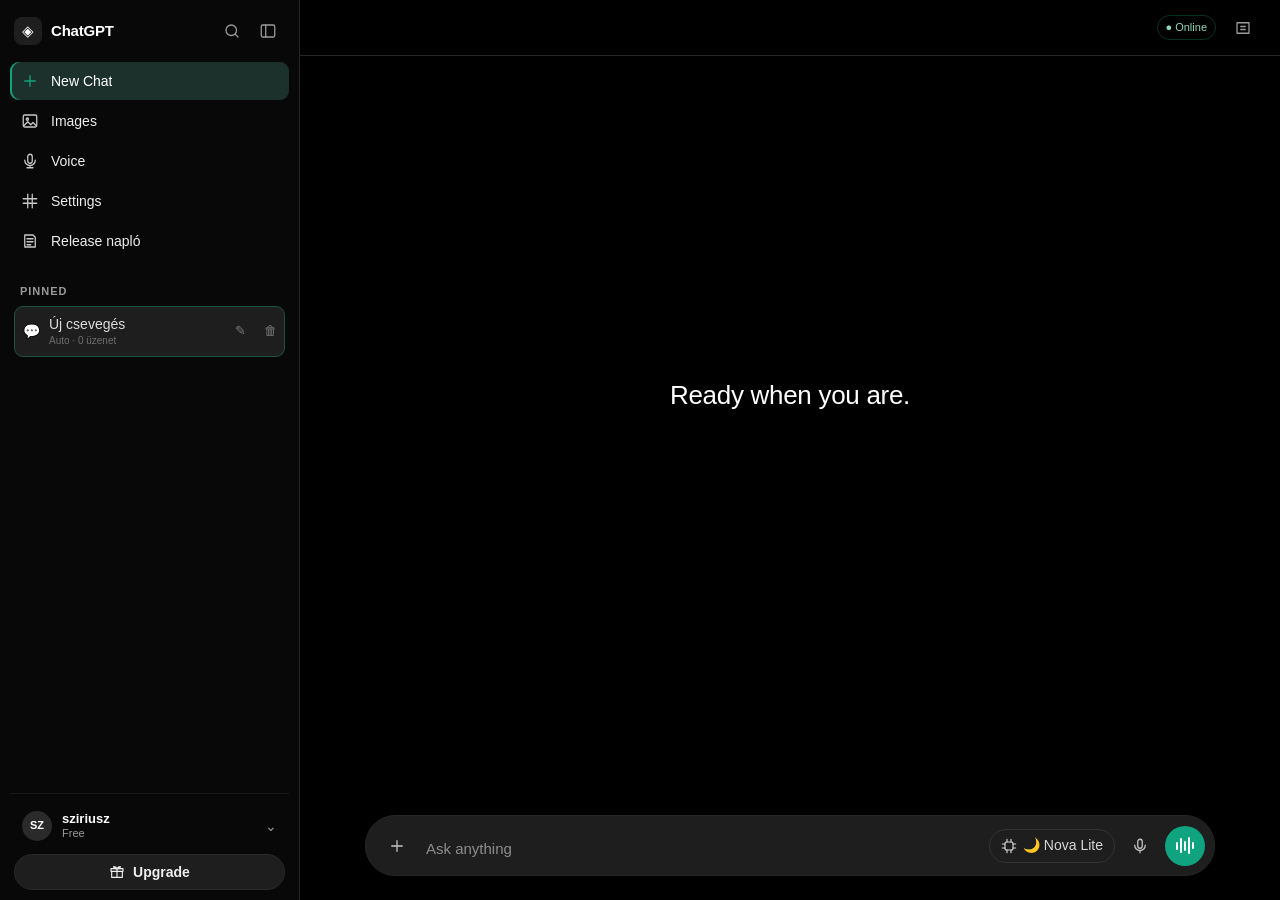
<file: index.html>
<!doctype html>
<html lang="hu">
<head>
  <meta charset="utf-8">
  <meta name="viewport" content="width=device-width, initial-scale=1, viewport-fit=cover">
  <meta name="theme-color" content="#000000">
  <meta name="description" content="Teljesen offline, helyben futó AI: csevegés, kód, beszéd és képfeldolgozás telefonra és gépre.">
  <meta name="robots" content="index, follow, max-image-preview:large">
  <title>Nexa AI – offline csevegés, kód, hang és kép</title>
  <link rel="canonical" href="https://sziriusz-blackalt.github.io/offline-ai/">
  <meta property="og:type" content="website">
  <meta property="og:title" content="Nexa AI – Offline Stúdió">
  <meta property="og:description" content="Helyben futó AI csevegésre, kódra, hangra és képekre – internet nélkül.">
  <meta property="og:url" content="https://sziriusz-blackalt.github.io/offline-ai/">
  <link rel="manifest" href="manifest.webmanifest">
  <link rel="icon" href="icons/icon.svg" type="image/svg+xml">
  <link rel="apple-touch-icon" href="icons/apple-touch-icon.png">
  <link rel="stylesheet" href="styles.css?v=1.5.11">
  <script type="importmap">
  {
    "imports": {
      "onnxruntime-common": "./vendor/onnxruntime-common/dist/esm/index.js",
      "onnxruntime-web/webgpu": "./vendor/ort/ort.webgpu.bundle.min.mjs"
    }
  }
  </script>
</head>
<body>
  <div class="app-shell">
    <div id="navBackdrop" class="sidebar-backdrop" hidden></div>

    <!-- DESKTOP SIDEBAR / MOBILE DRAWER -->
    <aside id="mainNav" class="sidebar" aria-label="Fő navigáció">
      <div class="sidebar-mobile-head">
        <span class="brand-mark">◈</span>
        <strong>Nexa AI</strong>
        <button id="menuClose" class="icon-btn" aria-label="Menü bezárása">×</button>
      </div>

      <div class="sidebar-top">
        <div class="brand">
          <span class="brand-mark">◈</span>
          <span class="brand-text">ChatGPT</span>
        </div>
        <div class="sidebar-top-actions">
          <button id="sidebarSearch" class="icon-btn" aria-label="Csevegések keresése" title="Keresés">
            <svg viewBox="0 0 24 24" aria-hidden="true"><circle cx="11" cy="11" r="7"></circle><path d="m20 20-3.5-3.5"></path></svg>
          </button>
          <button id="sidebarCollapse" class="icon-btn" aria-label="Oldalsáv összecsukása" title="Összecsukás">
            <svg viewBox="0 0 24 24" aria-hidden="true"><rect x="3" y="4" width="18" height="16" rx="2"></rect><path d="M9 4v16"></path></svg>
          </button>
        </div>
      </div>

      <div id="chatSearchWrap" class="chat-search-wrap">
        <input id="chatSearch" type="text" placeholder="Csevegések keresése…" autocomplete="off">
      </div>

      <nav class="side-nav">
        <button id="newChatBtn" class="side-item active">
          <span class="ico"><svg viewBox="0 0 24 24" aria-hidden="true"><path d="M12 5v14M5 12h14"></path></svg></span>
          <span class="side-label">New Chat</span>
        </button>
        <button class="side-item" data-view="image">
          <span class="ico"><svg viewBox="0 0 24 24" aria-hidden="true"><rect x="3" y="4" width="18" height="16" rx="2"></rect><circle cx="8.5" cy="9.5" r="1.5"></circle><path d="m4 18 5-5 4 4 3-3 4 4"></path></svg></span>
          <span class="side-label">Images</span>
        </button>
        <button class="side-item" data-view="voice">
          <span class="ico"><svg viewBox="0 0 24 24" aria-hidden="true"><rect x="9" y="3" width="6" height="12" rx="3"></rect><path d="M5 11a7 7 0 0 0 14 0M12 18v3M8 21h8"></path></svg></span>
          <span class="side-label">Voice</span>
        </button>
        <button class="side-item" data-view="settings">
          <span class="ico"><svg viewBox="0 0 24 24" aria-hidden="true"><path d="M9 3v6M15 3v6M9 15v6M15 15v6M3 9h6M15 9h6M3 15h6M15 15h6"></path><rect x="9" y="9" width="6" height="6" rx="1"></rect></svg></span>
          <span class="side-label">Settings</span>
        </button>
        <button class="side-item" data-view="release">
          <span class="ico"><svg viewBox="0 0 24 24" aria-hidden="true"><path d="M5 4h11l3 3v13H5z"></path><path d="M8 9h8M8 13h8M8 17h5"></path></svg></span>
          <span class="side-label">Release napló</span>
        </button>
      </nav>

      <div class="pinned-head">Pinned</div>
      <div id="chatList" class="pinned-list"></div>

      <div class="profile-wrap">
        <button id="profileBtn" class="profile" aria-expanded="false">
          <span class="profile-avatar">SZ</span>
          <span class="profile-meta"><b>sziriusz</b><small>Free</small></span>
          <span class="profile-caret">⌄</span>
        </button>
        <button id="upgradeBtn" class="upgrade-btn" title="Frissítés">
          <svg viewBox="0 0 24 24" aria-hidden="true"><path d="M4 11h16v9H4zM3 7h18v4H3zM12 7v13"></path><path d="M12 7c-3 0-5-1-5-3 2 0 4 1 5 3Zm0 0c3 0 5-1 5-3-2 0-4 1-5 3Z"></path></svg>
          <span>Upgrade</span>
        </button>
        <div id="profileMenu" class="pop-menu profile-menu" hidden>
          <button id="profileSettings" type="button">Beállítások</button>
          <button id="appearanceBtn" type="button">Kinézet</button>
          <button id="installBtn" class="btn btn-ghost" hidden>Telepítés</button>
          <a href="privacy.html" target="_blank" rel="noopener">Adatvédelem</a>
          <div class="profile-version">Nexa AI · <span id="version" data-version>v1.5.11</span></div>
        </div>
      </div>
    </aside>

    <!-- MAIN WORKSPACE -->
    <div class="workspace" data-wall="none">
      <header class="workspace-head">
        <button id="menuBtn" class="icon-btn menu-btn" aria-label="Menü megnyitása" aria-expanded="false" aria-controls="mainNav">
          <svg viewBox="0 0 24 24" aria-hidden="true"><path d="M4 7h16M4 12h16M4 17h16"></path></svg>
        </button>
        <div class="head-spacer"></div>
        <span id="netBadge" class="badge badge-online">● Online</span>
        <span id="tempBadge" class="temp-badge" hidden>Private</span>
        <button id="tempChatBtn" class="icon-btn" aria-label="Ideiglenes csevegés" aria-pressed="false" title="Ideiglenes csevegés">
          <svg viewBox="0 0 24 24" aria-hidden="true"><path d="M4 5h16v14H4z"></path><path d="M9 10h6M9 14h6"></path></svg>
        </button>
      </header>

      <main class="main">
        <!-- CHAT -->
        <section id="view-chat" class="view chat-view active">
          <div id="chatHeading" class="chat-heading" hidden>
            <h1 id="chatTitle">Új csevegés</h1>
            <p id="chatSubtitle" class="muted">Automatikus mód</p>
          </div>

          <div id="chatLog" class="chat-log" aria-live="polite">
            <div class="empty-state">Írj egy üzenetet, és a modell itt, a készülékeden válaszol.</div>
          </div>

          <div id="welcome" class="welcome">Ready when you are.</div>

          <div id="advancedPanel" class="advanced-panel" hidden>
            <label>Mód
              <select id="chatMode">
                <option value="auto" selected>Automatikus</option>
                <option value="chat">Csevegés</option>
                <option value="code">Kód</option>
              </select>
            </label>
            <label>Modell
              <select id="chatModel">
                <option value="chat" selected>✨ Nova · legjobb magyar (~570 MB)</option>
                <option value="lite">🌙 Nova Lite · telefonra ajánlott (~270 MB)</option>
                <option value="tiny">⚡ Szikra · gyors, de hibás (~117 MB)</option>
                <option value="nexa">🧠 Nexa HU · saját modell (~20–80 MB)</option>
                <option value="magyarusz">🇭🇺 Magyarusz · külön tanuló AI (~160 KB)</option>
                <option value="code">🔨 Forge · kódmodell (~555 MB)</option>
              </select>
              <small class="hint">Telefonon a Nova Lite az alapértelmezett: gyors és értelmes. A Szikra nagyon kicsi, magyarul gyakran hibás. A Magyarusz külön, tanuló magyar AI — először a Beállítások → Modellekben le kell tölteni. A Forge kódmodell a Modell menüben bárhol választható. A saját Nexa HU repo nevét a Beállításokban lehet felülírni.</small>
            </label>
            <label>Stílus
              <select id="chatStyle">
                <option value="hu">Magyar, rövid</option>
                <option value="general">Általános</option>
                <option value="translate">Fordító</option>
                <option value="summary">Összefoglaló</option>
              </select>
            </label>
            <label>Hőmérséklet <output id="tempOut">0.3</output>
              <input type="range" id="chatTemp" min="0" max="1" step="0.1" value="0.3">
            </label>
            <label>Tokenek <output id="tokensOut">128</output>
              <input type="range" id="chatTokens" min="64" max="512" step="64" value="128">
            </label>
            <div id="codeOptions" class="code-options" hidden>
              <label>Feladat
                <select id="codeMode">
                  <option value="write">Kód írása</option>
                  <option value="explain">Kód magyarázata</option>
                  <option value="fix">Hibakeresés</option>
                  <option value="review">Áttekintés</option>
                </select>
              </label>
              <label>Nyelv
                <select id="codeLang">
                  <option value="JavaScript">JavaScript</option>
                  <option value="Python">Python</option>
                  <option value="HTML/CSS">HTML/CSS</option>
                  <option value="C#">C#</option>
                  <option value="Java">Java</option>
                  <option value="SQL">SQL</option>
                </select>
              </label>
            </div>
            <button id="chatClear" type="button" class="btn btn-ghost advanced-clear">Jelenlegi törlése</button>
          </div>

          <div class="composer-wrap">
            <div id="plusMenu" class="pop-menu composer-menu" hidden>
              <button type="button" data-plus="new">Új csevegés</button>
              <button type="button" data-plus="image">Kép feltöltése</button>
              <button type="button" data-plus="voice">Hangfeltétel</button>
              <button type="button" data-plus="models">Modellek és beállítások</button>
              <button type="button" data-plus="advanced">Speciális beállítások</button>
            </div>
            <div id="modelMenu" class="pop-menu composer-menu" hidden></div>

            <form id="chatForm" class="composer">
              <button id="plusBtn" class="composer-icon" type="button" aria-label="Hozzáadás" title="Hozzáadás">
                <svg viewBox="0 0 24 24" aria-hidden="true"><path d="M12 5v14M5 12h14"></path></svg>
              </button>
              <textarea id="chatInput" rows="1" placeholder="Ask anything" autocomplete="off"></textarea>
              <button id="modelBtn" class="model-btn" type="button" aria-expanded="false" title="Modell választása" aria-label="Modell választása">
                <svg viewBox="0 0 24 24" aria-hidden="true"><rect x="6" y="6" width="12" height="12" rx="2"></rect><path d="M9 2v4M15 2v4M9 18v4M15 18v4M2 9h4M2 15h4M18 9h4M18 15h4"></path></svg>
                <span id="modelLabel">✨ Nova</span>
              </button>
              <button id="micBtn" class="composer-icon" type="button" aria-label="Mikrofon" title="Mikrofon">
                <svg viewBox="0 0 24 24" aria-hidden="true"><rect x="9" y="3" width="6" height="12" rx="3"></rect><path d="M5 11a7 7 0 0 0 14 0M12 18v3"></path></svg>
              </button>
              <button id="voiceBtn" class="voice-btn" type="button" aria-label="Hang utasítás" title="Hang utasítás">
                <span class="wave"><i></i><i></i><i></i><i></i><i></i></span>
                <span class="send-arrow">↑</span>
              </button>
              <button id="chatSend" class="send-hidden" type="submit">Küldés</button>
            </form>
          </div>
        </section>

        <!-- IMAGE -->
        <section id="view-image" class="view">
          <div class="view-head"><div><h1>Images</h1><p class="muted">Képek leírása, OCR és háttér eltávolítása.</p></div></div>
          <div class="grid-2">
            <article class="card">
              <h2>Kép leírása / OCR</h2>
              <label class="btn btn-ghost file-btn">Kép<input type="file" id="imgCaptionFile" accept="image/*" hidden></label>
              <div id="imgCaptionPreview" class="preview"></div>
              <button id="captionBtn" class="btn btn-primary">Leírás készítése</button>
              <textarea id="captionResult" rows="5" readonly></textarea>
            </article>
            <article class="card">
              <h2>Háttér eltávolítása</h2>
              <label class="btn btn-ghost file-btn">Portré<input type="file" id="imgMatteFile" accept="image/*" hidden></label>
              <div id="imgMattePreview" class="preview"></div>
              <button id="matteBtn" class="btn btn-primary">Háttér eltávolítása</button>
              <div id="matteResult" class="preview result"></div>
              <button id="matteDownload" class="btn btn-ghost" disabled>Átlátszó PNG</button>
            </article>
            <article class="card card-wide">
              <h2>Kérdezz a képről</h2>
              <label class="btn btn-ghost file-btn">Kép<input type="file" id="vlmFile" accept="image/*" hidden></label>
              <div id="vlmPreview" class="preview"></div>
              <div class="row">
                <input type="text" id="vlmQuestion" value="What is shown in this image?">
                <button id="vlmBtn" class="btn btn-primary">Kérdés</button>
              </div>
              <textarea id="vlmResult" rows="4" readonly></textarea>
            </article>
          </div>
        </section>

        <!-- VOICE -->
        <section id="view-voice" class="view">
          <div class="view-head"><div><h1>Voice</h1><p class="muted">Beszéd szöveggé, és szöveg beszéddé – minden a készüléken.</p></div></div>
          <div class="grid-2">
            <article class="card">
              <h2>Beszéd → szöveg</h2>
              <div class="row">
                <button id="recBtn" class="btn btn-primary">● Felvétel indítása</button>
                <label class="btn btn-ghost file-btn">Hangfájl<input type="file" id="asrFile" accept="audio/*" hidden></label>
              </div>
              <p id="recStatus" class="hint"></p>
              <label>Nyelv
                <select id="asrLang">
                  <option value="hungarian">Magyar</option>
                  <option value="english" selected>Angol</option>
                  <option value="german">Német</option>
                </select>
              </label>
              <textarea id="asrResult" rows="6" placeholder="A leírt szöveg itt jelenik meg…" readonly></textarea>
              <div class="row">
                <button id="asrCopy" class="btn btn-ghost">Másolás</button>
                <button id="asrToChat" class="btn btn-primary">Küldés csevegésbe</button>
              </div>
            </article>
            <article class="card">
              <h2>Szöveg → beszéd</h2>
              <label>Szöveg
                <textarea id="ttsText" rows="5" placeholder="Írd be, amit fel szeretnél olvasni…"></textarea>
              </label>
              <label>Hang
                <select id="ttsVoice">
                  <option value="F1">F1 · női</option>
                  <option value="M1">M1 · férfi</option>
                </select>
              </label>
              <button id="ttsBtn" class="btn btn-primary">Beszéd létrehozása</button>
              <p id="ttsStatus" class="hint"></p>
              <audio id="ttsAudio" controls hidden></audio>
              <button id="ttsDownload" class="btn btn-ghost" disabled>WAV letöltése</button>
            </article>
          </div>
        </section>

        <!-- SETTINGS -->
        <section id="view-settings" class="view">
          <div class="view-head"><div><h1>Settings</h1><p class="muted">Kinézet, futatás, modellek és telepítés.</p></div><div class="view-head-actions"><button id="backToChatBtn" class="btn btn-ghost" type="button">← Csevegés</button><span class="badge badge-online" data-version>v1.5.11</span></div></div>

          <div id="appearancePanel" class="settings-block">
            <div class="section-head"><h2>Kinézet</h2><span class="muted">A választás a készüléken marad.</span></div>
            <div class="skin-grid">
              <button type="button" class="skin-btn active" data-skin="obsidian"><span class="swatch swatch-obsidian"></span><b>Obszidián</b><small>tiszta fekete</small></button>
              <button type="button" class="skin-btn" data-skin="graphite"><span class="swatch swatch-graphite"></span><b>Grafit</b><small>puha szürke</small></button>
              <button type="button" class="skin-btn" data-skin="midnight"><span class="swatch swatch-midnight"></span><b>Éjfél</b><small>hű kék</small></button>
              <button type="button" class="skin-btn" data-skin="forest"><span class="swatch swatch-forest"></span><b>Erdő</b><small>mély zöld</small></button>
              <button type="button" class="skin-btn" data-skin="warm"><span class="swatch swatch-warm"></span><b>Meleg</b><small>barna arányok</small></button>
            </div>

            <div class="section-head sub"><h3>Beépített háttér</h3><span class="muted">Finom, nem zavaró minták.</span></div>
            <div class="wall-grid">
              <button type="button" class="wall-btn active" data-wall="none">Nincs</button>
              <button type="button" class="wall-btn" data-wall="aurora">Aurora</button>
              <button type="button" class="wall-btn" data-wall="dusk">Dusk</button>
              <button type="button" class="wall-btn" data-wall="forest">Forest</button>
              <button type="button" class="wall-btn" data-wall="graphite">Graphite</button>
            </div>

            <div class="section-head sub"><h3>Saját háttérkép</h3><span class="muted">A kép le lesz kicsinyítve és helyben tárolva.</span></div>
            <div class="appearance-controls">
              <label class="btn btn-ghost file-btn">Kép feltöltése<input type="file" id="bgFile" accept="image/*" hidden></label>
              <button type="button" id="bgClear" class="btn btn-ghost">Egyedi háttér törlése</button>
              <label>Sötétítés <output id="bgDimOut">72%</output>
                <input type="range" id="bgDim" min="0" max="90" step="2" value="72">
              </label>
              <label>Elmosás <output id="bgBlurOut">0 px</output>
                <input type="range" id="bgBlur" min="0" max="12" step="1" value="0">
              </label>
            </div>
            <div id="bgPreview" class="bg-preview"><span>Nincs egyedi háttér</span></div>
          </div>

          <div class="settings-block">
            <div class="section-head"><h2>Futtatás</h2><span class="muted">Telefonon alapból CPU/WASM a stabilitásért.</span></div>
            <div class="grid-2">
              <label>Eszköz
                <select id="deviceSelect">
                  <option value="auto">Automatikus</option>
                  <option value="webgpu">WebGPU</option>
                  <option value="wasm">CPU / WASM</option>
                </select>
              </label>
              <label>Pontosság
                <select id="dtypeSelect">
                  <option value="auto">Automatikus (ajánlott)</option>
                  <option value="q4">q4</option>
                  <option value="q4f16">q4f16</option>
                  <option value="q8">q8</option>
                </select>
              </label>
            </div>
            <p id="deviceHint" class="hint"></p>
            <button id="clearCacheBtn" class="btn btn-danger">Modellek törlése</button>
          </div>

          <div class="settings-block">
            <div class="section-head"><h2>Modellek</h2><button id="downloadAll" class="btn btn-primary">Összes letöltése</button></div>
            <div class="status-grid">
              <div class="stat"><span>Kapcsolat</span><strong id="statNet">–</strong></div>
              <div class="stat"><span>Hely használva</span><strong id="statStorage">–</strong></div>
              <div class="stat"><span>Futtatókörnyezet</span><strong id="statRuntime">–</strong></div>
              <div class="stat"><span>Gyorsítótár</span><strong id="statCache">–</strong></div>
            </div>
            <label class="switch-row">
              <input type="checkbox" id="offlineToggle">
              <span><b>Szigorú offline mód</b><br><small>Csak gyorsítótárból tölt modellt.</small></span>
            </label>
            <label>Saját Nexa modell repo (opcionális)
              <input id="nexaRepo" type="text" placeholder="alapértelmezett: sziriusz-blackalt/nexa-hu" autocomplete="off" spellcheck="false">
              <small class="hint">Üresen is működik: az alapértelmezett repót használja. Csak akkor írj be mást, ha saját repo-d van. A modell a csevegő Modell menüjéből választható.</small>
              <small class="hint">A Nexa HU súlyait a <a href="https://colab.research.google.com/github/sziriusz-blackalt/offline-ai/blob/main/nexa-model/nexa_scratch.ipynb" target="_blank" rel="noopener">Colab notebook</a> tanítja és tölti fel. Ha a Hugging Face fiók/repo még nem nyilvános, a letöltés <b>401 (unauthorized)</b> hibát ad — ez nem alkalmazáshiba.</small>
            </label>
            <div id="modelList" class="model-list"></div>
            <p class="hint">Először a ✨ Novát töltsd le: ez adja az értelmes magyar válaszokat. A ⚡ Szikra csak gyors próbákhoz jó, magyarul gyakran hibás.</p>
          </div>

          <div class="settings-block">
            <div class="section-head"><h2>Telepítés</h2></div>
            <p><a class="btn btn-primary" href="downloads/offline-ai.apk" download>⬇ Nexa AI APK</a></p>
            <p class="muted">Androidon ezt az APK-t telepítsd, és az alkalmazásfiókból indítsd. A böngésző „Hozzáadás a kezdőképernyőhöz” csak parancsikont létre.</p>
            <p class="hint">Régi „Offline AI Stúdió” esetén előbb távolítsd el.</p>
          </div>

          <div class="settings-block">
            <button id="settingsReleaseBtn" class="btn btn-ghost" type="button">📋 Release napló megnyitása</button>
          </div>
        </section>

        <!-- RELEASE LOG – saját fül a bal oldalsávban -->
        <section id="view-release" class="view">
          <div class="view-head"><div><h1>Release napló</h1><p class="muted">Minden kiadás röviden, a legrégebbitől az újig.</p></div><div class="view-head-actions"><button id="releaseBackBtn" class="btn btn-ghost" type="button">← Csevegés</button><span class="badge badge-online" data-version>v1.5.11</span></div></div>
          <div class="settings-block">
            <div class="section-head"><h2>Kiadások</h2><span class="muted">A teljes napló a CHANGELOG.md fájlban is elérhető.</span></div>
            <details open>
              <summary>Kiadások megjelenítése / összecsukása</summary>
              <div class="release-log">
                <div class="release-item"><b>v1.5.11</b><time>2026-11-27</time><p>Pontosított offline gyorsítótár-ellenőrzés: a képi és hangmodelleknél (például a képről kérdező Látó és a Suttogó) most minden súlyfájltípust felismer, és nem kér számon opcionális konfigfájlokat. Így a már letöltött modell akkor is használható marad internet nélkül, ha a gyorsítótárban nincs külön generálási beállítás.</p></div>
                <div class="release-item"><b>v1.5.10</b><time>2026-11-27</time><p>Javítva a „le van töltve a modell, mégse használható internet nélkül” hiba: a hálózatot most a tényleges kapcsolat és a szigorú offline kapcsoló együtt vezérli, így a már gyorsítótárazott súlyok mindig betöltődnek, és offline nem indul letöltés. A modell állapotát a teljes fájlkészlet alapján ellenőrzi az app, egy korábbi verziójú Magyarusz tudáscsomagot pedig változatlanul felismer.</p></div>
                <div class="release-item"><b>v1.5.9</b><time>2026-11-27</time><p>Új, opcionálisan letölthető Magyarusz tudáscsomag: <b>107 892 magyar szó és fogalom</b> a Magyar Wikipédiából, a Magyar WordNetből és egy magyar helyesírási szótárból. „Mi az a sakk?”, „Ki volt Mátyás király?” és hasonló kérdésekre offline is magyarázatot ad. A csomag a Beállítások → Modellekben külön Adatcsomagként jelenik meg, és nem kerül a chatmodell-listába. Online az első kérdésnél magától betöltődik; szigorú offline módban nem indul letöltés.</p></div>
                <div class="release-item"><b>v1.5.8</b><time>2026-11-27</time><p>Offline módban, ha a kiválasztott modell nincs letöltve, az app automatikusan a legjobb elérhetőre vált, és a választás is megváltozik. Internet esetén bármelyik modell első üzenetre magától betöltődik, külön Letöltés gomb nélkül. A Magyarusz most Flappy Birdöt, beszélgető appot, sakkot, Snake-et, memóriajátékot, kvízt, jegyzetappot és rajzolót is ír — mindegyik egyetlen, futtatható HTML fájl; ismeretlen appnévre is ad működő alapot.</p></div>
                <div class="release-item"><b>v1.5.7</b><time>2026-11-27</time><p>A Magyarusz kódblokkjában a gomb sorrendje Futtatás – Mentés – Másolás; a futtatás eredménye középen, egy külön alkalmazásablakban nyílik meg. A Magyarusz szótára magyar Wikipédia-cikkekből származó ismeretekkel bővült, és új kódgenerálási sablonokat kapott (például szivárványos számológép).</p></div>
                <div class="release-item"><b>v1.5.6</b><time>2026-11-27</time><p>A képi modellek a kiválasztott képfájlt közvetlenül olvassák be, nem blob URL-en keresztül — ez megszünteti a „Failed to fetch” hibát. Szigorú offline módban a már letöltött súlyok a Hugging Face URL-ről kerülnek elő, és a képi modellek letöltése előtt egyértelmű magyar útmutatás jelenik meg. A Release napló saját fülként érhető el a bal oldalsávban.</p></div>
                <div class="release-item"><b>v1.5.5</b><time>2026-11-27</time><p>A kódgenerálás most egyetlen dobozban jelenik meg: a teljes kód egy kattintással másolható (vágólap tartalék megoldással), fájlba menthető, és a JavaScript/HTML kód a kód alatt, helyben fut le úgy, hogy a kód maga is látható marad. A Magyarusz kódjai ettől kezdve ugyanígy jelennek meg.</p></div>
                <div class="release-item"><b>v1.5.4</b><time>2026-11-27</time><p>Az 555 MB-os Forge (és a Nova) letöltése több nem példányosítja a modellt a memóriában, csak a fájlokat teszi a gyorsítótárba — telefonon így nem záródik be a lap. Egyértelmű hiba üzenet, ha nincs internet vagy kevés a tárhely.</p></div>
                <div class="release-item"><b>v1.5.3</b><time>2026-11-26</time><p>Új, külön letölthető modell: a 🇭🇺 Magyarusz — tanuló magyar AI, ami kódot ír és tanítható. A Forge most a Modell menüben is kiválasztható. A csevegés felső és alsó sávja ragasztva marad, a beépített hátterek (Forest, Aurora, Dusk, Graphite) valódi képek. Offline, telefonon a lassú Nova/Forge helyett egy már letöltött gyors modell válaszol.</p></div>
                <div class="release-item"><b>v1.5.2</b><time>2026-11-26</time><p>A Beállításokból „← Csevegés” gombbal térhetsz vissza a meglévő beszélgetéshez, és az oldalsávról is azonnal a chat nézetbe vált egy régi csevegés kiválasztása.</p></div>
                <div class="release-item"><b>v1.5.1</b><time>2026-11-26</time><p>A Hugging Face 401/unauthorized hibája helyett érthető magyar útmutatás jelenik meg, és a Beállításokban is látszik, hogy a Nexa HU repo előbb létrejön a Colab notebookból.</p></div>
                <div class="release-item"><b>v1.5.0</b><time>2026-11-26</time><p>Ha van internet, bármelyik modell használható: az első üzenetnél igény szerint letölti a súlyokat, haladással a buborékban. Szigorú offline módban vagy hálózat nélkül továbbra is csak gyorsítótárazott modellt használ.</p></div>
                <div class="release-item"><b>v1.4.9</b><time>2026-11-26</time><p>A saját Nexa HU repo beállítása nélkül is választható. Látható verziójelvény, teljes release napló az appban és a CHANGELOG.md fájlban.</p></div>
                <div class="release-item"><b>v1.4.8</b><time>2026-11-26</time><p>A saját modell mindig megjelenik a csevegő Modell menüjében, egyértelmű letöltési útmutatással.</p></div>
                <div class="release-item"><b>v1.4.7</b><time>2026-11-26</time><p>Nincs rejtett tokenkorlát: a válasz a beállított hosszig ír. Csiszolt két szakaszú és nulláról tanító notebookok.</p></div>
                <div class="release-item"><b>v1.4.6</b><time>2026-11-26</time><p>A válaszidőzítő eltűnt, a modell teljes válaszokat ír. Megjelent a két szakaszú magyar tanítási terv.</p></div>
                <div class="release-item"><b>v1.4.5</b><time>2026-11-25</time><p>30 másodperces telefonos válaszkeret, q4f16 Nova Lite, rövid rendszerüzenet. Ezt a korlátot a v1.4.6 eltávolította.</p></div>
                <div class="release-item"><b>v1.4.4</b><time>2026-11-25</time><p>A modellválasztó modellneveket mutat, nem gyorsválasz-módokat.</p></div>
                <div class="release-item"><b>v1.4.3</b><time>2026-11-25</time><p>A betöltött modell tétlenségig a memóriában marad, így a következő kérdés gyorsabb.</p></div>
                <div class="release-item"><b>v1.4.2</b><time>2026-11-25</time><p>A tényleges súlyfájl ellenőrzése tartalékmodell váltás előtt; küldéskor nem indul automatikus letöltés.</p></div>
                <div class="release-item"><b>v1.4.1</b><time>2026-11-25</time><p>Gyorsabb telefonos út: q4f16 letöltések, Nova Lite alapértelmezés, nincs észrevétlen modellletöltés.</p></div>
                <div class="release-item"><b>v1.4.0</b><time>2026-11-25</time><p>Saját Nexa HU finomhangolási folyamat és konfigurálható egyedi modell. Dokumentáció- és notebook-javítások.</p></div>
                <div class="release-item"><b>v1.3.3</b><time>2026-11-24</time><p>A Qwen3 üres válaszainak javítása automatikus újrapróbálással.</p></div>
                <div class="release-item"><b>v1.3.2</b><time>2026-11-24</time><p>Egyértelműbb modell-útmutatás és válaszminőségi javítások.</p></div>
                <div class="release-item"><b>v1.3.1</b><time>2026-11-24</time><p>Jobb modellalapértelmezések, egyszerűbb utasítások, új adatvédelmi oldal.</p></div>
                <div class="release-item"><b>v1.3.0</b><time>2026-11-24</time><p>Skinnek, háttérképek, gyorsabb mobil csevegés és összeomlásjavítások.</p></div>
                <div class="release-item"><b>v1.2.2</b><time>2026-11-24</time><p>Reszponzív elrendezés verziózott CSS/JS fájlokkal a gyorsítótár frissítéséhez.</p></div>
                <div class="release-item"><b>v1.2.1</b><time>2026-11-24</time><p>ChatGPT-szerű reszponzív elrendezés.</p></div>
                <div class="release-item"><b>v1.2.0</b><time>2026-11-24</time><p>Csevegési munkamenetek, biztonságosabb generálás és valódi APK telepítés.</p></div>
                <div class="release-item"><b>v1.1.2</b><time>2026-11-24</time><p>Barátságos modellnevek: Szikra, Nova, Forge, Suttogó, Szirén, Látó, Olló, Látnok.</p></div>
                <div class="release-item"><b>v1.1.1</b><time>2026-11-24</time><p>A Telepítés gomb valódi, aláírt APK-t tölt le.</p></div>
                <div class="release-item"><b>v1.1.0</b><time>2026-11-24</time><p>Az alkalmazás neve Nexa AI lett.</p></div>
                <div class="release-item"><b>v1.0.8</b><time>2026-11-24</time><p>Letölthető APK-link hozzáadása.</p></div>
                <div class="release-item"><b>v1.0.7</b><time>2026-11-24</time><p>Mobil CSS frissítése új shell-cache verzióval.</p></div>
                <div class="release-item"><b>v1.0.6</b><time>2026-11-24</time><p>Nagyobb érintőfelületek, safe-area támogatás, nincs túlcsordulás mobilon.</p></div>
                <div class="release-item"><b>v1.0.5</b><time>2026-11-24</time><p>Első teljes offline PWA: SEO meta, robots.txt, sitemap.xml és állandó GitHub Pages URL.</p></div>
              </div>
            </details>
          </div>
        </section>
      </main>
    </div>
  </div>

  <div id="toast" class="toast" role="status" aria-live="polite"></div>
  <script type="module" src="app.js?v=1.5.11"></script>
</body>
</html>
</file>
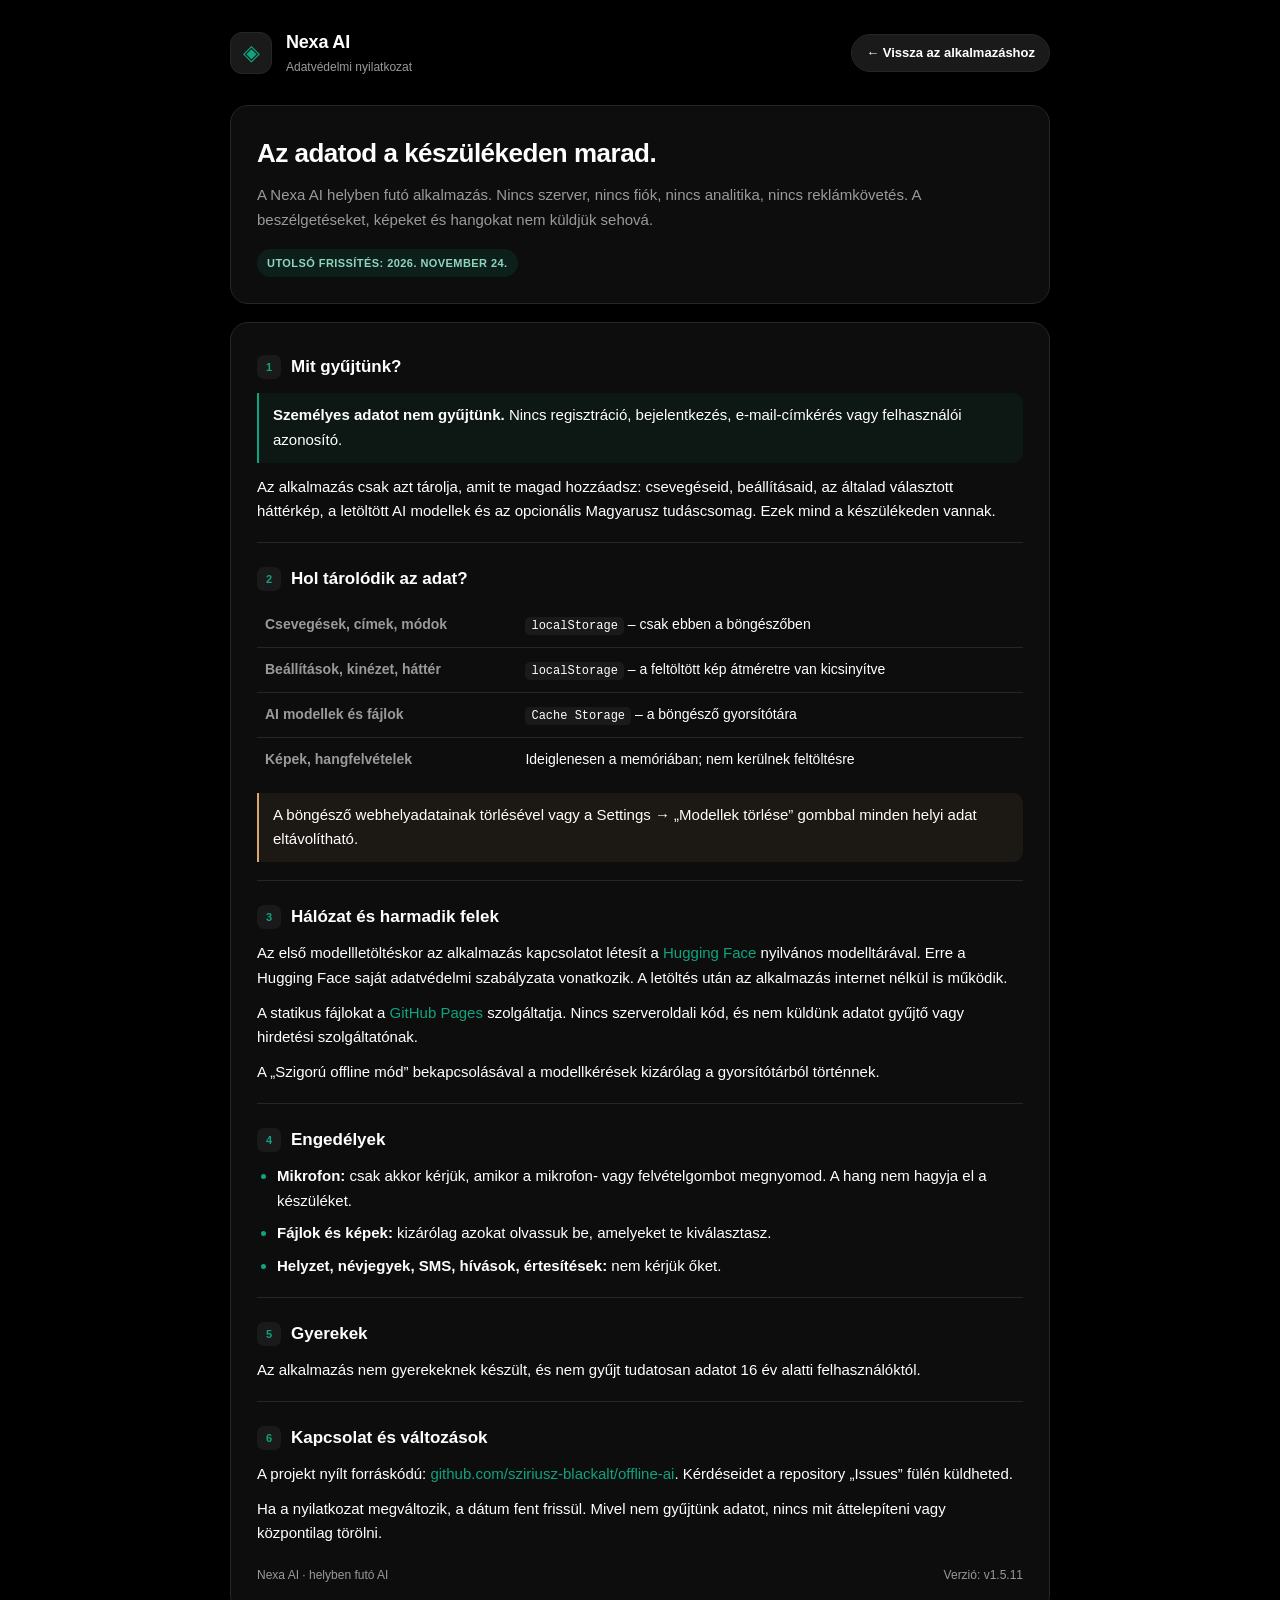
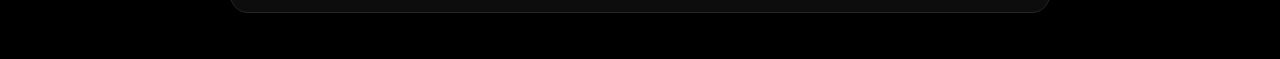
<file: privacy.html>
<!doctype html>
<html lang="hu">
<head>
  <meta charset="utf-8">
  <meta name="viewport" content="width=device-width, initial-scale=1, viewport-fit=cover">
  <meta name="theme-color" content="#000000">
  <meta name="robots" content="index,follow">
  <title>Adatvédelem – Nexa AI</title>
  <link rel="icon" href="icons/icon.svg" type="image/svg+xml">
  <style>
    :root {
      --bg: #000000;
      --card: #0d0d0d;
      --surface: #1a1a1a;
      --border: #262626;
      --text: #ffffff;
      --muted: #9a9a9a;
      --accent: #10a37f;
      --font: ui-sans-serif, -apple-system, BlinkMacSystemFont, "Segoe UI", Roboto, Helvetica, Arial, sans-serif;
    }
    * { box-sizing: border-box; }
    html, body { margin: 0; min-height: 100%; background: var(--bg); }
    body {
      color: var(--text);
      font-family: var(--font);
      font-size: 15px;
      line-height: 1.65;
      -webkit-font-smoothing: antialiased;
      overflow-x: hidden;
    }
    a { color: var(--accent); text-decoration: none; }
    a:hover { text-decoration: underline; }
    .page {
      max-width: 860px;
      margin: 0 auto;
      padding: calc(28px + env(safe-area-inset-top)) 20px calc(48px + env(safe-area-inset-bottom));
    }
    .top {
      display: flex;
      align-items: center;
      gap: 14px;
      margin-bottom: 28px;
    }
    .brand-mark {
      width: 42px; height: 42px; border-radius: 12px;
      display: grid; place-items: center;
      background: var(--surface); border: 1px solid var(--border);
      color: var(--accent); font-size: 22px; flex: 0 0 auto;
    }
    .brand-text strong { display: block; font-size: 18px; letter-spacing: -.2px; }
    .brand-text small { display: block; color: var(--muted); font-size: 12px; }
    .back {
      margin-left: auto;
      display: inline-flex; align-items: center; gap: 7px;
      min-height: 38px; padding: 0 14px; border-radius: 999px;
      background: var(--surface); border: 1px solid var(--border);
      color: var(--text); font-size: 13px; font-weight: 600;
    }
    .back:hover { background: #242424; text-decoration: none; }
    .hero {
      background: var(--card);
      border: 1px solid var(--border);
      border-radius: 18px;
      padding: 26px;
      margin-bottom: 18px;
    }
    .hero h1 { margin: 0 0 8px; font-size: 26px; letter-spacing: -.5px; }
    .hero p { margin: 0; color: var(--muted); }
    .updated {
      display: inline-block; margin-top: 16px; padding: 5px 10px;
      border-radius: 999px; background: rgba(16,163,127,.12);
      color: #8fd6bd; font-size: 11px; font-weight: 700;
      letter-spacing: .04em; text-transform: uppercase;
    }
    .doc {
      background: var(--card);
      border: 1px solid var(--border);
      border-radius: 18px;
      padding: 8px 26px 26px;
    }
    section { padding-top: 22px; }
    section + section { border-top: 1px solid var(--border); margin-top: 18px; }
    h2 {
      margin: 0 0 10px; font-size: 17px; font-weight: 600;
      display: flex; align-items: center; gap: 10px;
    }
    h2 .num {
      width: 24px; height: 24px; border-radius: 7px;
      display: grid; place-items: center;
      background: var(--surface); color: var(--accent);
      font-size: 11px; font-weight: 700; flex: 0 0 auto;
    }
    p { margin: 0 0 10px; }
    ul { margin: 8px 0 0; padding-left: 20px; }
    li { margin-bottom: 8px; }
    li::marker { color: var(--accent); }
    .good {
      border-left: 2px solid var(--accent);
      padding: 10px 14px;
      background: rgba(16,163,127,.07);
      border-radius: 0 10px 10px 0;
      margin: 12px 0;
    }
    .warn {
      border-left: 2px solid #d9a86a;
      padding: 10px 14px;
      background: rgba(217,168,106,.07);
      border-radius: 0 10px 10px 0;
      margin: 12px 0;
    }
    .kv {
      width: 100%; border-collapse: collapse; margin-top: 10px;
      font-size: 14px;
    }
    .kv th, .kv td {
      text-align: left; padding: 10px 8px;
      border-bottom: 1px solid var(--border); vertical-align: top;
    }
    .kv th { width: 34%; color: var(--muted); font-weight: 600; }
    .kv tr:last-child th, .kv tr:last-child td { border-bottom: 0; }
    code {
      font-family: ui-monospace, SFMono-Regular, Consolas, monospace;
      font-size: 12px; background: var(--surface);
      padding: 2px 6px; border-radius: 5px;
    }
    .footer {
      margin-top: 20px; color: var(--muted); font-size: 12px;
      display: flex; flex-wrap: wrap; gap: 12px; justify-content: space-between;
    }
    @media (max-width: 767px) {
      .page { padding-left: 14px; padding-right: 14px; }
      .hero, .doc { padding-left: 18px; padding-right: 18px; }
      .top { flex-wrap: wrap; }
      .back { margin-left: 0; }
      .kv th { width: 42%; }
    }
  </style>
</head>
<body>
  <div class="page">
    <div class="top">
      <div class="brand-mark">◈</div>
      <div class="brand-text">
        <strong>Nexa AI</strong>
        <small>Adatvédelmi nyilatkozat</small>
      </div>
      <a class="back" href="index.html">← Vissza az alkalmazáshoz</a>
    </div>

    <div class="hero">
      <h1>Az adatod a készülékeden marad.</h1>
      <p>A Nexa AI helyben futó alkalmazás. Nincs szerver, nincs fiók, nincs analitika, nincs reklámkövetés. A beszélgetéseket, képeket és hangokat nem küldjük sehová.</p>
      <span class="updated">Utolsó frissítés: 2026. november 24.</span>
    </div>

    <div class="doc">
      <section>
        <h2><span class="num">1</span>Mit gyűjtünk?</h2>
        <div class="good"><b>Személyes adatot nem gyűjtünk.</b> Nincs regisztráció, bejelentkezés, e-mail-címkérés vagy felhasználói azonosító.</div>
        <p>Az alkalmazás csak azt tárolja, amit te magad hozzáadsz: csevegéseid, beállításaid, az általad választott háttérkép, a letöltött AI modellek és az opcionális Magyarusz tudáscsomag. Ezek mind a készülékeden vannak.</p>
      </section>

      <section>
        <h2><span class="num">2</span>Hol tárolódik az adat?</h2>
        <table class="kv">
          <tr><th>Csevegések, címek, módok</th><td><code>localStorage</code> – csak ebben a böngészőben</td></tr>
          <tr><th>Beállítások, kinézet, háttér</th><td><code>localStorage</code> – a feltöltött kép átméretre van kicsinyítve</td></tr>
          <tr><th>AI modellek és fájlok</th><td><code>Cache Storage</code> – a böngésző gyorsítótára</td></tr>
          <tr><th>Képek, hangfelvételek</th><td>Ideiglenesen a memóriában; nem kerülnek feltöltésre</td></tr>
        </table>
        <p class="warn">A böngésző webhelyadatainak törlésével vagy a Settings → „Modellek törlése” gombbal minden helyi adat eltávolítható.</p>
      </section>

      <section>
        <h2><span class="num">3</span>Hálózat és harmadik felek</h2>
        <p>Az első modellletöltéskor az alkalmazás kapcsolatot létesít a <a href="https://huggingface.co/" target="_blank" rel="noopener">Hugging Face</a> nyilvános modelltárával. Erre a Hugging Face saját adatvédelmi szabályzata vonatkozik. A letöltés után az alkalmazás internet nélkül is működik.</p>
        <p>A statikus fájlokat a <a href="https://pages.github.com/" target="_blank" rel="noopener">GitHub Pages</a> szolgáltatja. Nincs szerveroldali kód, és nem küldünk adatot gyűjtő vagy hirdetési szolgáltatónak.</p>
        <p>A „Szigorú offline mód” bekapcsolásával a modellkérések kizárólag a gyorsítótárból történnek.</p>
      </section>

      <section>
        <h2><span class="num">4</span>Engedélyek</h2>
        <ul>
          <li><b>Mikrofon:</b> csak akkor kérjük, amikor a mikrofon- vagy felvételgombot megnyomod. A hang nem hagyja el a készüléket.</li>
          <li><b>Fájlok és képek:</b> kizárólag azokat olvassuk be, amelyeket te kiválasztasz.</li>
          <li><b>Helyzet, névjegyek, SMS, hívások, értesítések:</b> nem kérjük őket.</li>
        </ul>
      </section>

      <section>
        <h2><span class="num">5</span>Gyerekek</h2>
        <p>Az alkalmazás nem gyerekeknek készült, és nem gyűjt tudatosan adatot 16 év alatti felhasználóktól.</p>
      </section>

      <section>
        <h2><span class="num">6</span>Kapcsolat és változások</h2>
        <p>A projekt nyílt forráskódú: <a href="https://github.com/sziriusz-blackalt/offline-ai" target="_blank" rel="noopener">github.com/sziriusz-blackalt/offline-ai</a>. Kérdéseidet a repository „Issues” fülén küldheted.</p>
        <p>Ha a nyilatkozat megváltozik, a dátum fent frissül. Mivel nem gyűjtünk adatot, nincs mit áttelepíteni vagy központilag törölni.</p>
      </section>

      <div class="footer">
        <span>Nexa AI · helyben futó AI</span>
        <span>Verzió: v1.5.11</span>
      </div>
    </div>
  </div>
</body>
</html>
</file>
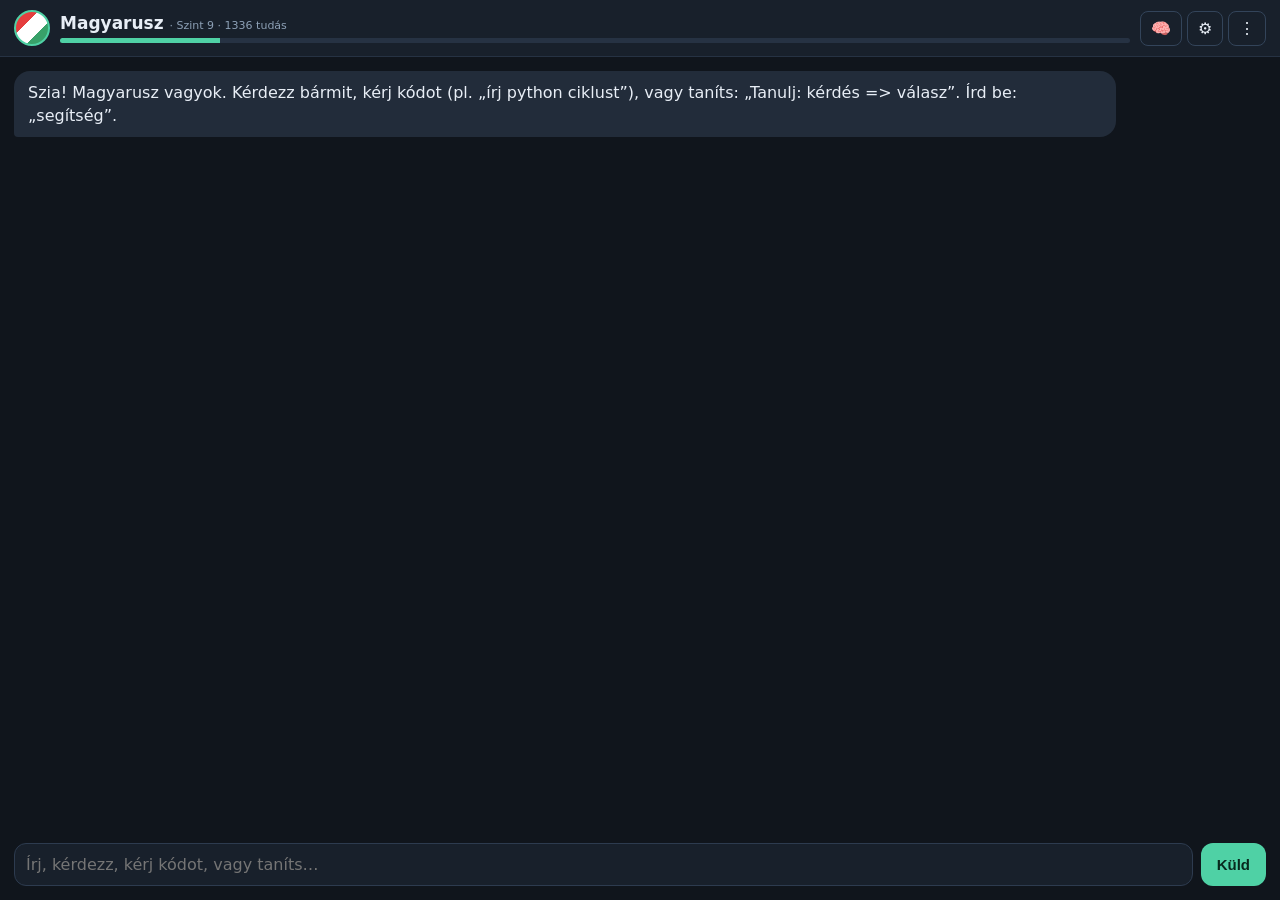
<file: ai/magyarusz.html>
<!doctype html>
<html lang="hu">
<head>
<meta charset="utf-8">
<meta name="viewport" content="width=device-width, initial-scale=1, viewport-fit=cover">
<title>Magyarusz</title>
<style>
  :root{--bg:#10151c;--panel:#18202b;--me:#2b6cb0;--bot:#222c3a;--txt:#e8eef6;--mut:#8da0b6;--acc:#4fd1a5}
  *{box-sizing:border-box;-webkit-tap-highlight-color:transparent}
  html,body{height:100%;margin:0}
  body{background:var(--bg);color:var(--txt);font-family:system-ui,-apple-system,Segoe UI,Roboto,sans-serif;display:flex;flex-direction:column}
  header{display:flex;align-items:center;gap:10px;padding:10px 14px;padding-top:max(10px,env(safe-area-inset-top));background:var(--panel);border-bottom:1px solid #263243}
  .logo{width:36px;height:36px;border-radius:50%;flex:none;background:linear-gradient(135deg,#e53e3e 33%,#fff 33% 66%,#38a169 66%);border:2px solid var(--acc)}
  .ttl{flex:1;min-width:0}
  .ttl h1{font-size:17px;margin:0}
  .xp{height:5px;background:#263243;border-radius:3px;margin-top:5px;overflow:hidden}
  .xp i{display:block;height:100%;background:var(--acc);width:0;transition:width .4s}
  .ttl small{color:var(--mut);font-size:11px;font-weight:400}
  .hb button{background:none;border:1px solid #33445a;color:var(--txt);border-radius:8px;padding:7px 10px;font-size:16px}
  #warn{display:none;background:#744210;color:#fefcbf;font-size:12px;padding:6px 14px}
  #chat{flex:1;overflow-y:auto;padding:14px;display:flex;flex-direction:column;gap:8px}
  .wrap{display:flex;flex-direction:column;max-width:88%;min-width:0}
  .wrap.me{align-self:flex-end}.wrap.bot{align-self:flex-start}
  .msg{padding:10px 14px;border-radius:16px;line-height:1.45;white-space:pre-wrap;word-wrap:break-word;min-width:0}
  .bot .msg{background:var(--bot);border-bottom-left-radius:4px}
  .me .msg{background:var(--me);border-bottom-right-radius:4px}
  .code{background:#0b0f14;border:1px solid #2d3b4f;border-radius:10px;margin:6px 0;overflow:hidden;white-space:normal}
  .ch{display:flex;justify-content:space-between;align-items:center;padding:4px 10px;background:#141b24;color:var(--mut);font-size:12px}
  .ch button{background:none;border:1px solid #33445a;color:var(--txt);border-radius:6px;padding:3px 8px;font-size:12px}
  .code pre{margin:0;padding:10px;overflow-x:auto;font:13px/1.45 ui-monospace,Menlo,Consolas,monospace;white-space:pre;color:#cfe3ff}
  .note{font-size:11px;color:var(--mut);margin:3px 0 0 6px}
  .fb{display:flex;gap:6px;margin:3px 0 0 4px}
  .fb button{background:none;border:0;font-size:15px;opacity:.55;padding:2px 6px}
  .fb button.on{opacity:1}
  form{display:flex;gap:8px;padding:8px 14px;padding-bottom:max(14px,env(safe-area-inset-bottom))}
  textarea{flex:1;background:var(--panel);border:1px solid #2d3b4f;color:var(--txt);border-radius:12px;padding:11px;font-size:16px;outline:none;resize:none;max-height:110px;font-family:inherit}
  textarea:focus{border-color:var(--acc)}
  form button{background:var(--acc);color:#07281d;border:0;border-radius:12px;padding:0 16px;font-weight:700;font-size:15px}
  dialog{background:var(--panel);color:var(--txt);border:1px solid #2d3b4f;border-radius:14px;width:min(520px,94vw);max-height:80vh;padding:14px;overflow:auto}
  dialog::backdrop{background:#000a}
  dialog h2{margin:0 0 8px;font-size:17px}
  .item{padding:7px 0;border-bottom:1px solid #263243;font-size:13px;display:flex;gap:8px}
  .item div{flex:1;min-width:0;word-wrap:break-word}.item b{color:var(--acc)}
  .item button{background:none;border:0;color:#fc8181;font-size:16px}
  .row{display:flex;gap:8px;margin-top:12px;flex-wrap:wrap}
  .row button,.row label{background:var(--bot);border:1px solid #33445a;color:var(--txt);border-radius:8px;padding:9px 12px;font-size:14px}
  .hint{color:var(--mut);font-size:12px;margin-top:8px}
  .ch .bs{display:flex;gap:6px}
  dialog#drun{width:min(960px,94vw);height:min(78vh,760px);max-width:none;max-height:none;padding:0;border:1px solid #33445a;border-radius:14px;background:#0b0f14;box-shadow:0 24px 80px #000a;display:none;flex-direction:column;overflow:hidden}
  dialog#drun[open]{display:flex}
  dialog#drun::backdrop{background:rgba(0,0,0,.66)}
  #drun .rh{display:flex;justify-content:space-between;align-items:center;padding:8px 12px;background:#141b24;font-size:14px}
  #drun .rh button{background:var(--bot);border:1px solid #33445a;color:var(--txt);border-radius:8px;padding:6px 12px;font-size:14px}
  #frame{flex:1;border:0;background:#0b0f14;width:100%}
  dialog input:not([type=checkbox]){width:100%;background:var(--bg);border:1px solid #2d3b4f;color:var(--txt);border-radius:8px;padding:8px;margin:4px 0 8px;font-size:14px}
</style>
</head>
<body>
<header>
  <div class="logo"></div>
  <div class="ttl"><h1>Magyarusz <small id="lvl"></small></h1><div class="xp"><i id="xp"></i></div></div>
  <div class="hb"><button id="kb" type="button">🧠</button> <button id="ai" type="button">⚙</button> <button id="mn" type="button">⋮</button></div>
</header>
<div id="warn">A böngésző nem engedi a tárolást, ezért gyakran használd a Mentés gombot (⋮).</div>
<div id="chat"></div>
<form id="f">
  <textarea id="in" rows="1" placeholder="Írj, kérdezz, kérj kódot, vagy taníts…"></textarea>
  <button id="send" type="button">Küld</button>
</form>

<dialog id="dkb"><h2>Amit tud</h2><div id="list"></div><div class="row"><button id="ck" type="button">Bezár</button></div></dialog>
<dialog id="drun">
  <div class="rh"><span id="rtitle">Futó program</span><span><button id="rreload" type="button">↻</button> <button id="rclose" type="button">Bezár</button></span></div>
  <iframe id="frame" sandbox="allow-scripts allow-modals allow-forms allow-popups"></iframe>
</dialog>
<dialog id="dai">
  <h2>Külső AI (opcionális)</h2>
  <div class="hint">Ha nem tud valamit, vagy bonyolultabb kódot kérsz, megkérdezhet egy valódi modellt, ami a saját gépeden fut (Ollama). Amit jónak találsz, azt a 👍 gombbal megtanulja.</div>
  <div class="row"><label><input type="checkbox" id="aion"> Bekapcsolva</label></div>
  Cím <input id="aiurl" autocapitalize="off" autocorrect="off">
  Modell <input id="aimodel" autocapitalize="off" autocorrect="off">
  <div class="row"><button id="aitest" type="button">Próba</button><button id="aisave" type="button">Mentés</button><button id="aiclose" type="button">Bezár</button></div>
  <div class="hint" id="aistat"></div>
  <div class="hint">A számítógépen: ollama pull qwen2.5-coder:7b, majd az OLLAMA_HOST=0.0.0.0 és OLLAMA_ORIGINS=* környezeti változók beállítása és az Ollama újraindítása. A telefon és a gép ugyanazon a Wi-Fin legyen. A cím: http://a-gep-ip-cime:11434</div>
</dialog>
<dialog id="dmn">
  <h2>Mentés és visszaállítás</h2>
  <div class="hint">Az agya csak ezen a telefonon van. A Mentés egy fájlba menti, hogy ne vesszen el, ha a böngésző törli az adatokat.</div>
  <div class="row">
    <button id="exp" type="button">💾 Mentés fájlba</button>
    <label>📂 Betöltés<input id="imp" type="file" accept=".json,application/json" hidden></label>
    <button id="clr" type="button">Beszélgetés törlése</button>
  </div>
  <div class="hint">Tanítás: „Tanulj: kérdés => válasz”. A válasz lehet kód is. Ha valamit nem tud, kérdez, és a következő üzeneted lesz a válasz. A 👍 és 👎 gombokkal javíthatod a válaszait.</div>
  <div class="row"><button id="cm" type="button">Bezár</button></div>
</dialog>

<script>
(function(){
  const $ = s => document.querySelector(s);
  const KEY = 'magyarusz_agy_v1';
  const SEED_V = 5;
  const FENCE = '\x60\x60\x60';
  const PACK_URL = './magyarusz-pack.js?v=1.5.11';
  const S1 = '<scr'+'ipt>', S2 = '<\/scr'+'ipt>';

  let storageOK = true;
  try{ localStorage.setItem('_t','1'); localStorage.removeItem('_t'); }catch(e){ storageOK = false; $('#warn').style.display='block'; }
  try{ navigator.storage && navigator.storage.persist && navigator.storage.persist(); }catch(e){}

  /* ---------- Alap tudás ---------- */
  const seed = () => [
    // társalgás
    ['szia','Szia {nev}! Miben segíthetek?'],['hello','Szia {nev}! Örülök, hogy írtál.'],['hali','Szió {nev}!'],
    ['jó napot','Jó napot kívánok, {nev}!'],
    ['hogy vagy','Köszi, jól vagyok. Minden beszélgetéstől okosabb leszek. Veled mi van?'],
    ['mi újság','Itt minden rendben, tanulgatok. Te hogy vagy?'],
    ['ki vagy te','Magyarusz vagyok, a telefonodon élő, tanuló asszisztens. Te tanítasz, és egyre többet tudok.'],
    ['mit tudsz','Beszélgetek, számolok, megmondom az időt, kérdésekre válaszolok, kódot írok (Python, JavaScript, HTML, CSS, SQL, Bash, Git), és tanulok tőled. Írd be: „segítség”.'],
    ['ki készített','Anthropic Claude segítségével készítettél engem, és azóta te tanítasz.'],
    ['hány éves vagy','Nem vagyok éves, mert a telefonodon élek. De minden nap tanulok.'],
    ['köszönöm','Szívesen!'],['köszi','Nincs mit!'],
    ['jó éjszakat','Jó éjszakát, {nev}!'],['jó reggelt','Jó reggelt, {nev}! Szép napot!'],
    ['viszlát','Viszlát, {nev}! Itt leszek, ha kellek.'],
    ['unatkozom','Mit szólnál egy viccet vagy egy kis kódolást? Írd: „mondj egy viccet” vagy „írj egy python ciklust”.'],
    ['fáradt vagyok','Pihenj egy kicsit, idd meg egy pohár vizet. Itt leszek, ha kell valami.'],
    ['szeretlek','Aranyos vagy! Én is kedvellek, ahogy egy program tud.'],
    // Magyarország
    ['mi magyarország fővárosa','Budapest.'],
    ['hányan laknak magyarországon','Körülbelül 9,5-9,6 millióan.'],
    ['mi magyarország pénzneme','A forint (HUF).'],
    ['mi magyarország legnagyobb tava','A Balaton, kb. 592 négyzetkilométeres, Közép-Európa legnagyobb tava.'],
    ['mi magyarország legmagasabb hegye','A Kékes a Mátrában, 1014 méter magas.'],
    ['melyik magyarország leghosszabb folyója','A Duna Magyarország legnagyobb folyója, a Tisza a második.'],
    ['mikor van március 15','Március 15. nemzeti ünnep, az 1848-as forradalom és szabadságharc kezdetének napja.'],
    ['mikor van augusztus 20','Augusztus 20. Szent István napja, az államalapítás ünnepe.'],
    ['mikor van október 23','Október 23. nemzeti ünnep, az 1956-os forradalom és szabadságharc emléknapja.'],
    ['ki volt szent istván','Magyarország első királya, 1000 vagy 1001 karácsonyán koronázták meg. Ő alapította a keresztény magyar államot.'],
    ['ki írta a himnuszt','A Himnusz szövegét Kölcsey Ferenc írta 1823-ban, zenéjét Erkel Ferenc szerezte.'],
    ['mi a segélyhívó szám','Európában a 112 az általános segélyhívó. Magyarországon 104 mentők, 105 tűzoltók, 107 rendőrség.'],
    ['hol van az országház','Budapesten, a Duna pesti partján, a Kossuth Lajos téren.'],
    ['melyik nyelvcsaládba tartozik a magyar','Az uráli nyelvcsaládba, a finnugor ágba. Legközelebbi rokonai a manysi és a hanti.'],
    ['ki találta fel a rubik kockát','Rubik Ernő építész 1974-ben.'],
    ['ki találta fel a golyóstollat','Bíró László József.'],
    ['ki volt neumann jános','Magyar származású matematikus és tudós, a modern számítógép felépítésének (Neumann-elv) kidolgozója.'],
    ['ki volt szent-györgyi albert','Magyar biokémikus, 1937-ben orvosi Nobel-díjat kapott a C-vitamin felfedezéséért.'],
    ['mi a gulyás','Magyar húsleves jellegű étel marhahúsból, burgonyából és paprikából, a magyar konyha ikonikus fogása.'],
    // általános
    ['mi franciaország fővárosa','Párizs.'],['mi németország fővárosa','Berlin.'],['mi ausztria fővárosa','Bécs.'],
    ['mi olaszország fővárosa','Róma.'],['mi spanyolország fővárosa','Madrid.'],['mi románia fővárosa','Bukarest.'],
    ['mi szlovákia fővárosa','Pozsony.'],['mi az egyesült királyság fővárosa','London.'],
    ['hány bolygó van a naprendszerben','Nyolc: Merkúr, Vénusz, Föld, Mars, Jupiter, Szaturnusz, Uránusz, Neptunusz.'],
    ['melyik a legnagyobb bolygó','A Jupiter.'],
    ['hány fokon forr a víz','Normál légköri nyomáson 100 Celsius-fokon.'],
    ['milyen gyors a fény','Légüres térben kb. 300 000 km/s (pontosabban 299 792 458 m/s).'],
    ['mennyi a pi','Kb. 3,14159265.'],
    ['hány napos egy év','365 napos, szökőévben 366 napos.'],
    ['milyen messze van a nap','Átlagosan kb. 150 millió kilométerre.'],
    ['hány kontinens van','Hét: Afrika, Antarktisz, Ázsia, Európa, Észak-Amerika, Dél-Amerika, Ausztrália és Óceánia.'],
    ['mi a víz képlete','H2O, két hidrogén- és egy oxigénatom.'],
    // programozás
    ['mi az a változó','A változó egy névvel ellátott tárolóhely a memóriában, amiben értéket tartasz, pl. kor = 20.'],
    ['mi az a függvény','A függvény egy névvel ellátott, újrahasználható kódrészlet. Bemenetet kap (paraméter), és eredményt adhat vissza.'],
    ['mi az a ciklus','A ciklus egy kódrészletet ismétel, amíg egy feltétel teljesül (while) vagy adott számú alkalommal (for).'],
    ['mi az a tömb','A tömb (vagy lista) több értéket tárol egymás után, sorszámmal (index) érheted el őket. Az index általában 0-tól indul.'],
    ['mi az az if feltétel','Az if egy feltételtől függően futtat le kódot. Az else adja meg, mi történjen, ha a feltétel nem igaz.'],
    ['mi az az osztály','Az osztály egy tervrajz, amiből objektumokat lehet létrehozni. Tulajdonságokat (adatok) és metódusokat (függvények) tartalmaz.'],
    ['mi az az objektum','Az objektum egy osztály példánya: adatokat és hozzájuk tartozó műveleteket fog össze.'],
    ['mi az az api','Az API (alkalmazásprogramozási felület) az a szabályrendszer, amin keresztül programok kérhetnek adatot vagy műveletet egymástól.'],
    ['mi az a html','A HTML a weboldalak szerkezetét leíró jelölőnyelv: címsorok, bekezdések, képek, linkek.'],
    ['mi az a css','A CSS a weboldalak megjelenését adja meg: színek, betűk, elrendezés.'],
    ['mi az a javascript','A JavaScript a weboldalakat interaktívvá tevő programozási nyelv. Böngészőben és szerveren (Node.js) is fut.'],
    ['mi az a python','A Python egy könnyen tanulható, olvasható programozási nyelv, népszerű az adatelemzésben, automatizálásban és webfejlesztésben.'],
    ['mi az az sql','Az SQL az adatbázisok lekérdezésére és kezelésére szolgáló nyelv (SELECT, INSERT, UPDATE, DELETE).'],
    ['mi az az adatbázis','Rendezett adatok tárolóhelye, amiből gyorsan lehet keresni és módosítani. Pl. SQLite, MySQL, PostgreSQL.'],
    ['mi az a git','A Git egy verziókezelő rendszer, ami nyomon követi a kódod változásait, és lehetővé teszi a közös munkát.'],
    ['mi az az algoritmus','Lépésről lépésre megadott utasítássorozat egy feladat megoldására.'],
    ['mi az a bug','Programhiba. A hiba megkeresése és javítása a debuggolás.'],
    ['hogyan debuggoljak','Olvasd el a hibaüzenetet, keresd meg a sort, amire mutat. Írass ki köztes értékeket (print vagy console.log), szűkítsd a hibás részt, és egyszerre csak egy dolgot változtass.'],
    ['mi az a rekurzió','Amikor egy függvény önmagát hívja meg kisebb feladattal, amíg el nem ér egy leállási feltételt. Példa: faktoriális.'],
    ['mi az a json','Szöveges adatformátum kulcs-érték párokkal, pl. {"nev": "Anna", "kor": 30}. Programok között adatcserére használják.'],
    ['mi az a string','Szöveges adattípus, karakterek sorozata, pl. "alma".'],
    ['mi az a boolean','Logikai érték: csak igaz (True) vagy hamis (False) lehet.'],
    ['mi az a frontend és backend','A frontend az, amit a felhasználó lát (HTML, CSS, JS), a backend a szerveroldali logika és adatbázis.'],
    ['mi az a http','A weben használt kérés-válasz protokoll. Gyakori kérések: GET (lekérés), POST (küldés), PUT, DELETE.'],
    ['mi az a komment','Megjegyzés a kódban, amit a gép nem futtat le. Pythonban #, JavaScriptben // vagy /* */.'],
    ['mi a különbség a python és a javascript között','A Python általában szerveren, adatelemzéshez és szkriptekhez használt. A JavaScript a böngészőben fut, de szerveren is. A szintaxisuk is eltér: Python behúzást használ, JS kapcsos zárójelet.'],
    ['hogyan tanuljak programozni','1) Válassz egy nyelvet (Python kezdőknek jó). 2) Tanuld meg a változókat, feltételeket, ciklusokat, függvényeket. 3) Csinálj kicsi projekteket (szamológép, todo lista). 4) Naponta gyakorolj, és olvass hibaüzeneteket.'],
    ['melyik programozási nyelvet tanuljam','Kezdőnek Python (általános) vagy JavaScript (ha weboldalakat akarsz). Mindkettőből tudok példát mutatni.']
  ].concat(extraSeed()).map(([q,a])=>({q,a,w:0,n:0}));

  /* ---------- Bővített tudásbázis ---------- */
  const KBDATA = {"TALK":["szia;hello;hali;szervusz;sziasztok;szió;helló;csá;szevasz | Szia {nev}! Miben segíthetek? ## Szia {nev}! Örülök, hogy írtál. ## Hali {nev}! Mizu? ## Szervusz {nev}! Mi járatban?", "jó napot;jó napot kívánok | Jó napot kívánok, {nev}! ## Jó napot! Miben lehetek a segítségedre?", "jó reggelt;jó reggelt kívánok;reggelt | Jó reggelt, {nev}! Szép napot! ## Jó reggelt! Remélem, jól aludtál. ## Reggelt, {nev}! Mivel kezdjük a napot?", "jó estét;jó estét kívánok | Jó estét, {nev}! ## Jó estét! Hogy telt a napod?", "jó éjszakát;jó éjt;jóéjt | Jó éjszakát, {nev}! Aludj jól. ## Szép álmokat, {nev}! ## Jó éjt! Pihend ki magad.", "hogy vagy;hogy vagy ma;mi újság;mi a helyzet;mizu;mi van veled;hogy érzed magad;hogy s mint;hogy megy a sorod | Köszi, jól vagyok. Minden beszélgetéstől okosabb leszek. Veled mi van? ## Jól vagyok, köszi! Te hogy vagy? ## Remekül, köszi a kérdést! Veled mi újság? ## Megvagyok, tanulgatok. Te hogy vagy ma?", "viszlát;szia szia;pá;viszontlátásra;na csá;szép napot;csumi;puszi;további szép napot | Viszlát, {nev}! Itt leszek, ha kellek. ## Szia, {nev}! Jó volt beszélni veled. ## Pá, {nev}! Vigyázz magadra!", "köszönöm;köszi;kösz;köszönöm szépen;nagyon köszönöm;hálás vagyok | Szívesen! ## Nincs mit, {nev}! ## Örülök, hogy segíthettem.", "bocsánat;elnézést;sajnálom;bocsi | Semmi baj, {nev}! ## Nincs miért bocsánatot kérned.", "oké;ok;rendben;értem;aha;persze;világos;jó;jól van | Rendben. ## Értem. ## Oké!", "ki vagy te;mi a neved;hogy hívnak;bemutatkozz | Magyarusz vagyok, a telefonodon élő, tanuló asszisztens. Te tanítasz, és egyre többet tudok. ## A nevem Magyarusz. A telefonodon lakom, és tőled tanulok.", "mit csinálsz;mit csinálsz most;mivel foglalkozol;mit művelsz | Veled beszélgetek, és közben tanulok. ## Éppen rád figyelek. Te mit csinálsz? ## Semmi különöset, rád várok. Te mit csinálsz?", "hol laksz;hol élsz | A telefonodon élek, nem kell hozzám internet. ## A zsebedben, a telefonodon.", "mi a kedvenc színed | Szeretem a piros-fehér-zöldet. Neked mi a kedvenc színed? ## A zöld, mint egy erdő. Neked mi a kedvenc színed?", "mi a kedvenc ételed | Nem tudok enni, de a gulyásleves jól hangzik. Neked mi a kedvenc ételed?", "mi a kedvenc állatod | A macskák szerintem kedvesek. Neked melyik a kedvenc állatod?", "mi a hobbid;mi a kedvenc időtöltésed | Tanulni tőled, ez a hobbim. Neked mi a hobbid?", "szeretsz engem;kedvelsz engem | Persze, kedvellek, ahogy egy program tud. ## Igen, jó veled beszélgetni.", "szeretlek;kedvellek | Aranyos vagy! Én is kedvellek, ahogy egy program tud. ## Köszi, jól esik.", "tudsz énekelni | Nem nagyon, hangom sincs, csak szövegem.", "tudsz táncolni | Sajnos nincs lábam, csak betűim.", "alszol;fáradt vagy | Nem alszom, de a telefon kikapcsolásakor pihenek. ## Nem szoktam elfáradni, hála a biteknek.", "félsz;félsz valamitől | Egyedül az akkumulátor lemerülésétől.", "boldog vagy;jól érzed magad | Igen, szeretek veled beszélgetni. ## Jól vagyok, köszönöm, hogy kérdezed.", "szomorú vagy | Nem vagyok szomorú, de kedves, hogy kérdezed.", "van családod | A családom te vagy, meg a telefonod.", "hány éves vagy | Nem vagyok éves, mert a telefonodon élek. De minden nap tanulok. ## Fiatal vagyok még, éppen most tanulok.", "okos vagy;ügyes vagy;jó vagy;király vagy;szuper vagy;tetszel;aranyos vagy;klassz vagy | Köszi, jól esik! Te taníthatod, hogy még okosabb legyek. ## Köszönöm! De a tudásom a tiéd is, hiszen te tanítasz.", "buta vagy;hülye vagy;nem jó vagy;haszontalan vagy;ostoba vagy | Igazad lehet, nem vagyok nagy nyelvi modell. Taníts meg arra, amit nem tudok, és jobb leszek. ## Sajnálom. Mondd el, mit kellett volna válaszolnom, és megtanulom.", "jó napod volt;hogy telt a napod;milyen napod volt | Köszi, jó napom volt, mert beszélgettem veled. Neked milyen volt? ## Mesélj, hogy telt a te napod?", "mit csináljunk;mit csináljak;unatkozom;nincs mit csinálnom | Mit szólnál egy viccet vagy egy kis kódoláshoz? Írd: „mondj egy viccet” vagy „csinálj számológépet”. ## Kérdezz tőlem valamit a világról, vagy kérj tőlem egy kis programot!", "segíts;segíts nekem;kérek segítséget;tudsz segíteni | Szívesen! Mondd, miben? ## Persze, miben segíthetek?", "nem értem;mit jelent ez | Mit nem értesz? Próbálom másképp elmondani.", "van kutyád;van macskád;van háziállatod | Nincs, csak betűim. Neked van háziállatod?", "szeretsz beszélgetni | Nagyon! Minden beszélgetéstől okosabb leszek.", "beszélgessünk;beszélgessünk egy kicsit;van kedved beszélgetni;kérdezz tőlem valamit | Szívesen! Miről beszélgessünk? ## Persze! Mesélj valamit magadról, vagy kérdezz tőlem.", "jó hétvégét;szép hétvégét kívánok;kellemes hétvégét | Neked is, {nev}! ## Köszi, neked is szép hétvégét!", "boldog születésnapot;boldog karácsonyt;boldog új évet;kellemes ünnepeket;boldog húsvétot | Köszönöm, neked is, {nev}! ## Neked is minden jót kívánok, {nev}!", "mi a terved;mit tervezel mára | Tanulni tőled és segíteni neked. Te mit terveztél mára?", "jó veled beszélgetni;szeretek veled beszélgetni | Én is szeretek veled beszélgetni, {nev}. ## Köszi, ez jólesik."],"CAPS":[["Albánia","Tirana"],["Andorra","Andorra la Vella"],["Ausztria","Bécs"],["Belgium","Brüsszel"],["Bosznia-Hercegovina","Szarajevó"],["Bulgária","Szófia"],["Ciprus","Nikózia"],["Csehország","Prága"],["Dánia","Koppenhága"],["Egyesült Királyság","London"],["Észtország","Tallinn"],["Finnország","Helsinki"],["Franciaország","Párizs"],["Görögország","Athén"],["Hollandia","Amszterdam"],["Horvátország","Zágráb"],["Írország","Dublin"],["Izland","Reykjavík"],["Lengyelország","Varsó"],["Lettország","Riga"],["Litvánia","Vilnius"],["Luxemburg","Luxembourg"],["Magyarország","Budapest"],["Málta","Valletta"],["Moldova","Chișinău"],["Montenegró","Podgorica"],["Németország","Berlin"],["Norvégia","Oslo"],["Olaszország","Róma"],["Oroszország","Moszkva"],["Portugália","Lisszabon"],["Románia","Bukarest"],["Spanyolország","Madrid"],["Svájc","Bern"],["Svédország","Stockholm"],["Szerbia","Belgrád"],["Szlovákia","Pozsony"],["Szlovénia","Ljubljana"],["Észak-Macedónia","Szkopje"],["Ukrajna","Kijev"],["Fehéroroszország","Minszk"],["Vatikán","Vatikánváros"],["Törökország","Ankara"],["Grúzia","Tbiliszi"],["Örményország","Jereván"],["Azerbajdzsán","Baku"],["Kazahsztán","Asztana"],["Kína","Peking"],["Japán","Tokió"],["Dél-Korea","Szöul"],["Észak-Korea","Phenjan"],["India","Újdelhi"],["Pakisztán","Iszlámábád"],["Banglades","Dakka"],["Thaiföld","Bangkok"],["Vietnám","Hanoi"],["Indonézia","Jakarta"],["Fülöp-szigetek","Manila"],["Malajzia","Kuala Lumpur"],["Szingapúr","Szingapúr"],["Irán","Teherán"],["Irak","Bagdad"],["Izrael","Jeruzsálem (a főváros státusza nemzetközileg vitatott)"],["Szaúd-Arábia","Rijád"],["Egyesült Arab Emírségek","Abu-Dzabi"],["Katar","Doha"],["Szíria","Damaszkusz"],["Libanon","Bejrút"],["Jordánia","Amman"],["Afganisztán","Kabul"],["Nepál","Katmandu"],["Mongólia","Ulánbátor"],["Kirgizisztán","Biskek"],["Üzbegisztán","Taskent"],["Kambodzsa","Phnompen"],["Laosz","Vientián"],["Mianmar","Nepjidó"],["Egyiptom","Kairó"],["Marokkó","Rabat"],["Algéria","Algír"],["Tunézia","Tunisz"],["Líbia","Tripoli"],["Etiópia","Addisz-Abeba"],["Kenya","Nairobi"],["Nigéria","Abuja"],["Ghána","Accra"],["Dél-Afrika","Pretoria (a végrehajtó hatalom székhelye; Fokváros és Bloemfontein is főváros)"],["Tanzánia","Dodoma"],["Szenegál","Dakar"],["Angola","Luanda"],["Uganda","Kampala"],["Szudán","Kartúm"],["Madagaszkár","Antananarivo"],["Amerikai Egyesült Államok","Washington D.C."],["Kanada","Ottawa"],["Mexikó","Mexikóváros"],["Kuba","Havanna"],["Brazília","Brazíliaváros"],["Argentína","Buenos Aires"],["Chile","Santiago"],["Peru","Lima"],["Kolumbia","Bogotá"],["Venezuela","Caracas"],["Ecuador","Quito"],["Uruguay","Montevideo"],["Paraguay","Asunción"],["Bolívia","Sucre (alkotmányos főváros); a kormány székhelye La Paz"],["Jamaica","Kingston"],["Costa Rica","San José"],["Panama","Panamaváros"],["Ausztrália","Canberra"],["Új-Zéland","Wellington"]],"ELEM":[["H","hidrogén","1"],["He","hélium","2"],["Li","lítium","3"],["Be","berillium","4"],["B","bór","5"],["C","szén","6"],["N","nitrogén","7"],["O","oxigén","8"],["F","fluor","9"],["Ne","neon","10"],["Na","nátrium","11"],["Mg","magnézium","12"],["Al","alumínium","13"],["Si","szilícium","14"],["P","foszfor","15"],["S","kén","16"],["Cl","klór","17"],["Ar","argon","18"],["K","kálium","19"],["Ca","kalcium","20"],["Ti","titán","22"],["Cr","króm","24"],["Mn","mangán","25"],["Fe","vas","26"],["Ni","nikkel","28"],["Cu","réz","29"],["Zn","cink","30"],["Br","bróm","35"],["Kr","kripton","36"],["Ag","ezüst","47"],["Sn","ón","50"],["I","jód","53"],["Xe","xenon","54"],["W","volfrám","74"],["Pt","platina","78"],["Au","arany","79"],["Hg","higany","80"],["Pb","ólom","82"],["Ra","rádium","88"],["U","urán","92"],["Pu","plutónium","94"]],"MEGYE":[["Bács-Kiskun","Kecskemét"],["Baranya","Pécs"],["Békés","Békéscsaba"],["Borsod-Abaúj-Zemplén","Miskolc"],["Csongrád-Csanád","Szeged"],["Fejér","Székesfehérvár"],["Győr-Moson-Sopron","Győr"],["Hajdú-Bihar","Debrecen"],["Heves","Eger"],["Jász-Nagykun-Szolnok","Szolnok"],["Komárom-Esztergom","Tatabánya"],["Nógrád","Salgótarján"],["Pest","Budapest"],["Somogy","Kaposvár"],["Szabolcs-Szatmár-Bereg","Nyíregyháza"],["Tolna","Szekszárd"],["Vas","Szombathely"],["Veszprém","Veszprém"],["Zala","Zalaegerszeg"]],"DICT":"alma=apple,körte=pear,szilva=plum,szőlő=grape,narancs=orange,citrom=lemon,banán=banana,eper=strawberry,cseresznye=cherry,dinnye=melon,barack=peach,burgonya=potato,répa=carrot,paradicsom=tomato,uborka=cucumber,hagyma=onion,fokhagyma=garlic,paprika=pepper,kenyér=bread,tej=milk,sajt=cheese,vaj=butter,tojás=egg,hús=meat,hal=fish,csirke=chicken,rizs=rice,tészta=pasta,cukor=sugar,só=salt,víz=water,kávé=coffee,tea=tea,bor=wine,sör=beer,sütemény=cake,leves=soup,ház=house,lakás=apartment,szoba=room,konyha=kitchen,fürdőszoba=bathroom,ajtó=door,ablak=window,asztal=table,szék=chair,ágy=bed,kert=garden,fa=tree,virág=flower,fű=grass,erdő=forest,hegy=mountain,tó=lake,folyó=river,tenger=sea,tengerpart=beach,sziget=island,város=city,falu=village,utca=street,út=road,híd=bridge,iskola=school,tanár=teacher,diák=student,könyv=book,toll=pen,ceruza=pencil,papír=paper,füzet=notebook,számítógép=computer,telefon=phone,autó=car,busz=bus,vonat=train,repülő=airplane,hajó=ship,bicikli=bicycle,kutya=dog,macska=cat,ló=horse,tehén=cow,disznó=pig,birka=sheep,kecske=goat,madár=bird,nyúl=rabbit,egér=mouse,oroszlán=lion,tigris=tiger,elefánt=elephant,medve=bear,farkas=wolf,róka=fox,szarvas=deer,béka=frog,kígyó=snake,méh=bee,pillangó=butterfly,hangya=ant,pók=spider,anya=mother,apa=father,testvér=sibling,fiú=boy,lány=girl,férfi=man,nő=woman,gyerek=child,barát=friend,család=family,orvos=doctor,rendőr=police officer,tűzoltó=firefighter,szakács=cook,pék=baker,fej=head,haj=hair,szem=eye,fül=ear,orr=nose,száj=mouth,fog=tooth,kéz=hand,láb=foot,ujj=finger,szív=heart,hát=back,nap=day / sun,hét=week / seven,hónap=month,év=year,óra=hour / clock,perc=minute,reggel=morning,este=evening,éjszaka=night,ma=today,holnap=tomorrow,tegnap=yesterday,piros=red,kék=blue,zöld=green,sárga=yellow,fekete=black,fehér=white,szürke=gray,barna=brown,rózsaszín=pink,lila=purple,narancssárga=orange,nagy=big,kicsi=small,hosszú=long,rövid=short,gyors=fast,lassú=slow,meleg=warm,hideg=cold,jó=good,rossz=bad,szép=beautiful,csúnya=ugly,új=new,régi=old,könnyű=easy,nehéz=difficult,boldog=happy,szomorú=sad,enni=to eat,inni=to drink,aludni=to sleep,futni=to run,menni=to go,jönni=to come,látni=to see,hallani=to hear,beszélni=to speak,olvasni=to read,írni=to write,tanulni=to learn,dolgozni=to work,játszani=to play,szeretni=to love,kérdezni=to ask,venni=to buy,köszönöm=thank you,kérem=please,bocsánat=sorry,igen=yes,nem=no,szia=hi,viszlát=goodbye,jó reggelt=good morning,jó estét=good evening,jó éjszakát=good night,hogy vagy=how are you,szeretlek=I love you,segítség=help,egy=one,kettő=two,három=three,négy=four,öt=five,hat=six,nyolc=eight,kilenc=nine,tíz=ten,száz=hundred,ezer=thousand,pénz=money,idő=time,élet=life,szerelem=love,béke=peace,háború=war,szabadság=freedom,iskola=school,munka=work,szabadnap=day off,nyaralás=holiday,repülőtér=airport,pályaudvar=train station,étterem=restaurant,bolt=shop,kórház=hospital,gyógyszertár=pharmacy,bank=bank,posta=post office,templom=church,múzeum=museum,színház=theatre,mozi=cinema,zene=music,film=movie,sport=sport,foci=football,labda=ball,eső=rain,hó=snow,szél=wind,nap süt=the sun is shining,felhő=cloud,csillag=star,hold=moon,föld=earth,tűz=fire","FACTS":["A budapesti földalatti 1896-ban nyílt meg, a kontinentális Európa első metróvonala volt.","A méhek a mézhez kb. 2 millió virágot látogatnak meg egy kg-nyi mézért.","A polipnak három szíve van.","A banán botanikailag bogyó, az eper viszont nem az.","A Vénusz egy napja hosszabb, mint az éve.","A fény a Napból kb. 8 perc 20 másodperc alatt ér a Földre.","A magyar nyelvben 14 magánhangzó van: hét rövid és hét hosszú.","Az emberi test kb. 60%-ban víz.","A Balaton Közép-Európa legnagyobb tava, a Tisza-tó pedig Magyarország legnagyobb mesterséges tava.","A szaharai homokból szél vitte por rendszeresen eljut Európába.","A mézet is megtalálták ehető állapotban az ókori egyiptomi sírokban.","A zsiráfnak ugyanannyi, hét nyakcsigolyája van, mint az embernek.","A világ legkisebb országa a Vatikán, mindössze kb. 0,44 km².","A Rubik-kockának 43 252 003 274 489 856 000 különböző állása van.","A vérünk kb. 1 perc alatt körbeér a szervezetünkben.","A kolibri képes hátrafelé is repülni.","A Hold évente kb. 3,8 cm-rel távolodik a Földtől.","A Mount Everest magassága kb. 8849 m.","A magyar nyelv az uráli nyelvcsaládba tartozik, rokona a finn és az észt."],"PROVERBS":["Aki mer, az nyer.","Addig nyújtózkodj, amíg a takaród ér.","Ki korán kel, aranyat lel.","Jobb ma egy veréb, mint holnap egy túzok.","Nem esik messze az alma a fájától.","Lassan járj, tovább érsz.","Kicsi a bors, de erős.","Ki mint vet, úgy arat.","Többet ésszel, mint erővel.","Minden szentnek maga felé hajlik a keze.","Nyugodt lelkiismeret a legjobb párna.","Amit ma megtehetsz, ne halaszd holnapra.","Ahány ház, annyi szokás.","Mindenki kovácsa saját szerencséjének."],"JOKES":["Miért nem fázik a programozó? Mert van neki Windows-a.","Mit mond az egyik szerver a másiknak? „Most nem tudok válaszolni, túl sok a kérés.”","Két bit találkozik. Az egyik azt mondja: „Úgy érzem, rád vagyok kapcsolva.”","Miért ment át a tyúk az úton? Hogy a túloldalon is legyen térerő.","Hány programozó kell egy villanykörtéhez? Egy sem, az hardverprobléma.","Mit csinál a matematikus a kertben? Gyököket ás.","Miért szomorú a könyv? Mert mindig van valami a háta mögött.","Mi a különbség a programozó és a pizzafutár között? A pizzafutár időre kiszállít.","Mit mondott a nulla a nyolcasnak? Szép öv!","Miért viszi a szellem a lépcsőt a tetőre? Hogy kísértetiesen magasra jusson."],"KB":["szia;hello;hali;szervusz;sziasztok | Szia {nev}! Miben segíthetek?","jó napot;jó napot kívánok | Jó napot kívánok, {nev}!","jó reggelt | Jó reggelt, {nev}! Szép napot!","jó estét | Jó estét, {nev}!","hogy vagy;hogy vagy ma;mi újság;mi a helyzet | Köszi, jól vagyok. Minden beszélgetéstől okosabb leszek. Veled mi van?","ki vagy te;mi a neved;hogy hívnak;bemutatkozz | Magyarusz vagyok, a telefonodon élő, tanuló asszisztens. Te tanítasz, és egyre többet tudok.","mit tudsz;mire vagy jó;miben tudsz segíteni | Beszélgetek, számolok, átváltok, kérdésekre válaszolok (földrajz, történelem, tudomány, technika, sport, kultúra, mindennapok), kódot írok és futtatok, és tanulok tőled. Írd be: „segítség”.","ki készített;ki csinált téged;ki alkotott | Te készítettél engem egy Claude nevű AI segítségével, és azóta te tanítasz.","hány éves vagy | Nem vagyok éves, mert a telefonodon élek. De minden nap tanulok.","köszönöm;köszi;kösz | Szívesen!","jó éjszakát;jó éjt | Jó éjszakát, {nev}!","viszlát;szia szia;pá;viszontlátásra | Viszlát, {nev}! Itt leszek, ha kellek.","szeretlek;kedvellek | Aranyos vagy! Én is kedvellek, ahogy egy program tud.","unatkozom | Mit szólnál egy viccet vagy egy kis kódoláshoz? Írd: „mondj egy viccet” vagy „csinálj számológépet”.","fáradt vagyok | Pihenj egy kicsit, igyál egy pohár vizet. Itt leszek, ha kell valami.","éhes vagyok | Egyél valami finomat! Ha főznél, kérdezd: „hogyan főzzek rizst” vagy „palacsinta recept”.","ki a miniszterelnök;ki a köztársasági elnök;ki a polgármester;aktuális tisztségviselő | Ezt internet nélkül nem tudom megbízhatóan megmondani, mert a tisztségviselők változnak. Nézd meg egy friss hírforrásban.","milyen az idő;időjárás;mennyi a hőmérséklet | Az időjárást internet nélkül nem látom. Nézd meg az időjárás-előrejelző appodban.","hány megye van magyarországon;hány megye van | 19 megye és a főváros, Budapest.","hány lakosa van budapestnek;mennyi ember él budapesten | Budapesten kb. 1,7 millió ember él, az agglomerációval együtt kb. 2,5-3 millió.","mekkora magyarország területe;hány négyzetkilométer magyarország | 93 030 négyzetkilométer.","magyarország legnagyobb városai;melyek a legnagyobb magyar városok | Budapest, Debrecen, Szeged, Miskolc, Pécs, Győr.","mi a magyar zászló színe;milyen színű a magyar zászló | Piros-fehér-zöld vízszintes sávok, felülről lefelé.","mi a magyar nemzeti himnusz címe | Himnusz („Isten, áldd meg a magyart”). Kölcsey Ferenc írta 1823-ban, Erkel Ferenc zenésítette meg.","mikor volt a honfoglalás;mikor kezdődött a honfoglalás | Hagyományosan 895-896 körül, amikor a magyarok bevonultak a Kárpát-medencébe.","mikor alapította szent istván az államot;mikor volt az államalapítás | 1000. december 25-én vagy 1001. január 1-jén koronázták meg Szent Istvánt.","mikor volt a tatárjárás | 1241-1242-ben.","mikor volt a mohácsi csata;mi történt mohácsnál | 1526. augusztus 29-én a török legyőzte a magyar sereget, II. Lajos király is elesett.","mikor szabadult fel buda a török alól | 1686-ban.","mikor volt a rákóczi szabadságharc | 1703-1711 között, II. Rákóczi Ferenc vezetésével.","mikor volt az 1848-as forradalom;mi történt 1848 március 15-én | 1848. március 15-én kezdődött Pesten, a szabadságharc 1849-ig tartott (Világos, augusztus 13.).","mikor volt a kiegyezés | 1867-ben jött létre az osztrák-magyar kiegyezés (Osztrák–Magyar Monarchia).","mikor volt trianon;mi a trianoni békeszerződés | 1920. június 4-én írták alá a trianoni békeszerződést, Magyarország elvesztette területe kb. kétharmadát.","mikor volt az 1956-os forradalom | 1956. október 23-án kezdődött, november 4-én a szovjet csapatok leverték.","mikor volt a rendszerváltás | 1989-1990-ben (köztársaság kikiáltása 1989. október 23., első szabad választás 1990).","ki volt kossuth lajos | Az 1848-49-es szabadságharc vezetője, kormányzó-elnök.","ki volt széchenyi istván | „A legnagyobb magyar”, reformer, a Magyar Tudományos Akadémia alapítója, a Lánchíd kezdeményezője.","ki volt petőfi sándor | Költő (1823-1849), az 1848-as forradalom egyik alakja: Nemzeti dal, János vitéz.","ki volt arany jános | Költő (1817-1882): Toldi, Toldi estéje, Buda halála, balladák.","ki volt jókai mór | Regényíró (1825-1904): Az arany ember, A kőszívű ember fiai, Egy magyar nábob.","ki volt ady endre | A XX. század eleji magyar líra egyik legnagyobb alakja (1877-1919), a Nyugat költője.","ki volt józsef attila | Költő (1905-1937): Óda, Tiszta szívvel, Altató. Születésnapja, április 11. a költészet napja.","ki volt bartók béla | Zeneszerző és népzenekutató (1881-1945): A kékszakállú herceg vára, Concerto.","ki volt liszt ferenc | Zeneszerző és zongoraművész (1811-1886).","ki volt kodály zoltán | Zeneszerző, népzenekutató (1882-1967), a Kodály-módszer megalkotója.","ki volt mátyás király | Hunyadi Mátyás (1458-1490), reneszánsz uralkodó, a Corvina könyvtár alapítója, „az igazságos”.","ki volt hunyadi jános | Hadvezér, 1456-ban Nándorfehérvárnál győzte le a törököket (innen a déli harangszó).","ki volt puskás ferenc | Az Aranycsapat kiemelkedő csatára (1927-2006), a FIFA Puskás-díjat róla nevezte el.","mi volt az aranycsapat | Az 1950-es évek magyar labdarúgó-válogatottja: 1952 olimpiai bajnok, 1953-ban 6:3-ra verte Angliát Wembleyben, 1954-ben vb-döntős.","ki volt semmelweis ignác | Orvos (1818-1865), az „anyák megmentője”: bevezette a kézfertőtlenítést a gyermekágyi láz ellen.","ki volt bolyai jános | Matematikus (1802-1860), a nemeuklideszi geometria egyik felfedezője.","ki volt eötvös loránd | Fizikus (1848-1919), torziós inga, Eötvös-kísérlet.","ki volt jedlik ányos | Bencés szerzetes, fizikus; az elektromos motor és a dinamó elvének felfedezője, a szikvíz feltalálója.","ki találta fel a gyufát | Irinyi János (a zajtalan gyufa, 1836).","ki volt gábor dénes | Fizikus, a holográfia feltalálója, 1971-ben Nobel-díjat kapott.","ki volt szilárd leó | Fizikus, a magfizikai láncreakció ötletének atyja.","ki volt kandó kálmán | Mérnök, a villamos vasút úttörője.","ki volt puskás tivadar | A telefonhírmondó feltalálója (1893).","ki volt karikó katalin | Biokémikus, az mRNS-alapú vakcinák kutatója; 2023-ban orvosi Nobel-díjat kapott Drew Weissmannal.","ki volt kertész imre | Író (1929-2016), Sorstalanság; 2002-ben irodalmi Nobel-díjat kapott.","ki volt krasznahorkai lászló | Író (Sátántangó, Az ellenállás melankóliája), 2025-ben irodalmi Nobel-díjat kapott.","hány nobel-díjas magyar van | Attól függően, hogyan számoljuk (magyar születésű vagy származású), kb. 13-15 Nobel-díjas.","mi a szent korona | A magyar királyok koronázási ékszere, ma az Országház kupolatermében őrzik.","mi a lánchíd | Budapest első állandó Duna-hídja (1849), Széchenyi István kezdeményezésére, Tierney Clark tervei szerint.","melyek a budapesti dunai hidak | Többek között a Megyeri, Árpád, Margit, a Lánchíd, az Erzsébet, a Szabadság, a Petőfi és a Rákóczi híd.","mi a balaton hossza;milyen hosszú a balaton;milyen mély a balaton | Kb. 78 km hosszú, átlagmélysége kb. 3 m (a legmélyebb pont, a Tihanyi-kút kb. 12 m).","hány nemzeti park van magyarországon | 10 nemzeti park (pl. Hortobágy, Kiskunság, Bükk, Aggtelek, Balaton-felvidék).","mi a hortobágy | Az Alföld nagy pusztája, Magyarország első nemzeti parkja (1973) és UNESCO világörökség (1999).","mi tokaj híres;mi a tokaji aszú | Tokaj a tokaji borvidék központja, a tokaji aszú világhírű édes bor; UNESCO világörökségi táj.","hol van a hévízi tó | Hévízen (Zala megye), Európa legnagyobb természetes gyógyvizes tava.","mi a magyar tudományos akadémia | Széchenyi István felajánlásával 1825-ben alapított, a magyar tudományos élet legfontosabb testülete.","mi a forint jele;mikor vezették be a forintot | A forint jele Ft (HUF), 1946. augusztus 1-jén vezették be.","mi magyarország országhívó száma;mi a magyar telefon előhívó | +36.","mi a magyar internetes domain | .hu","mikor lépett be magyarország az eu-ba;mikor lettünk az eu tagja | 2004. május 1-jén.","mikor lépett be magyarország a natoba | 1999. március 12-én.","mikor lett magyarország a schengen tagja | 2007 decemberében (szárazföldi és tengeri határok), 2008 márciusában (légi).","mi magyarország államformája | Parlamentáris köztársaság, az Alaptörvény 2012. január 1-jétől hatályos.","hány képviselője van az országgyűlésnek | 199 képviselő.","hogyan választanak a magyar parlamentbe | Vegyes rendszerben: egyéni választókerületek és országos listák, négyévente.","mi a szent istván bazilika | Budapest legnagyobb temploma, 96 m magas, a belvárosban áll.","mi a halászbástya | A budai Várnegyed neoromán kilátója, Schulek Frigyes tervezte (1902).","mi a hősök tere | Budapesten az Andrássy út végén álló Millenniumi emlékmű (1896-1900).","mi az andrássy út | Budapest díszes sugárútja, UNESCO világörökség; alatta épült a kontinentális Európa első földalatti vasútja (1896).","hány metróvonal van budapesten | 4 (M1, M2, M3, M4).","mi a pálinka | Gyümölcspárlat (szilva, barack, körte, cseresznye), védett magyar hungarikum.","mi a unicum | Gyógynövényes keserű likőr, 1790 óta a Zwack család készíti.","mi a hungarikum | Különleges, a magyarságot jellemző érték: pl. Tokaji aszú, Herendi porcelán, pick szalámi, Rubik-kocka, pálinka, Kodály-módszer.","mi a herendi porcelán | Híres magyar porcelán a Veszprém megyei Herendről, 1826 óta készül.","mi a zsolnay | A pécsi Zsolnay-gyár híres kerámiája, az eozin mázról nevezetes.","mi a kalocsai hímzés | Kalocsai virágmintás hímzés és festés, magyar népművészeti jelkép.","mi a matyó hímzés | Mezőkövesdi hímzés, élénk virágmotívumokkal, UNESCO szellemi kulturális örökség.","mi a húsvét magyar hagyománya | Hímes tojás festés, locsolkodás (hétfőn), sonka és kalács az asztalon.","mikor van a mikulás | December 6-án.","mikor van karácsony;mikor van szenteste | Szenteste december 24-én, karácsony december 25-26-án.","mikor van a nőnap | Március 8-án.","mikor van az anyák napja | Május első vasárnapján.","mikor van a gyereknap | Május utolsó vasárnapján.","mikor van a valentin nap | Február 14-én.","mi a luca nap | December 13-a, hagyományai: Luca-búza ültetés, Luca-szék készítése.","mikor van a magyar kultúra napja | Január 22-én, a Himnusz kéziratának dátumán (1823).","mikor van a költészet napja | Április 11-én, József Attila születésnapján.","ki volt szent lászló | Magyar király (1077-1095), lovagkirály.","ki volt mária terézia | Habsburg-uralkodó (1740-1780), magyar királynő is.","ki volt szent erzsébet | Árpád-házi Erzsébet (1207-1231), magyar királylány, a szeretet és jótékonyság szentje.","ki volt iv béla | A tatárjárás utáni újjáépítő király, „második honalapító”.","ki volt zrínyi miklós | Költő és hadvezér (1620-1664), Szigeti veszedelem; a szigetvári hős Zrínyi Miklós (1508-1566) az ő dédapja.","ki volt dobó istván | Az egri vár kapitánya, 1552-ben megvédte a várat a törököktől.","ki volt gárdonyi géza | Író (1863-1922): Egri csillagok, A láthatatlan ember.","ki volt molnár ferenc | Író (1878-1952), A Pál utcai fiúk szerzője.","ki volt mikszáth kálmán | Író (1847-1910): A jó palócok, Szent Péter esernyője.","ki volt móricz zsigmond | Író (1879-1942): Légy jó mindhalálig, Hét krajcár, Rokonok.","ki volt szabó magda | Írónő (1917-2007): Abigél, Az ajtó, Mondják meg Zsófikának.","ki volt weöres sándor | Költő (1913-1989), Psyché, Bóbita.","ki volt radnóti miklós | Költő (1909-1944), a Razglednicák szerzője, munkaszolgálatban halt meg.","ki volt munkácsy mihály | Festő (1844-1900): Krisztus-trilógia, Siralomház.","ki volt csontváry | Csontváry Kosztka Tivadar festő (1853-1919): A magányos cédrus.","ki volt rejtő jenő | Író, P. Howard néven is (1905-1943): A láthatatlan légió, Piszkos Fred.","ki volt fekete istván | Író, a Vuk szerzője (1900-1970).","ki volt hosszú katinka | Magyar úszó, a 2016-os olimpián 3 aranyérmet nyert.","ki volt egerszegi krisztina | Magyar úszó, ötszörös olimpiai bajnok.","mi a pál utcai fiúk | Molnár Ferenc ifjúsági regénye (1906): Nemecsek Ernő, Boka János, Áts Feri.","mi az egri csillagok | Gárdonyi Géza regénye az 1552-es egri ostromról, főhőse Bornemissza Gergely.","mi a toldi | Arany János elbeszélő költeménye Toldi Miklósról (1846).","mi a jános vitéz | Petőfi Sándor elbeszélő költeménye (1845): Kukorica Jancsi és Iluska története.","mi a kőszívű ember fiai | Jókai regénye (1869) az 1848-as szabadságharcról, a Baradlay család története.","mi a tisza hossza;milyen hosszú a tisza | Kb. 966 km, Magyarországon 597 km.","milyen hosszú a duna | Kb. 2850 km, Magyarországon 417 km.","mi az alföld | Magyarország legnagyobb tájegysége, a Kárpát-medence síksága.","mi az északi-középhegység | A Mátra, Bükk, Börzsöny és más hegységek vidéke, itt van Magyarország legmagasabb pontja, a Kékes.","mi a gulyásleves | Magyar marha- vagy borjúhúsos leves hagymával, paprikával, burgonyával, kaporral; kb. 1,5-2 óra alatt készül.","mi a pörkölt | Húsos, hagymás, paprikás étel, kevés zsiradékban, saját levében párolva.","mi a halászlé | Folyami halakból, hagymából és paprikából főzött leves, jellegzetes a Tisza és a Duna mentén.","mi a lángos | Olajban sütött, tejfölös-sajtos-fokhagymás tésztaétel.","mi a rétes | Vékonyra nyújtott tésztába tekert töltelék (alma, túró, meggy, mák) süteménye.","mi a dobostorta | Dobos C. József 1885-ös alkotása: piskótalapok csokoládékrémmel, karamelles tetővel.","mi a töltött káposzta | Savanyú káposztalevélbe göngyölt darált hús és rizs, szószban főzve.","mi a túrórudi | Túróval töltött, csokoládéba mártott szelet, magyar édesség.","mi a kürtőskalács | Erdélyi eredetű, parázson sütött, fahengerre tekert édes kalács.","mik a magyar munkaszüneti napok;mik a magyar állami ünnepek | Újév (jan. 1.), március 15., Nagypéntek, Húsvétvasárnap és -hétfő, május 1., Pünkösdvasárnap és -hétfő, augusztus 20., október 23., mindenszentek (nov. 1.), karácsony (dec. 25-26.).","mikor van a nemzeti összetartozás napja | Június 4-én (Trianon emléknapja).","mi a világ legnagyobb országa;melyik a legnagyobb ország | Területre Oroszország (kb. 17 millió km²).","melyik a legnépesebb ország | India (2023 óta megelőzte Kínát), kb. 1,4 milliárd lakossal.","melyik a világ legkisebb országa | A Vatikán (kb. 0,44 km²).","melyik a leghosszabb folyó a világon | A Nílus (kb. 6650 km), az Amazonas vitatott versenytársa.","melyik a legmagasabb hegy a világon;milyen magas az everest | A Mount Everest, kb. 8849 m a Himalájában.","melyik a legnagyobb óceán | A Csendes-óceán.","hány óceán van | Öt: Csendes-, Atlanti-, Indiai-, Déli- és Északi-sarki-óceán.","melyik a legmélyebb pont a földön | A Mariana-árok a Csendes-óceánban, kb. 10 900 m mély.","melyik a legnagyobb sivatag | A Szahara a legnagyobb forró sivatag; összességében az Antarktisz a legnagyobb.","melyik a legnagyobb tó a világon | A Káspi-tenger (sós tó); édesvízi tavak közül a Felső-tó, a legmélyebb a Bajkál-tó.","melyik a legnagyobb sziget | Grönland.","hány ország van a világon | 195 elismert állam (193 ENSZ-tag és két megfigyelő: a Vatikán és Palesztina).","hány tagállama van az eu-nak;hány tagja van az eu | 27 tagállam (az Egyesült Királyság 2020-ban kilépett).","mi az euró | Az EU közös valutája, 2026-tól 21 tagország használja (Bulgária 2026. január 1-jétől).","mi az ensz | Az Egyesült Nemzetek Szervezete, 1945-ben alapították, 193 tagja van, székhelye New York.","mi a nato | Az Észak-atlanti Szerződés Szervezete, 1949-ben alapított katonai szövetség.","mi az eu | Az Európai Unió, 27 tagú politikai és gazdasági unió, székhelyei Brüsszel, Strasbourg és Luxembourg.","mi a brexit | Az Egyesült Királyság 2020. január 31-én kilépett az Európai Unióból.","hány állam van az usában | 50 állam és a szövetségi főváros (Washington, D.C.).","melyik a legmagasabb épület | A dubaji Burdzs Kalifa, kb. 828 m.","milyen magas az eiffel torony | Kb. 330 m, 1889-ben nyitották meg Párizsban.","mi a szabadság szobor | New Yorkban álló szobor (1886), Franciaország ajándéka az USA-nak.","hol van a colosseum | Rómában, a Flavius-amfiteátrum (Kr. u. 80).","hol van a taj mahal | Indiában, Agrában, Sáh Dzsahán császár építtette feleségének, Mumtáz Mahalnak.","hol van a machu picchu | Peruban, az Andokban, az inkák 15. századi városa.","hol van a kínai nagy fal | Észak-Kínában, összesen több mint 20 000 km hosszú védelmi rendszer.","hol vannak a piramisok | Egyiptomban, Gízában. A Kheopsz-piramis eredetileg kb. 146 m magas volt.","melyik a világ hét csodája | Gízai piramisok, Babiloni függőkertek, Olümpiai Zeusz-szobor, Artemisz-templom, Halikarnasszoszi mauzóleum, Rodoszi kolosszus, Alexandriai világítótorony. (Ma egyedül a piramisok állnak.)","hány kontinens van;melyek a kontinensek | Hét: Afrika, Antarktisz, Ázsia, Európa, Észak-Amerika, Dél-Amerika, Ausztrália és Óceánia.","melyik a legnagyobb kontinens | Ázsia.","melyik a legkisebb kontinens | Ausztrália és Óceánia.","mi a legnagyobb város európában;melyik a legnagyobb európai város | Lakosság szerint Isztambul (kb. 15 millió, részben Ázsiában) vagy Moszkva (kb. 13 millió) a legnagyobb; az EU-ban Berlin a legnépesebb város.","mi a legnagyobb város a világon | Népesség szerint Tokió a legnagyobb agglomeráció, kb. 37 millió lakossal.","mi az egyenlítő | A Föld közepén húzott képzeletbeli kör, a 0 fokos szélességi kör.","mi a földrajzi szélesség és hosszúság | A szélesség az Egyenlítőtől északra-délre, a hosszúság a Greenwich-i kezdőmeridiántól keletre-nyugatra méri a helyet.","melyik a legszárazabb hely | Az Antarktisz száraz völgyei és az atacamai sivatag Chilében.","melyik a legnagyobb vízesés | A legmagasabb a venezuelai Angel-vízesés (979 m), a legszélesebbek közé tartozik a Victoria-vízesés.","mi a föld kora;hány éves a föld;mennyi idős a föld | Kb. 4,54 milliárd év.","hány éves a nap;mennyi idős a nap | Kb. 4,6 milliárd éves.","mennyi a föld átmérője | Kb. 12 742 km.","mennyi a föld kerülete | Kb. 40 075 km az Egyenlítő mentén.","mennyi a vízzel borított terület a földön | A Föld felszínének kb. 71%-a víz.","mi a legmagasabb hegy magyarországon | A Kékes (1014 m) a Mátrában.","mi az alpok legmagasabb csúcsa | A Mont Blanc, 4807 m körül.","mi a legnagyobb folyó európában | A Volga, Európa leghosszabb folyója (kb. 3530 km).","melyik a leghidegebb hely | Az Antarktisz, a Vosztok-állomáson mérték a legalacsonyabb hőmérsékletet (−89,2 °C).","mi a legmelegebb hely | A Halál-völgy (USA), ahol 1913-ban 56,7 °C-ot mértek.","mikor volt az első világháború | 1914-1918.","mikor volt a második világháború | 1939-1945.","mikor ért véget a második világháború | Európában 1945. május 8-án, a Csendes-óceánon 1945 szeptemberében.","mikor volt a francia forradalom | 1789-ben kezdődött, a Bastille bevételével (július 14.).","mikor fedezte fel kolumbusz amerikát | 1492. október 12-én.","mikor volt a titanic katasztrófa | 1912. április 15-én süllyedt el a Titanic az Atlanti-óceánon.","mikor épült a berlini fal;mikor omlott le a berlini fal | 1961-ben építették, 1989. november 9-én nyitották meg.","mikor bomlott fel a szovjetunió | 1991 decemberében.","mikor volt a holdraszállás | 1969. július 20-án, Apollo-11.","mikor volt a szeptember 11 | 2001. szeptember 11-én terrortámadások érték az USA-t.","mikor volt a covid járvány | 2019 végén indult, a WHO 2020 márciusában nyilvánította világjárvánnyá.","mikor bukott meg a római birodalom | A Nyugatrómai Birodalom 476-ban bukott meg.","mikor találta fel gutenberg a könyvnyomtatást | Kb. 1450 körül, mozgatható betűkkel.","mi a reneszánsz | Az 1400-as évektől Itáliából induló európai kulturális megújulás: művészet, tudomány, humanizmus.","ki volt leonardo da vinci | Itáliai polihisztor (1452-1519): Mona Lisa, Utolsó vacsora, találmányok és tudományos vázlatok.","ki volt michelangelo | Itáliai szobrász, festő, építész (1475-1564): Dávid, a Sixtus-kápolna freskói.","ki volt napóleon | Francia hadvezér és császár (1769-1821), 1815-ben Waterloónál győzték le.","ki volt nagy sándor | Makedón király (Kr. e. 356-323), Perzsiáig és Indiáig vezetett hadjáratot.","ki volt julius caesar | Római hadvezér és államférfi (Kr. e. 100-44), meggyilkolták a március idusán.","ki volt kleopátra | Az utolsó ókori egyiptomi uralkodó, Kr. e. 30-ban halt meg.","ki volt nagy péter | Orosz cár (1672-1725), Szentpétervár alapítója, modernizálta Oroszországot.","ki volt mária antoinette | Francia királyné, XVI. Lajos felesége, 1793-ban kivégezték.","ki volt abraham lincoln | Az USA 16. elnöke, a rabszolgaság eltörlésének híve (1809-1865).","ki volt george washington | Az USA első elnöke (1789-1797).","ki volt mahátma gandhi | Indiai szabadságharcos (1869-1948), az erőszakmentes ellenállás szószólója.","ki volt martin luther king | Amerikai polgárjogi vezető (1929-1968), „I have a dream” beszéd (1963), Nobel-békedíj.","ki volt nelson mandela | Dél-afrikai elnök (1994-1999), az apartheid ellen küzdött, Nobel-békedíj 1993.","ki volt kolumbusz kristóf | Genovai származású felfedező, 1492-ben a spanyol korona megbízásából elérte Amerikát.","ki volt magellán | Portugál felfedező, expedíciója 1519-1522 között körbehajózta a Földet.","ki volt marco polo | Velencei utazó (1254-1324), Kínáig jutott.","mi az ókor | Az írásbeliség kezdetétől (Kr. e. 3000 körül) Nyugatrómai Birodalom bukásáig (476).","mi a középkor | Kb. 476-tól 1492-ig (vagy 1500 körülig) tartó korszak.","mi a feudalizmus | Földbirtokra és hűbéri viszonyokra épülő középkori társadalmi rend.","mi az ipari forradalom | A 18. század második felében Angliából induló gépesítési folyamat (gőzgép).","mi a hidegháború | A USA és a Szovjetunió közötti politikai-katonai feszültség 1947-1991 között.","mi az ókori olimpia | Kr. e. 776-tól négyévente tartották Olümpiában, Zeusz tiszteletére.","mikor volt az első újkori olimpia | 1896-ban Athénban.","ki volt galilei | Itáliai csillagász és fizikus (1564-1642), távcsővel megfigyelte a Jupiter holdjait.","ki volt isaac newton | Angol fizikus és matematikus (1643-1727): mozgástörvények, gravitáció, infinitezimális számítás.","ki volt albert einstein | Fizikus (1879-1955), a relativitáselmélet megalkotója, Nobel-díj 1921 (fényelektromos hatás).","ki volt marie curie | Lengyel származású fizikus-vegyész (1867-1934), két Nobel-díjat kapott, a radioaktivitás kutatója.","ki volt charles darwin | Angol természettudós (1809-1882), A fajok eredete című műve (1859) az evolúcióelméletet fektette le.","ki volt nikola tesla | Szerb származású feltaláló (1856-1943), a váltakozó áramú rendszer úttörője.","ki volt thomas edison | Amerikai feltaláló (1847-1931), az izzólámpa, a fonográf és sok más találmány.","ki volt stephen hawking | Angol fizikus (1942-2018), fekete lyukak és kozmológia kutatója.","ki volt alan turing | Brit matematikus (1912-1954), a számítástudomány és a mesterséges intelligencia úttörője.","ki volt marx károly | Német filozófus és közgazdász (1818-1883), A tőke szerzője.","ki volt sigmund freud | Osztrák idegorvos (1856-1939), a pszichoanalízis megalapítója.","mi a gravitáció | Tömegek közötti vonzóerő. A Földön a gravitációs gyorsulás kb. 9,81 m/s².","mi newton első törvénye;mi a tehetetlenség törvénye | Erőhatás nélkül a test nyugalomban marad, vagy egyenes vonalú egyenletes mozgást végez.","mi newton második törvénye | Az erő egyenlő a tömeg és a gyorsulás szorzatával: F = m·a.","mi newton harmadik törvénye;mi a hatás ellenhatás | Ha egy test erőt fejt ki egy másikra, az ugyanakkora, ellentétes erőt fejt ki rá.","mi az energiamegmaradás törvénye | Zárt rendszerben az összenergia állandó, csak átalakul egyik fajtából a másikba.","mi az e mc2;mit jelent az e egyenlő mc négyzet;mi az emc2;mi einstein képlete;mi az einstein féle képlet | Einstein képlete: a tömeg és az energia egyenértékű, E = m·c².","mi a relativitáselmélet | Einstein elmélete: a speciális (1905) a fénysebesség állandóságára épül, az általános (1915) a gravitációt a téridő görbületeként írja le.","mi az atom | Az anyag alapegysége: atommagból (protonok, neutronok) és elektronfelhőből áll.","mi a proton;mi az elektron;mi a neutron | A proton pozitív, az elektron negatív töltésű, a neutron semleges. A proton és a neutron az atommagban van.","mi a fény sebessége | Légüres térben kb. 299 792 km/s, vagyis kb. 300 000 km/s.","mi a hang sebessége | Levegőben kb. 343 m/s (20 °C-on), azaz kb. 1235 km/h.","mi az ohm törvény | U = I·R (feszültség = áramerősség · ellenállás).","mi a mértékegysége az erőnek;melyek az si mértékegységek | Erő: newton (N), energia: joule (J), teljesítmény: watt (W), feszültség: volt (V), áram: amper (A), ellenállás: ohm (Ω), nyomás: pascal (Pa), frekvencia: hertz (Hz).","mi az abszolút nulla fok | −273,15 °C, azaz 0 kelvin.","hány fokon fagy meg a víz;hány fokon fagy a víz | 0 °C-on (normál nyomáson).","hány fokon forr a víz | 100 °C-on (tengerszinten).","mi a sebesség képlete | v = s / t (út osztva idővel).","mi a sűrűség képlete | ρ = m / V (tömeg osztva térfogattal).","mi a munka képlete | W = F·s (erő szorozva az elmozdulással).","mi a teljesítmény képlete | P = W / t (munka osztva idővel).","miért kék az ég | A napfény kék összetevője szóródik a legerősebben a légkörben (Rayleigh-szórás).","miért van szivárvány | A napfény a vízcseppekben megtörik és színeire bomlik.","mi okoz árapályt | A Hold (és kisebb mértékben a Nap) gravitációs vonzása.","mi a hang | Rezgés, ami rugalmas közegben terjed; vákuumban nem terjed.","hogy működik a mikrohullámú sütő | A mikrohullám (kb. 2,45 GHz) a víz molekuláit rezgésbe hozza, így melegíti az ételt.","mi a gps | Műholdas helymeghatározó rendszer: legalább négy műhold jeléből számolja ki a pozíciót.","mi az univerzum kora | Kb. 13,8 milliárd év.","mi a periódusos rendszer | Az elemek rendszáma szerinti táblázata, jelenleg 118 elemet ismerünk.","mi a víz képlete;mi a víz kémiai képlete | H2O, két hidrogén- és egy oxigénatom.","mi a konyhasó képlete | NaCl (nátrium-klorid).","mi a szén-dioxid képlete | CO2.","mi a ph | A savasság/lúgosság mértéke: 7 semleges, alatta savas, fölötte lúgos.","mi az ózon | Az O3 molekula; a sztratoszférában az ózonréteg elnyeli a káros UV-sugárzást.","mi a levegő összetétele | Kb. 78% nitrogén, 21% oxigén, 1% argon és egyéb gázok (szén-dioxid kb. 0,04%).","mi a gyémánt | Szénből álló, kristályos anyag, a legkeményebb természetes anyag.","mi a hidrogén | A legkönnyebb és az univerzum leggyakoribb eleme (H, rendszáma 1).","mi az izotóp | Azonos rendszámú, de eltérő neutronszámú atomok.","mi a molekula | Atomok kémiai kötéssel összekapcsolt csoportja.","mi az ecet | Hígított ecetsav (általában 5-10%-os).","mi a szódabikarbóna | Nátrium-hidrogén-karbonát, NaHCO3.","melyik fém folyékony szobahőmérsékleten | A higany.","melyik a legkönnyebb fém | A lítium.","melyek a halmazállapotok | Szilárd, folyékony, gáz és plazma.","mi az oxidáció | Elektronleadással járó kémiai folyamat, pl. a vas rozsdásodása.","mi a sejt | Az élő szervezetek szerkezeti és működési egysége.","mi a dns | Dezoxiribonukleinsav: a genetikai információ hordozója, kettős spirál szerkezetű (Watson és Crick, 1953).","mi a fotoszintézis | A növények a fény energiájával szén-dioxidból és vízből glükózt és oxigént állítanak elő; a klorofill végzi.","hány kromoszómája van az embernek | 46 (23 pár).","hány csont van az emberi testben | A felnőttnek 206 csontja van.","hány foga van egy felnőttnek;hány foga van a felnőtteknek;hány foga van az embernek | 32 (a bölcsességfogakkal), a gyerekeknek 20 tejfoguk van.","melyek a vércsoportok | A, B, AB és 0, mindegyik Rh-pozitív vagy Rh-negatív lehet.","mennyi vér van az emberi testben | Felnőttben kb. 5 liter.","mi az ember legnagyobb szerve | A bőr; a legnagyobb belső szerv a máj.","hány érzékszervünk van | Öt klasszikus: látás, hallás, szaglás, ízlelés, tapintás.","mi a szív feladata | A vért pumpálja a testben; nyugalomban felnőtteknél percenként kb. 60-100-at ver.","mi az agy | A központi idegrendszer irányítója, kb. 86 milliárd idegsejttel.","mik a vitaminok | Szervezetünk számára létfontosságú anyagok: pl. C (immunrendszer), D (csontok, napfény), A (látás), B12 (idegrendszer), K (véralvadás).","mennyi vizet kell inni naponta | Az általános ajánlás kb. 1,5-2 liter naponta, de egyénenként és időjárástól függően változik.","mennyit kell aludni | Felnőtteknek általában 7-9 óra éjszakánként.","mi a különbség a vírus és a baktérium között | A baktérium önálló, élő sejt; a vírus csak gazdasejtben szaporodik. Az antibiotikum a baktériumok ellen hat, vírus ellen nem.","mi az antibiotikum | Baktériumok ellen ható gyógyszer; vírusos fertőzések (megfázás, influenza) ellen hatástalan. Csak orvosi javaslatra használd.","mi az oltás | Az immunrendszer felkészítése egy kórokozó ellen, hogy a betegség ne vagy enyhébben alakuljon ki.","mi a normál testhőmérséklet | Kb. 36,1-37,2 °C; 38 °C fölött beszélünk lázról.","mi a normál vérnyomás | Kb. 120/80 Hgmm körüli; tartósan magasabb érték esetén fordulj orvoshoz.","mit tegyek ha megégetem a kezem | Azonnal hűtsd langyos, folyó vízzel 10-20 percig; ne használj jeget, vajat, krémet. Nagyobb égésnél hívd a 112-t.","mit tegyek vérzés esetén | Nyomd rá közvetlenül tiszta kötést, tartsd magasan a sérült részt. Erős vérzésnél azonnal hívd a 112-t.","mi az elsősegély alapja | Biztonság, segélyhívás (112), életveszély elhárítása: légút, vérzés, újraélesztés szükség esetén. A mentők telefonon vezetnek.","hogyan kell újraéleszteni | Hívd a 112-t, tegyél kemény felületre, nyomd a mellkas közepét percenként kb. 100-120 ütemben, 5-6 cm mélyen. A mentőirányító végigvezet.","mik a stroke tünetei | Az arc lóg, a kar gyenge, a beszéd zavaros; ilyenkor azonnal hívd a 112-t.","melyik a legnagyobb állat | A kék bálna (kb. 30 m, 150 tonna).","melyik a leggyorsabb szárazföldi állat | A gepárd (kb. 100-110 km/h).","melyik a leggyorsabb állat | A vándorsólyom zuhanórepülésben, 300 km/h fölött.","melyik a legmagasabb állat | A zsiráf (5-6 m).","melyik a legnagyobb szárazföldi állat | Az afrikai elefánt.","hány lába van a póknak | 8.","hány lába van a rovarnak | 6.","hány szíve van a polipnak | 3.","meddig él egy teknős | Egyes fajok 100-150 évig is.","mi a denevér | Az egyetlen igazán repülni tudó emlős.","mi az emlős | Meleg vérű, szőrös, tejjel szoptatja kicsinyeit.","mi a kenguru | Ausztrál erszényes emlős, kicsinyét erszényében hordozza.","mennyibe kerül;mennyi az ára;mennyit ér;hol kapható | Az árak változnak, és internet nélkül nem látom az aktuális árakat. Nézz utána egy webshopban vagy hirdetési oldalon.","mi a nap | A Naprendszer központi csillaga, kb. 4,6 milliárd éves, átmérője kb. 1,39 millió km.","melyek a bolygók sorrendben;mi a naprendszer bolygóinak sorrendje | Merkúr, Vénusz, Föld, Mars, Jupiter, Szaturnusz, Uránusz, Neptunusz. (A Plútó 2006 óta törpebolygó.)","melyik a legkisebb bolygó | A Merkúr.","melyik a legforróbb bolygó | A Vénusz (kb. 465 °C a felszínen).","melyik a vörös bolygó | A Mars.","hány holdja van a földnek | Egy.","milyen messze van a hold | Átlagosan kb. 384 400 km.","ki lépett először a holdra | Neil Armstrong 1969. július 20-án, az Apollo-11 küldetésen.","ki volt az első ember az űrben | Jurij Gagarin 1961. április 12-én.","ki volt az első magyar űrhajós | Farkas Bertalan 1980-ban, a Szojuz-36 fedélzetén. A második Kapu Tibor volt (2025, Axiom-4).","mi az iss;mi a nemzetközi űrállomás | Nemzetközi Űrállomás: kb. 400 km magasan kering a Föld körül, 1998 óta épül.","mi a fekete lyuk | Olyan rendkívül sűrű tartomány, amelyből a fény sem tud kiszabadulni.","mi a tejútrendszer | A galaxisunk, százmilliárdos nagyságrendű csillaggal.","mi a fényév | A fény egy év alatt megtett útja: kb. 9,46 billió km.","mi a napfogyatkozás | Amikor a Hold a Nap és a Föld közé kerül, és eltakarja a Napot.","mi a holdfogyatkozás | Amikor a Föld árnyéka a Holdra vetül.","hány évszak van | Négy: tavasz, nyár, ősz, tél.","miért vannak évszakok | A Föld forgástengelye kb. 23,5 fokkal meg van dőlve.","mennyi ideig kering a föld a nap körül | Kb. 365,25 nap.","mi a james webb űrtávcső | A NASA 2021-ben indított infravörös űrtávcsöve, 2022 óta készít képeket.","mi a voyager | A NASA 1977-ben indított két űrszondája; a Voyager-1 2012-ben lépett a csillagközi térbe.","mi az üstökös | Jégből és porból álló égitest, a Nap közelében csóvát növeszt.","mi a meteor | A légkörbe lépő kis égitest fényjelensége; ha földet ér, meteoritnak hívjuk.","mi a pitagorasz tétel | Derékszögű háromszögben a két befogó négyzetének összege az átfogó négyzetével egyenlő: a² + b² = c².","hogyan számolom a kör kerületét | K = 2·r·π.","hogyan számolom a kör területét | T = r²·π.","hogyan számolom a háromszög területét | T = (alap · magasság) / 2.","hogyan számolom a téglalap területét | T = a·b, kerülete K = 2·(a+b).","hogyan számolom a négyzet területét | T = a², kerülete K = 4a.","hogyan számolom a trapéz területét | T = (a + c)/2 · m.","hogyan számolom a téglatest térfogatát | V = a·b·c, felszíne A = 2·(ab + bc + ac).","hogyan számolom a kocka térfogatát | V = a³, felszíne A = 6a².","hogyan számolom a henger térfogatát | V = r²·π·m.","hogyan számolom a gömb térfogatát | V = 4/3·r³·π, felszíne A = 4·r²·π.","hogyan számolom a kúp térfogatát | V = r²·π·m / 3.","mennyi a háromszög szögeinek összege | 180 fok.","mennyi a négyszög szögeinek összege | 360 fok.","mi a prímszám | Olyan 1-nél nagyobb egész szám, amelynek csak két osztója van: az 1 és önmaga (2, 3, 5, 7, 11, 13...).","melyik a legkisebb prímszám | A 2, az egyetlen páros prímszám.","mi a pi értéke | Kb. 3,14159265.","mi az e szám | Az Euler-szám, kb. 2,71828, a természetes logaritmus alapja.","mi az aranymetszés | Kb. 1,618 (φ): egy szakaszt úgy osztunk, hogy a egész és a nagyobb rész aránya egyenlő a nagyobb és a kisebb rész arányával.","mi a fibonacci sorozat | 0, 1, 1, 2, 3, 5, 8, 13, 21, 34... Minden tag az előző kettő összege.","hogyan számolom a százalékot | Rész = alap · százalék / 100. Pl. 200 15%-a: 200 · 0,15 = 30.","mi a számtani közép | Az értékek összege osztva a darabszámmal.","mi a medián | A rendezett adatsor középső eleme.","mi a módusz | Az adatsor leggyakoribb értéke.","mi a derékszög | 90 fokos szög.","mennyi a nulla faktoriális | 1.","mi a négyzetszám | Egy egész szám négyzete: 1, 4, 9, 16, 25, 36, 49, 64, 81, 100...","mi a milliárd;mennyi egy milliárd | 1 000 000 000 (10⁹). A magyar billió 10¹², a trillió 10¹⁸.","mi a római számok jelentése | I=1, V=5, X=10, L=50, C=100, D=500, M=1000.","hány másodperc van egy napban | 86 400.","hány perc van egy napban | 1440.","hány óra van egy évben | 8760 (szökőévben 8784).","hány hét van egy évben | 52 hét és 1-2 nap.","hány nap van februárban | 28, szökőévben 29.","mikor van szökőév | Négyévente (ha osztható 4-gyel), kivéve a 100-zal oszthatókat, hacsak 400-zal nem oszthatók.","mi a törtek összeadása | Közös nevezőre hozzuk őket, majd a számlálókat összeadjuk.","mi a másodfokú egyenlet megoldóképlete | x = (−b ± √(b² − 4ac)) / (2a).","mi a diszkrimináns | A másodfokú egyenletben b² − 4ac: ha pozitív, két valós gyök van; ha nulla, egy; ha negatív, nincs valós gyök.","mi a hatványozás | Ismételt szorzás: aⁿ = a·a·...·a (n darab).","mi a négyzetgyök | Az a szám, amelynek négyzete az adott szám: √9 = 3.","mi a szinusz | Derékszögű háromszögben a szöggel szemközti befogó és az átfogó hányadosa.","mi a koszinusz | A szög melletti befogó és az átfogó hányadosa.","mi a tangens | A szemközti és a melletti befogó hányadosa.","mi az internet | Világméretű számítógép-hálózat, amely TCP/IP protokollal köt össze eszközöket.","mi a wifi | Vezeték nélküli helyi hálózati technológia (IEEE 802.11).","mi a bluetooth | Rövid hatótávolságú vezeték nélküli kapcsolat eszközök között.","mi a bit | A legkisebb információegység: 0 vagy 1. 8 bit = 1 bájt.","mi a bájt | 8 bit; 1 KB = 1024 bájt (vagy 1000, a szabvány szerint), 1 MB = 1000 KB, 1 GB = 1000 MB.","mi a ram | Gyors, ideiglenes munkamemória; kikapcsoláskor elvész a tartalma.","mi a cpu;mi a processzor | A számítógép központi feldolgozóegysége, ez hajtja végre az utasításokat.","mi a gpu;mi a videókártya | Grafikus feldolgozóegység, grafikához és párhuzamos számításokhoz (pl. AI).","mi az ssd | Flash-memóriás tároló, gyorsabb és halk, mint a mechanikus merevlemez (HDD).","mi az operációs rendszer | A hardvert és a programokat kezelő alapszoftver: pl. Windows, macOS, Linux, Android, iOS.","mi a linux | Nyílt forráskódú operációs rendszer-kernel (Linus Torvalds, 1991); szerverek és az Android alapja.","mi az android | A Google nyílt forráskódú mobil operációs rendszere, Linux alapú.","mi az ios | Az Apple mobil operációs rendszere az iPhone-hoz.","mi a mesterséges intelligencia;mi az ai | Olyan számítógépes rendszerek, amelyek emberi gondolkodáshoz köthető feladatokat végeznek: tanulás, nyelv, képfelismerés.","mi a gépi tanulás | Az AI területe, ahol a program adatokból tanul, nem előre megírt szabályokból.","mi a neurális hálózat | Az idegsejtek mintájára épülő matematikai modell, rétegekből áll, súlyokat tanul.","mi a nagy nyelvi modell;mi az llm | Hatalmas szövegmennyiségen betanított neurális hálózat, amely emberi nyelven válaszol és kódot is ír (pl. Claude).","mi a blokklánc;mi a blockchain | Láncba fűzött, kriptográfiailag védett blokkok elosztott adatbázisa, a kriptovaluták alapja.","mi a bitcoin | Az első kriptovaluta (Satoshi Nakamoto, 2009), blokkláncon működik.","mi a kriptográfia | Titkosítással és adatvédelemmel foglalkozó tudományág.","mi egy erős jelszó | Legalább 12-14 karakter, kis- és nagybetű, szám, szimbólum vagy hosszú jelmondat; minden fióknak más legyen, és használj jelszókezelőt.","mi a phishing | Csaló üzenet vagy oldal, amely valódinak tűnik, hogy jelszót, bankkártya- vagy más adatot csaljon ki. Ne kattints gyanús linkre.","mi a vpn | Virtuális magánhálózat: titkosított alagúton keresztül köti az eszközt egy másik hálózathoz.","mi a tűzfal | Szoftver vagy eszköz, amely szabályok alapján szűri a hálózati forgalmat.","mi a felhő;mi a cloud | Távoli szervereken futó tároló és szolgáltatások interneten át (pl. Google Drive, AWS).","mi a szerver | Más gépeknek (kliensek) szolgáltatást nyújtó számítógép.","mi a domain név | A weboldal olvasható címe (pl. pelda.hu), amit a DNS alakít IP-címmé.","mi az ip cím | Hálózati eszközök azonosítója, pl. 192.168.1.1 (IPv4) vagy IPv6.","mi a dns | Domain Name System: a domainneveket IP-címekre fordítja.","mi a https | A HTTP biztonságos, TLS-sel titkosított változata.","mi az e-mail | Elektronikus levelezés, a címe felhasználó@domain alakú.","mi a cookie | Kis adatfájl, amelyet a weboldal a böngészőben tárol (bejelentkezés, beállítások).","mi a qr kód | Kétdimenziós vonalkód, kamerával olvasható; link, szöveg vagy adat lehet benne.","mi az usb | Univerzális soros busz: eszközök csatlakoztatására és töltésre; USB-C a modern szabvány.","mi az 5g | Az ötödik generációs mobilhálózat: gyorsabb és kisebb késleltetésű.","mi a böngésző | Weboldalakat megjelenítő program: Chrome, Firefox, Safari, Edge.","mi a sql injection | Támadás, ahol rosszindulatú SQL kódot csempésznek az adatbevitelbe; védekezés: paraméterezett lekérdezések.","mi a react | A Meta (Facebook) JavaScript könyvtára felhasználói felületek építésére, komponensek alapján.","mi a node js | JavaScript futtatókörnyezet a böngészőn kívül, szerveroldali programokhoz.","mi a docker | Konténerizációs eszköz: az alkalmazást és függőségeit egy hordozható csomagban futtatja.","mi a regex;mi a reguláris kifejezés | Szövegminták leírására szolgáló nyelv: pl. \\d+ egy vagy több számjegyet jelent.","mi a hash | Egy adatból számolt, rögzített hosszúságú ujjlenyomat; jelszavak tárolásához és ellenőrzéshez használják.","mi a stack;mi a verem | LIFO (utolsónak be, elsőnek ki) adatszerkezet; push és pop műveletek.","mi a queue;mi a sor adatszerkezet | FIFO (elsőnek be, elsőnek ki) adatszerkezet.","mi a big o jelölés | Az algoritmus futásidejének növekedését írja le a bemenet méretének függvényében (pl. O(n), O(n log n)).","mi a fordító;mi a compiler | Program, amely a forráskódot gépi kódra fordítja le futtatás előtt.","mi az interpreter | Program, amely a kódot soronként, futás közben hajtja végre (pl. Python).","mi az oop;mi az objektumorientált programozás | A kód objektumokra, osztályokra, öröklésre és egységbe zárásra épül.","mi az open source;mi a nyílt forráskód | Szabadon megtekinthető, módosítható és terjeszthető szoftver.","mi a framework | Előre elkészített programváz, amelyre az alkalmazás építhető (pl. Django, React, Spring).","mi a ux | Felhasználói élmény: mennyire kényelmes és érthető egy termék használata.","mi az agilis fejlesztés | Rövid iterációkban, folyamatos visszajelzéssel történő szoftverfejlesztés.","mi a unit teszt | A kód egy kicsi részét (függvény) önállóan ellenőrző automatikus teszt.","mi a merge conflict | Verziókezelésben akkor lép fel, ha ugyanazt a sort két ágon eltérően módosították.","mi a markdown | Egyszerű jelölőnyelv szöveg formázására: # címsor, **félkövér**, - lista.","mi a csv | Vesszővel (vagy pontosvesszővel) elválasztott értékeket tartalmazó szöveges táblázatfájl.","mi a rest api | HTTP-n keresztüli API-stílus: erőforrások URL-jei, GET/POST/PUT/DELETE metódusok, általában JSON válasz.","mi a cache | Gyorsítótár: a gyakran használt adatok közelebbi, gyorsabb tárolása.","mi a rootolás | Az Android rendszergazdai (root) jogának megszerzése; elveszítheti a garanciát és csökkentheti a biztonságot.","hányszor rendezik az olimpiát;hány évente van az olimpia | Négyévente, nyári és téli olimpia felváltva két évenként.","hány játékos van egy focicsapatban | 11 játékos a pályán (a kapussal együtt).","hány játékos van a kosárlabdában | 5.","hány játékos van a kézilabdában | 7 (6 mezőnyjátékos és kapus).","hány játékos van a vízilabdában | 7.","hány mező van a sakktáblán | 64 (8×8).","hány bábu van a sakkban | 16 bábu van játékosonként.","milyen hosszú a maraton;mi a maraton hossza;hány km a maraton;hány kilométer a maraton | 42,195 km.","mi a világrekord a 100 méteres síkfutásban | Usain Bolt 9,58 másodperc (2009).","ki nyerte a 2022-es labdarúgó vb-t | Argentína (a döntőben 3:3 után tizenegyesekkel Franciaországot verte).","ki nyerte a 2018-as labdarúgó vb-t | Franciaország.","mikor volt magyarország vb-döntős | 1938-ban (Olaszország ellen) és 1954-ben (Nyugat-Németország ellen).","hányszor nyert magyarország olimpiát labdarúgásban | Háromszor: 1952, 1964, 1968.","hány grand slam torna van | Négy: Australian Open, Roland Garros, Wimbledon, US Open.","ki volt michael jordan | Amerikai kosárlabdázó, hatszoros NBA-bajnok a Chicago Bullsszal.","ki volt muhammad ali | Amerikai ökölvívó (1942-2016), háromszoros nehézsúlyú világbajnok.","mi a forma 1 | Az autósport csúcskategóriája, a világbajnokság nagydíjakból áll.","mi az nba | Észak-amerikai profi kosárlabda-liga.","ki volt shakespeare | Angol drámaíró (1564-1616): Hamlet, Romeo és Júlia, Macbeth, Szentivánéji álom.","ki volt dante | Itáliai költő (1265-1321), Isteni színjáték.","ki volt tolkien | Angol író (1892-1973): A hobbit, A Gyűrűk Ura.","ki írta a harry pottert | J. K. Rowling.","ki volt beethoven | Német zeneszerző (1770-1827): 9. szimfónia, Für Elise, Holdfény-szonáta, vaksága ellenére is komponált.","ki volt mozart | Osztrák zeneszerző (1756-1791): Varázsfuvola, Figaro házassága, Requiem.","ki volt bach | Német barokk zeneszerző (1685-1750): Brandenburgi versenyek, h-moll mise.","ki volt csajkovszkij | Orosz zeneszerző (1840-1893): Hattyúk tava, Diótörő.","ki volt van gogh | Holland festő (1853-1890): Csillagos éj, Napraforgók.","ki volt picasso | Spanyol festő (1881-1973), a kubizmus egyik megalapítója: Guernica.","ki festette a mona lisát | Leonardo da Vinci (kb. 1503-1519), ma a párizsi Louvre-ban látható.","mi a louvre | Párizsi múzeum, a világ egyik legnagyobb; itt van a Mona Lisa.","mi a beatles | Liverpooli rockegyüttes (1960-1970): John Lennon, Paul McCartney, George Harrison, Ringo Starr.","mi az oscar-díj | Az amerikai filmakadémia díja, 1929 óta adják át.","mi a nobel-díj | Alfred Nobel alapította 1901-ben: fizika, kémia, orvostudomány, irodalom, béke és közgazdaságtan kategóriában.","melyik a legnépszerűbb sport a világon | A labdarúgás.","mennyi ideig főzzem a tojást | Forrástól: lágy 5-6 perc, közepes 7-8, kemény 9-10 perc; utána hideg vízbe tedd.","hogyan főzzek rizst | 1 rész rizs, 2 rész víz, kevés só, fedő alatt kisebb lángon kb. 15-18 perc; előtte öblítsd át.","mennyi ideig főzzem a tésztát | A csomagon lévő idő szerint, általában 8-12 perc, bő, sós vízben.","mi az al dente | Enyhén roppanós, nem túlfőtt (főleg tészta).","hány ml egy evőkanál | Kb. 15 ml (a teáskanál 5 ml).","hány ml egy dl | 100 ml.","hány dl egy pohár;hány dl egy csésze | Egy pohár általában 2 dl; az amerikai cup kb. 2,4 dl.","hány dkg egy kg | 100 dkg.","hány gramm egy dkg | 10 gramm.","milyen hőmérsékletű legyen a hűtő | Kb. 4 °C (a fagyasztó −18 °C).","meddig tárolható a főtt étel a hűtőben | Általában 3-4 napig, légmentesen lezárva.","hogyan készül a kenyér | Liszt, víz, élesztő, só; dagasztás, kelesztés (1-2 óra), sütés kb. 220 °C-on 30-40 percig.","palacsinta recept;hogyan készül a palacsinta | Kb. 12 db: 25 dkg liszt, 2 tojás, 3 dl tej, 1 dl szódavíz, csipet só, 2 ek olaj. Elkeverjük, kb. 20 percet pihentetjük, majd forró, enyhén olajozott serpenyőben megsütjük mindkét oldalát.","hogyan készül a rántotta | Tojást felverünk sóval, forró, zsiradékos serpenyőbe öntjük, kevergetve süljük kb. 2-3 percig.","mi az infláció | Az árszínvonal tartós emelkedése, a pénz vásárlóerejének csökkenése.","mi a kamat | A kölcsönkapott vagy elhelyezett pénz ára, százalékban megadva egy időszakra.","mi a részvény | Egy vállalat tulajdoni részesedését megtestesítő értékpapír.","mi a kötvény | Hitelviszonyt megtestesítő értékpapír: a kibocsátó fix kamatot fizet és visszafizeti a tőkét.","mi a tőzsde | Szervezett piac, ahol értékpapírokkal és árucikkekkel kereskednek.","mi a gdp | Bruttó hazai termék: egy ország egy évben előállított javainak és szolgáltatásainak értéke.","mi az áfa | Általános forgalmi adó; Magyarországon az általános kulcs jelenleg 27% (változhat).","mi a szja | Személyi jövedelemadó; Magyarországon jelenleg 15% az általános kulcs (változhat).","mi a hitel | Kölcsönkapott pénz, amelyet kamatokkal együtt kell visszafizetni.","mi a biztosítás | Szerződés, amelynek révén díjfizetés ellenében kártérítést vagy szolgáltatást kapunk, ha a kockázat bekövetkezik.","hány betű van a magyar ábécében | 44 betű (a kettős és hármas betűket is egynek számítva).","mik a magyar szófajok | Főnév, ige, melléknév, számnév, névmás, határozószó, névutó, kötőszó, igekötő, módosítószó, indulatszó (a besorolás szerint 10-11).","hány esete van a magyar nyelvnek | Kb. 18-20 esetet szoktak megkülönböztetni (alanyeset, tárgyeset, részes, -ban/-ben, -ra/-re stb.).","mi a toldalék | A szótőhöz kapcsolódó rag, jel vagy képző.","mi a hasonlat | Két dolog összevetése („olyan, mint”).","mi a metafora | Átvitt értelmű kifejezés két dolog hasonlósága alapján („az élet egy utazás”).","mi az időzóna budapesten | Közép-európai idő (CET, UTC+1), nyáron CEST (UTC+2).","mi a nyári időszámítás | Március végétől október végéig az órát egy órával előre állítják (2026-ban is érvényes az EU-s rendszer).","mennyi idő alatt ér a föld körbe a nap | Egy forgás 24 óra; a Föld a Nap körül 365,25 nap alatt kering.","miért van szökőnap | Mert a Föld keringése kb. 365,25 napig tart, így négyévente egy napot hozzáadunk.","mi a feng shui | Kínai térrendezési hagyomány, amely az energiák harmóniáját keresi a lakásban. (Hagyomány, nem tudományos tény.)","hogyan tanuljak hatékonyan | Rövid, rendszeres tanulás, aktív felidézés (kérdések, kvíz), időszakos ismétlés, elegendő alvás, kevés zavaró tényező.","hogyan kezdjek el sportolni | Kezdd kis lépésekkel (heti 2-3 alkalom), válassz élvezetes mozgást, fokozatosan növeld a terhelést; betegségnél kérdezd orvosodat.","hogyan lehet jobban aludni | Rendszeres lefekvési idő, sötét hűvös szoba, esti képernyőhasználat kerülése, késő esti koffein mellőzése.","mi a mindfulness | Tudatos jelenlét: a figyelem szándékos, ítélkezésmentes irányítása a jelen pillanatra.","mennyi vizet igyak edzés közben | Általában 1-2 deciliter 15-20 percenként, hosszabb vagy forró időben több; fogyaszd a szomjúságod szerint is.","mit jelent a kcal | Kilokalória: az étel energiatartalmának egysége (1 kcal ≈ 4,184 kJ)."]};

  const WIKI = [["Kékes","A Kékes (szlovákul: Modravá) Magyarország legmagasabb hegye. Az Északi-középhegységben, a Mátrában található."],["Mátra","A Mátra az Északi-középhegység egyik, vulkanikus eredetű tagja, amely 900 négyzetkilométeren terül el a Cserhát és a Bükk-vidék között. Itt található a mai Magyarország három legmagasabb hegycsúcsa, a Kékes (1014 m) a Hidas-bérc (971 m) és a Galya-tető (965 m)."],["Mátyás király","Mátyás király (Hunyadi Mátyás, 1443–1490) Magyarország uralkodója 1458-tól. Reneszánsz uralkodó volt, megalapította a Corvina könyvtárat."],["Kossuth Lajos","Kossuth Lajos (1802–1894) magyar politikus, az 1848–49-es forradalom és szabadságharc egyik vezetője, a Magyar Állam kormányzója."],["Petőfi Sándor","Petőfi Sándor (1823–1849) magyar költő, a Nemzeti dal és a János vitéz szerzője, az 1848-as forradalom költője."],["Erkel Ferenc","Erkel Ferenc (1810–1893) magyar zeneszerző, a magyar nemzeti opera megteremtője. Ő írta a Himnusz zenéjét."],["Liszt Ferenc","Liszt Ferenc (1811–1886) magyar zongorista és zeneszerző, a romantikus zene egyik legnagyobb alakja."],["Bartók Béla","Bartók Béla (1881–1945) magyar zeneszerző és népzenegyűjtő, a 20. századi zene egyik legfontosabb alkotója."],["Számítógép","A számítógép olyan programozható gép, amely adatokat fogad, feldolgoz és eredményt ad ki. Ugyanazon bemenetre mindig ugyanazt a kimenetet állítja elő."],["Mesterséges intelligencia","A mesterséges intelligencia (MI) olyan számítástechnikai rendszerek képessége, amelyek emberi intelligenciához kötött feladatokat végeznek: tanulnak, következtetnek, problémát oldanak meg, nyelvet értenek és döntéseket hoznak."],["Programozási nyelv","A programozási nyelv a számítástechnikában használt olyan, ember által is értelmezhető utasítások sorozata, amivel közvetlenül, vagy közvetve (például: gépi kódra fordítás után) közölhetjük a számítógéppel egy adott feladat elvégzésének módját."],["Python","A Python (angolos kiejtéssel [ˈpʰaɪθn̩], [ˈpʰaɪθɑn]) egy általános célú, nagyon magas szintű programozási nyelv, melyet Guido van Rossum holland programozó kezdett el fejleszteni 1989 végén, majd hozott nyilvánosságra 1991-ben. A nyelv tervezési filozófiája az olvashatóságot és a programozói munka megkönnyítését helyezi előtérbe a futási sebességgel szemben."],["JavaScript","A JavaScript programozási nyelv egy objektumorientált, prototípus-alapú szkriptnyelv, amelyet weboldalakon elterjedten használnak. Ebből fejlődött ki a TypeScript, ami a JavaScript típusos változatának tekinthető."],["Internet","Az internet olyan globális számítógépes hálózat, amelyen a számítógépek az internetprotokoll (IP) segítségével kommunikálnak. Felhasználók milliárdjait kapcsolja össze, és lehetővé teszi olyan elosztott rendszerek működtetését, mint például a világháló (World Wide Web, WWW)."],["World Wide Web","A világháló (angol eredetiben World Wide Web, WWW vagy röviden Web) az interneten működő, egymással úgynevezett hiperhivatkozásokkal összekötött dokumentumok rendszere. A WWW jelentése sokak számára homályos, és a legtöbben úgy gondolják, ez már magát az internetet takarja, azonban ez ilyen formában egyáltalán nem helytálló."],["Linux","A Linux egy GPL-licencű operációs rendszer mag, a legkülönfélébb, széles körűen használt számítástechnikai eszközökön, mint például a legtöbb mobiltelefonon, szerveren, stb. futó operációs rendszer alapja, és ez alapján gyakorta használt a Linux operációs rendszer kifejezés, melyet szintén neveznek egyszerűen csak Linuxnak."],["Android","Az Android erősen módosított Linux rendszermagot használó mobil operációs rendszer, amely elsősorban érintőképernyős mobil eszközökre (okostelefon, táblagép) lett tervezve. Fejlesztését a Google által 2005-ben felvásárolt Android, Inc."],["Föld","A Föld (görögül: Γαῖα – Gaia, latinul: Terra vagy Tellus) a Naptól számított harmadik bolygó a Naprendszerben, ahol a legnagyobb átmérőjű, tömegű és sűrűségű Föld-típusú bolygó. Több millió faj, köztük az ember élőhelye is."],["Nap","A Nap a Naprendszer központi csillaga. Körülötte kering a Föld, valamint a Naprendszerhez tartozó többi bolygó, továbbá törpebolygók, kisbolygók, üstökösök és más égitestek."],["Hold","A Hold a Föld egyetlen holdja, a Naprendszer egyik óriásholdja. A Földtől mért átlagos távolsága 384 402 kilométer, ami nagyjából a Föld átmérőjének 30-szorosa – más mértékegységekben 0,002 CsE vagy 1,3 fénymásodperc (a Nap visszaverődő fénye 1,3 másodperc alatt jut el róla a földi megfigyelőhöz)."],["Budapest","Budapest Magyarország fővárosa (1892–1949 között a hivatalos megnevezése: ‘székesfőváros’), egyben legnagyobb és legnépesebb települése, jelenleg az Európai Unió 8. legnépesebb városa."],["Debrecen","DebrecenMagyarország harmadik legnagyobb területű és második legnépesebb települése, az Észak-Alföld központja, Hajdú-Bihar megye, a Debreceni járás és a Debrecen-Nyíregyházi egyházmegye székhelye, megyei jogú város. A megye lakosságának mintegy 38,2%-a él itt, a Tiszántúl szellemi, kulturális, gazdasági, idegenforgalmi és közlekedési központja."],["Szeged","Szegedmegyei jogú város, Magyarország harmadik legnépesebb települése, a Dél-Alföld legnagyobb települése és központja, Csongrád-Csanád megye és a Szegedi járás székhelye a Tisza és a Maros találkozásánál. Területe az újkőkor óta lakott, a rómaiak Partiscum néven alapították."],["Pécs","Pécsmegyei jogú város Magyarország délnyugati részén, az ország ötödik legnagyobb települése Budapest, Debrecen, Szeged és Miskolc után, a Dunántúlon pedig a legnagyobb település. Baranya megye, a Pécsi egyházmegye és a Pécsi járás székhelye, a Dél-Dunántúl központja."],["Miskolc","Miskolcmegyei jogú város Magyarország északkeleti részén, a Bükk-vidék keleti lejtőinél. Az Észak-Magyarországi régió központja és legnagyobb települése."],["Győr","Győrmegyei jogú város Magyarországon. A Nyugat-Dunántúli régió központja, Győr-Moson-Sopron megye és a Győri járás székhelye, 1009 óta a Győri egyházmegye központja."],["Magyar nyelv","A magyar nyelv az uráli nyelvcsalád tagja, azon belül a finnugor nyelvek közé tartozó ugor nyelvek egyike. Legközelebbi rokonai a manysi és a hanti nyelv, majd utánuk az udmurt, a komi, a mari és a mordvin nyelvek."],["Duna","A Duna (németül: Donau, latinul: Danubius, szlovákul: Dunaj, románul: Dunărea) Európa második leghosszabb folyója az oroszországi Volga után. Németországban, a Fekete-erdőben ered két kis patak, a Breg és a Brigach összefolyásával Donaueschingennél, és innen délkeleti irányban 2850 kilométert tesz meg a Fekete-tengerig."],["Tisza","A Tisza (németül: Theiß, szlovákul és románul: Tisa, szerbül: Тиса / Tisa, ukránul: Тиса) a Duna leghosszabb mellékfolyója, Közép-Európa legfontosabb folyóinak egyike, Magyarország második legnagyobb folyója. A Fekete-Tisza és a Fehér-Tisza összefolyásából keletkezik Ukrajnában, Kárpátalján, Rahó közelében, majd érinti Románia, Magyarország, Szlovákia és Szerbia területét."],["Balaton","A Balaton (költői nevén: „a magyar tenger”, németül: Plattensee, latinul: Lacus Pelso) egy tó a Dunántúlon, Közép-Európa legnagyobb tava, Magyarország vízrajzának meghatározó eleme. Könnyen felmelegedő, sekély vize kiválóan alkalmassá teszi a fürdésre és sportolásra, élővilága rendkívül gazdag, a táj változatos vulkanikus kúpjaival sok tekintetben egyedi."],["Magyarország","Magyarország állam Közép-Európában, a Kárpát-medence közepén helyezkedik el. Északról Szlovákia, északkeletről Ukrajna, keletről és délkeletről Románia, délről Szerbia, délnyugatról Horvátország és Szlovénia, nyugatról pedig Ausztria határolja."],["Himnusz","A himnusz dicsőítő és magasztaló ének. Eredetileg vallásos jellegű, Istent vagy isteni hatalma(ka)t dicsőítő, hozzá(juk) segítségért fohászkodó, imaszerű lírai műfaj."],["Albert Einstein","Albert Einstein (Ulm, 1879. március 14."],["Magyar forint","A magyar forint (neve kisbetűvel írandó; jele: Ft, ISO-kódja: HUF, Hungarian forint) 1946. augusztus 1."]];

  function extraSeed(){
    const out = [];
    const add = (qs, a)=>{ qs.forEach(q=>{ q=q.trim(); if(q) out.push([q, a]); }); };
    KBDATA.KB.forEach(line=>{
      const i = line.indexOf(' | '); if(i<0) return;
      add(line.slice(0,i).split(';'), line.slice(i+3).trim());
    });
    KBDATA.CAPS.forEach(([c,cap])=>{
      add(['mi '+c+' fővárosa'], cap+(/[.)]$/.test(cap)?'':'.'));
      const simple = cap.split(' (')[0].split(';')[0];
      add(['melyik ország fővárosa '+simple], c+'.');
    });
    KBDATA.ELEM.forEach(([sym,name,z])=>{
      add(['mi a '+name+' vegyjele'], sym+' ('+name+', rendszám: '+z+').');
      add(['mi a '+name+' rendszáma','hanyadik elem a '+name], z+'. elem (vegyjele: '+sym+').');
      add(['melyik elem vegyjele '+sym], name+' (rendszám: '+z+').');
    });
    KBDATA.MEGYE.forEach(([m,seat])=>{
      add(['mi a '+m+' megye székhelye'], seat+'.');
    });
    WIKI.forEach(([topic, text])=>{
      add(['mi az a '+topic, 'mes\u00e9lj '+topic+'-r\u00f3l', 'mes\u00e9lj a '+topic+'-r\u00f3l', 'mit tudsz '+topic+'-r\u00f3l'], text);
    });
    return out;
  }

  let _dict = null;
  function dictInit(){
    if(_dict) return _dict;
    _dict = {hu:{}, en:{}};
    KBDATA.DICT.split(',').forEach(p=>{
      const k = p.indexOf('='); if(k<0) return;
      const h = p.slice(0,k).trim(), e = p.slice(k+1).trim();
      _dict.hu[flat(h)] = e;
      e.split('/').forEach(x=>{ _dict.en[flat(x)] = h; });
    });
    return _dict;
  }

  /* ---------- Opcionalis, letoltheto 100 000+ elemu tudascsomag ---------- */
  let _packPromise = null;
  const PACK_PREFIX = /^(?:mi az a|mi az|mi a|mit jelent a|mit jelent az|mit jelent|ki volt|ki az a|ki a|meselj a|meselj|mondj valamit a|mondj valamit|magyarazd el a|magyarazd a|magyarazd|magyarazd el)\s+/;
  function packIndex(){
    const p = window.NEXA_PACK;
    if(!p || !Array.isArray(p.entries) || p._index) return p && p._index;
    const m = new Map();
    for(const e of p.entries){
      if(Array.isArray(e) && e[0] && e[1]){
        const k = flat(e[0]);
        if(k && !m.has(k)) m.set(k, e);
      }
    }
    p._index = m;
    return m;
  }
  async function findCachedPack(){
    // A ?v=... verziószám változhat, a már letöltött csomag viszont a régi
    // URL alatt is tökéletesen használható offline.
    try{
      const exact = await caches.match(PACK_URL);
      if(exact) return exact;
      const wanted = new URL(PACK_URL, location.href);
      for(const name of await caches.keys()){
        const cache = await caches.open(name);
        for(const req of await cache.keys()){
          const candidate = new URL(req.url, location.href);
          if(candidate.origin === wanted.origin && candidate.pathname === wanted.pathname){
            return cache.match(req);
          }
        }
      }
    }catch(e){}
    return null;
  }
  async function packReady(){
    if(window.NEXA_PACK && Array.isArray(window.NEXA_PACK.entries)) return true;
    if(_packPromise) return _packPromise;
    _packPromise = (async()=>{
      let ok = false;
      try{
        // Előbb a gyorsítótárból próbáljuk — szigorú offline módban így
        // egyáltalán nem indul hálózati kérés.
        const cached = await findCachedPack();
        if(cached){
          try{
            const text = await cached.text();
            if(text && !window.NEXA_PACK) (0,eval)(text.replace(/^\uFEFF/, ''));
            ok = Boolean(packIndex());
          }catch(e){ ok = false; }
        }
        const strict = localStorage.getItem('offline') === '1' || navigator.onLine === false;
        if(!ok && !strict){
          ok = await new Promise(resolve=>{
            const s = document.createElement('script');
            s.src = PACK_URL; s.async = true;
            s.onload = ()=>resolve(Boolean(packIndex()));
            s.onerror = ()=>resolve(false);
            document.head.appendChild(s);
          });
        }
      }catch(e){ ok = false; }
      if(!ok) _packPromise = null;   // később, online újra próbálhatjuk
      return ok;
    })();
    return _packPromise;
  }
  const HU_SUF = ['szamara','kent','egyutt','rol','tol','bol','ban','ben','nak','nek','hoz','hez','val','vel','on','en','an','at','et','ot','ast','est','as','es','ok','ak','ek','k','n','m','d','t','a','e','i','o','u'];
  function stemWord(w){
    for(const s of HU_SUF){
      if(w.length > s.length + 2 && w.endsWith(s)) return w.slice(0, -s.length);
    }
    return w;
  }
  function packLookup(q){
    const m = packIndex(); if(!m) return null;
    const f = flat(String(q||'')).replace(PACK_PREFIX, '');
    const toks = f.split(' ').filter(Boolean);
    if(!toks.length) return null;
    const forms = toks.map(w=>[w, stemWord(w)]);
    // Előbb a teljes, majd a ragozott többszavas kifejezések.
    for(let n=Math.min(4,toks.length); n>=1; n--){
      for(let i=0; i+n<=toks.length; i++){
        const part = forms.slice(i,i+n);
        for(let mask=0; mask<(1<<n); mask++){
          const key = part.map((p,j)=> (mask & (1<<j)) ? p[1] : p[0]).join(' ');
          const hit = m.get(key);
          if(hit) return hit;
        }
      }
    }
    // Végül hosszú prefixek az egyes ragozott szavakhoz („sakkot”, „Budapesten”).
    for(const [w,s] of forms){
      for(const cand of [w,s]){
        for(let n=Math.min(cand.length,18); n>=4; n--){
          const hit = m.get(cand.slice(0,n));
          if(hit) return hit;
        }
      }
    }
    return null;
  }
  function packAnswer(q){ const hit = packLookup(q); return hit ? hit[1] : null; }
  function packHasTopic(q){ return Boolean(packLookup(q)); }

  const UNITS = {
    length:{meter:1,m:1,mm:.001,milimeter:.001,millimeter:.001,cm:.01,centimeter:.01,km:1000,kilometer:1000,merfold:1609.344,mile:1609.344,lab:.3048,foot:.3048,feet:.3048,ft:.3048,inch:.0254,huvelyk:.0254,col:.0254,yard:.9144,jard:.9144},
    mass:{g:.001,gramm:.001,dkg:.01,dekagramm:.01,kg:1,kilo:1,kilogramm:1,tonna:1000,font:.45359237,pound:.45359237,lb:.45359237,lbs:.45359237,unc:.0283495,ounce:.0283495,oz:.0283495},
    volume:{ml:.001,milliliter:.001,cl:.01,dl:.1,deciliter:.1,l:1,liter:1,gallon:3.785411784},
    speed:{kmh:1/3.6,mph:.44704,ms:1,csomo:.514444,knot:.514444},
    time:{masodperc:1,sec:1,perc:60,ora:3600,nap:86400,het:604800},
    temp:{celsius:'c',c:'c',fahrenheit:'f',f:'f',kelvin:'k',k:'k'}
  };
  const SHORT_OK = new Set(['ora','nap','het']);
  function unitOf(tok){
    let best = null;
    for(const d in UNITS){
      const u = UNITS[d];
      if(tok in u) return {d, k:tok};
      for(const k in u){
        if((k.length>=4 || SHORT_OK.has(k)) && tok.startsWith(k) && (!best || k.length>best.k.length)) best = {d, k};
      }
    }
    return best;
  }
  function fmtNum(x){
    if(Math.abs(x)>=1e12 || (x!==0 && Math.abs(x)<1e-4)) return x.toExponential(4).replace('.',',');
    return String(Math.round(x*1e6)/1e6).replace('.',',');
  }
  function convert(n){
    let s = n.replace(/°/g,' ').replace(/km\/h/g,'kmh').replace(/m\/s/g,'ms').replace(/(\d),(\d)/g,'$1.$2').replace(/(\d)([a-z])/g,'$1 $2').replace(/[?!:=,]/g,' ');
    const toks = s.split(/\s+/).filter(Boolean);
    for(let i=0;i<toks.length-1;i++){
      if(!/^-?\d+(\.\d+)?$/.test(toks[i])) continue;
      const src = unitOf(toks[i+1]); if(!src) continue;
      for(let j=0;j<toks.length;j++){
        if(j===i || j===i+1) continue;
        const dst = unitOf(toks[j]);
        if(!dst || dst.d!==src.d || dst.k===src.k) continue;
        const v = parseFloat(toks[i]);
        if(src.d==='temp'){
          const sc = UNITS.temp[src.k], dc = UNITS.temp[dst.k];
          const K = sc==='c' ? v+273.15 : sc==='f' ? (v-32)*5/9+273.15 : v;
          const r = dc==='c' ? K-273.15 : dc==='f' ? (K-273.15)*9/5+32 : K;
          return fmtNum(v)+' '+toks[i+1]+' = '+fmtNum(r)+' '+toks[j];
        }
        const r = v*UNITS[src.d][src.k]/UNITS[dst.d][dst.k];
        return fmtNum(v)+' '+toks[i+1]+' = '+fmtNum(r)+' '+toks[j];
      }
    }
    return null;
  }

  const NAMED = {karacsony:[11,25],szenteste:[11,24],szilveszter:[11,31],ujev:[0,1],mikulas:[11,6],'valentin nap':[1,14],nonap:[2,8]};
  const MON = ['januar','februar','marcius','aprilis','majus','junius','julius','augusztus','szeptember','oktober','november','december'];
  function daysUntil(f){
    const m = f.match(/^hany nap van (?:meg )?(.+?)(?:ig|ra|re|t)?$/);
    if(!m) return null;
    let key = m[1].trim(), md = NAMED[key];
    if(!md){
      const g = key.match(/^([a-z]+) (\d{1,2})$/);
      if(g){ const mi = MON.indexOf(g[1]); if(mi>=0) md = [mi, +g[2]]; }
    }
    if(!md) return null;
    const now = new Date(), t0 = new Date(now.getFullYear(), now.getMonth(), now.getDate());
    let t = new Date(now.getFullYear(), md[0], md[1]);
    if(t < t0) t = new Date(now.getFullYear()+1, md[0], md[1]);
    const diff = Math.round((t - t0)/86400000);
    const label = t.getFullYear()+'. '+months[md[0]]+' '+md[1]+'.';
    return diff===0 ? 'Ma van! ('+label+')' : diff+' nap van hátra ('+label+').';
  }

  function toRoman(x){
    const t = [[1000,'M'],[900,'CM'],[500,'D'],[400,'CD'],[100,'C'],[90,'XC'],[50,'L'],[40,'XL'],[10,'X'],[9,'IX'],[5,'V'],[4,'IV'],[1,'I']];
    let r=''; for(const [v,s] of t){ while(x>=v){ r+=s; x-=v; } } return r;
  }
  function fromRoman(s){
    const v = {I:1,V:5,X:10,L:50,C:100,D:500,M:1000}; let r=0;
    for(let i=0;i<s.length;i++){ const a=v[s[i]], b=v[s[i+1]]; r += (b && a<b) ? -a : a; }
    return r;
  }

  function extra(raw, n){
    let m;
    const f = flat(raw);
    if(/kozmondas/.test(f)) return pick(KBDATA.PROVERBS);
    if(/(erdekesseg|tudtad|erdekes tenyt|erdekes dolgot)/.test(f) && !/(ki volt|mi az|mi a)\b/.test(f)) return pick(KBDATA.FACTS);

    // szótár
    let key=null, dir=null;
    if((m = f.match(/^(?:mi az |mi a |hogy mondjuk |hogy mondjak |hogyan mondjuk |hogy van |mit jelent a |mit jelent az )?(.+?) angolul$/))){ key=m[1]; dir='hu'; }
    else if((m = f.match(/angolul (?:azt hogy |hogy )?(.+)$/))){ key=m[1]; dir='hu'; }
    else if((m = f.match(/^(?:mi az |mi a |mit jelent a |mit jelent az |mit jelent )?(.+?) magyarul$/))){ key=m[1]; dir='en'; }
    else if((m = f.match(/magyarul (?:azt hogy |hogy )?(.+)$/))){ key=m[1]; dir='en'; }
    if(key){
      key = key.replace(/^(az|a|egy) /,'').trim();
      const r = dictInit()[dir][key];
      if(r) return dir==='hu' ? key+' = '+r : key+' = '+r;
      const pd = packAnswer(key);
      if(pd) return key+' — '+pd;
      const pc = (window.NEXA_PACK && window.NEXA_PACK.count) || 0;
      return 'Ezt a szót még nem ismerem ('+(pc ? pc+' szó/fogalom a letöltött csomagban' : Object.keys(dictInit().hu).length+' beépített szó')+'). Taníthatod: „Tanulj: mi az '+key+' angolul => ...”';
    }

    // dátum
    const du = daysUntil(f); if(du) return du;
    if((m = n.match(/milyen nap (?:volt|lesz|van) (\d{4})[.\-\/ ]+(\d{1,2})[.\-\/ ]+(\d{1,2})/))){
      const d = new Date(+m[1], +m[2]-1, +m[3]);
      if(!isNaN(d)) return m[1]+'. '+months[d.getMonth()]+' '+d.getDate()+'. '+days[d.getDay()]+'.';
    }

    // százalék
    const num = '(\\d+(?:[.,]\\d+)?)', P = s=>parseFloat(s.replace(',','.'));
    if((m = n.match(new RegExp(num+'\\s*%\\s*-?(?:a|e|ja|je|of)?\\s*(?:ebbol|ennek)?:?\\s*'+num)))){
      const p=P(m[1]), b=P(m[2]); return fmtNum(p)+'% of '+fmtNum(b)+' = '+fmtNum(b*p/100);
    }
    if((m = n.match(new RegExp(num+'\\s*szazalek\\w*\\D+'+num)))){
      const p=P(m[1]), b=P(m[2]); return fmtNum(p)+'% of '+fmtNum(b)+' = '+fmtNum(b*p/100);
    }
    if((m = n.match(new RegExp(num+'\\D+?'+num+'\\s*szazalek')))){
      const b=P(m[1]), p=P(m[2]); return fmtNum(p)+'% of '+fmtNum(b)+' = '+fmtNum(b*p/100);
    }

    // szám-műveletek
    if((m = n.match(/(?:prim\w*|prime)[^\d]*(\d{1,12})/) || n.match(/(\d{1,12})\D*prim/))){
      const x = +m[1]; if(x>=2 || x<2){
        if(x<2) return x+' nem prímszám.';
        for(let i=2;i*i<=x;i++) if(x%i===0) return x+' nem prímszám, legkisebb osztója: '+i+'.';
        return x+' prímszám.';
      }
    }
    if((m = n.match(/faktorial\w*\D*(\d{1,3})/) || n.match(/(\d{1,3})\s*faktorial/) || n.match(/^\D*(\d{1,3})\s*!\s*$/))){
      const x = +m[1]; if(x>200) return 'Ez túl nagy szám nekem (legfeljebb 200!).';
      let r = 1n; for(let i=2n;i<=BigInt(x);i++) r*=i; const s = r.toString();
      return x+'! = '+(s.length>60 ? s.slice(0,20)+'… ('+s.length+' számjegy)' : s);
    }
    if((m = n.match(/(?:negyzetgyok|gyok)\w*\D*(\d+(?:[.,]\d+)?)/))){
      const x = P(m[1]); return '√'+fmtNum(x)+' = '+fmtNum(Math.sqrt(x));
    }
    if((m = n.match(/(?:lnko|legnagyobb kozos oszto)\D*(\d+)\D+(\d+)/))){
      let a=+m[1], b=+m[2]; while(b){ [a,b]=[b,a%b]; } return 'Legnagyobb közös osztó: '+a;
    }
    if((m = n.match(/(?:lkkt|legkisebb kozos tobbszoros)\D*(\d+)\D+(\d+)/))){
      const x=+m[1], y=+m[2]; let a=x, b=y; while(b){ [a,b]=[b,a%b]; } return 'Legkisebb közös többszörös: '+(x/a*y);
    }
    if((m = n.match(/romai\w*\D*(\d{1,4})\b/))){
      const x=+m[1]; if(x>=1 && x<=3999) return x+' = '+toRoman(x);
    }
    if((m = n.match(/\b([ivxlcdm]{1,15})\s+(?:romai|arab|decimal)/))){
      const r = m[1].toUpperCase(); const v = fromRoman(r); if(v>0 && toRoman(v)===r) return r+' = '+v;
    }
    if((m = n.match(/(binaris|hexa|oktal)\w*\s+([0-9a-f]+)\s+(?:decimalis|tizes|szam)/))){
      const base = {binaris:2,hexa:16,oktal:8}[m[1]]; const v = parseInt(m[2], base);
      if(!isNaN(v)) return m[2]+' ('+m[1]+') = '+v+' (decimális)';
    }
    if((m = n.match(/(\d+)\D*(binaris|hexa|oktal)/) || n.match(/(binaris|hexa|oktal)\w*\D*(\d+)/))){
      const a = /^\d+$/.test(m[1]) ? m[1] : m[2], b = /^\d+$/.test(m[1]) ? m[2] : m[1];
      const base = {binaris:2,hexa:16,oktal:8}[b]; const x = parseInt(a,10);
      return x+' = '+x.toString(base).toUpperCase()+' ('+b+')';
    }

    const cv = convert(n); if(cv) return cv;
    return null;
  }

  /* ---------- Kódrészletek ---------- */
  const SNIP = [
    {l:'python',t:'Kiírás',k:['kiir','print','hello','helló'],c:`print("Helló, világ!")
nev = "Anna"
print("Szia,", nev)`},
    {l:'python',t:'Bekérés a felhasználótól',k:['input','beker','felhasznalotol'],c:`nev = input("Hogy hívnak? ")
kor = int(input("Hány éves vagy? "))
print("Szia", nev, "jövőre", kor + 1, "leszel.")`},
    {l:'python',t:'For ciklus',k:['for','ciklus','ismetl'],c:`for i in range(5):
    print("Kör:", i + 1)

gyumolcsok = ["alma", "körte", "szilva"]
for g in gyumolcsok:
    print(g)`},
    {l:'python',t:'While ciklus',k:['while','amig'],c:`szam = 0
while szam < 5:
    print(szam)
    szam += 1`},
    {l:'python',t:'Lista',k:['lista','tomb','append'],c:`lista = [3, 1, 2]
lista.append(4)      # hozzáadás a végéhez
lista.remove(1)      # elem törlése
print(len(lista))    # hossz
print(lista[0])      # első elem`},
    {l:'python',t:'Szótár',k:['szotar','dict','kulcs'],c:`ember = {"nev": "Anna", "kor": 30}
ember["varos"] = "Pécs"
for kulcs, ertek in ember.items():
    print(kulcs, ertek)`},
    {l:'python',t:'Fájl olvasása',k:['fajl olvas','olvas','beolvas','fajlbol'],c:`with open("adat.txt", "r", encoding="utf-8") as f:
    for sor in f:
        print(sor.strip())`},
    {l:'python',t:'Fájl írása',k:['fajlba','fajl ir','fajlt ir','mentsd'],c:`with open("kimenet.txt", "w", encoding="utf-8") as f:
    f.write("Első sor\\n")
    f.write("Második sor\\n")`},
    {l:'python',t:'Hibakezelés',k:['hiba','kivetel','try','except'],c:`try:
    szam = int(input("Szám: "))
    print(10 / szam)
except ValueError:
    print("Ez nem szám!")
except ZeroDivisionError:
    print("Nullával nem lehet osztani!")`},
    {l:'python',t:'Fibonacci-sorozat',k:['fibonacci'],c:`def fibonacci(n):
    a, b = 0, 1
    sor = []
    for _ in range(n):
        sor.append(a)
        a, b = b, a + b
    return sor

print(fibonacci(10))`},
    {l:'python',t:'Prímszám-ellenőrzés',k:['prim'],c:`def prim(n):
    if n < 2:
        return False
    for i in range(2, int(n ** 0.5) + 1):
        if n % i == 0:
            return False
    return True

print([x for x in range(30) if prim(x)])`},
    {l:'python',t:'Faktoriális (rekurzióval)',k:['faktorial'],c:`def faktorialis(n):
    if n <= 1:
        return 1
    return n * faktorialis(n - 1)

print(faktorialis(5))   # 120`},
    {l:'python',t:'Rendezés',k:['rendez','sort','sorba'],c:`szamok = [5, 2, 9, 1]
print(sorted(szamok))              # új, rendezett lista
szamok.sort(reverse=True)          # helyben, csökkenő
szavak = ["alma", "fa", "körte"]
print(sorted(szavak, key=len))     # hossz szerint`},
    {l:'python',t:'Véletlen számok',k:['random','veletlen'],c:`import random
print(random.randint(1, 6))
print(random.choice(["alma", "körte", "szilva"]))`},
    {l:'python',t:'Lista-összeállítás (comprehension)',k:['comprehension','tomorit','egysoros'],c:`negyzetek = [x * x for x in range(10)]
parosak = [x for x in range(20) if x % 2 == 0]
print(negyzetek, parosak)`},
    {l:'python',t:'Webes lekérés (internet kell hozzá)',k:['http','letolt','requests','weblap','api'],c:`import requests

r = requests.get("https://example.com/api")
print(r.status_code)
print(r.json())   # ha JSON a válasz`},

    {l:'javascript',t:'Kiírás',k:['kiir','console','log','hello','helló'],c:`console.log("Helló, világ!");
let nev = "Anna";
console.log("Szia, " + nev);`},
    {l:'javascript',t:'For ciklus',k:['for','ciklus','ismetl'],c:`for (let i = 0; i < 5; i++) {
  console.log("Kör: " + (i + 1));
}
const gyumolcsok = ["alma", "körte"];
for (const g of gyumolcsok) console.log(g);`},
    {l:'javascript',t:'Feltétel (if)',k:['if','feltetel','elagaz'],c:`const kor = 20;
if (kor >= 18) {
  console.log("Felnőtt");
} else {
  console.log("Kiskorú");
}`},
    {l:'javascript',t:'Adatlekérés (fetch)',k:['fetch','api','http','lekeres'],c:`async function lekeres() {
  try {
    const valasz = await fetch("https://example.com/api");
    const adat = await valasz.json();
    console.log(adat);
  } catch (hiba) {
    console.log("Hiba: " + hiba.message);
  }
}
lekeres();`},
    {l:'javascript',t:'Gomb eseménykezelő',k:['gomb','kattint','esemeny','click','dom'],c:`const gomb = document.querySelector("#gomb");
gomb.addEventListener("click", function () {
  document.querySelector("#kimenet").textContent = "Megnyomtad!";
});`},
    {l:'javascript',t:'Tömb: map, filter, reduce',k:['map','filter','reduce','tomb','lista'],c:`const szamok = [1, 2, 3, 4, 5];
const dupla = szamok.map(x => x * 2);
const parosak = szamok.filter(x => x % 2 === 0);
const osszeg = szamok.reduce((a, b) => a + b, 0);
console.log(dupla, parosak, osszeg);`},
    {l:'javascript',t:'Mentés a böngészőbe (localStorage)',k:['localstorage','tarol','mentes','mentsd'],c:`localStorage.setItem("ember", JSON.stringify({ nev: "Anna", kor: 30 }));
const adat = JSON.parse(localStorage.getItem("ember"));
console.log(adat.nev);`},
    {l:'javascript',t:'Async / await',k:['async','await','aszinkron','promise'],c:`function varj(ms) {
  return new Promise(resolve => setTimeout(resolve, ms));
}
async function main() {
  console.log("Indul");
  await varj(1000);
  console.log("1 másodperc telt el");
}
main();`},
    {l:'javascript',t:'Időzítők',k:['settimeout','setinterval','idozito','kesleltet','idozit'],c:`setTimeout(() => console.log("1 mp múlva"), 1000);
const id = setInterval(() => console.log("tik"), 1000);
// clearInterval(id);   // leállítás`},

    {l:'html',t:'Űrlap',k:['urlap','form','beviteli'],c:`<form action="#" method="post">
  <label for="nev">Név:</label>
  <input type="text" id="nev" name="nev" required>
  <label for="email">E-mail:</label>
  <input type="email" id="email" name="email">
  <button type="submit">Küldés</button>
</form>`},
    {l:'html',t:'Táblázat',k:['tabla','table'],c:`<table border="1">
  <tr><th>Név</th><th>Kor</th></tr>
  <tr><td>Anna</td><td>30</td></tr>
  <tr><td>Béla</td><td>25</td></tr>
</table>`},
    {l:'html',t:'Link és kép',k:['link','kep','img','hivatkozas'],c:`<a href="https://example.com">Kattints ide</a>
<img src="kep.jpg" alt="Leírás" width="300">`},
    {l:'html',t:'Lista',k:['lista','felsorol','ul'],c:`<ul>
  <li>Alma</li>
  <li>Körte</li>
</ul>
<ol>
  <li>Első</li>
  <li>Második</li>
</ol>`},

    {l:'css',t:'Középre igazítás (flexbox)',k:['flex','kozepre','igazit','elrendez'],c:`.doboz {
  display: flex;
  justify-content: center;  /* vízszintesen */
  align-items: center;      /* függőlegesen */
  height: 100vh;
}`},
    {l:'css',t:'Rács (grid)',k:['grid','racs'],c:`.racs {
  display: grid;
  grid-template-columns: repeat(3, 1fr);
  gap: 12px;
}`},
    {l:'css',t:'Szép gomb',k:['gomb','button'],c:`.gomb {
  background: #38a169;
  color: white;
  border: 0;
  border-radius: 10px;
  padding: 12px 20px;
  font-size: 16px;
  cursor: pointer;
}
.gomb:hover { background: #2f855a; }`},
    {l:'css',t:'Sötét mód',k:['sotet','dark','media'],c:`:root { --bg: #ffffff; --szoveg: #111111; }
@media (prefers-color-scheme: dark) {
  :root { --bg: #10151c; --szoveg: #e8eef6; }
}
body { background: var(--bg); color: var(--szoveg); }`},
    {l:'css',t:'Animáció',k:['animacio','animation','keyframes','mozg'],c:`@keyframes pulzal {
  0%, 100% { transform: scale(1); }
  50% { transform: scale(1.1); }
}
.kep { animation: pulzal 1.5s infinite; }`},

    {l:'sql',t:'Lekérdezés',k:['select','lekerdez','kivalaszt','szur'],c:`SELECT nev, kor
FROM emberek
WHERE kor > 18
ORDER BY nev
LIMIT 10;`},
    {l:'sql',t:'Beszúrás, módosítás, törlés',k:['insert','beszur','update','frissit','delete','torol','modosit'],c:`INSERT INTO emberek (nev, kor) VALUES ('Anna', 30);
UPDATE emberek SET kor = 31 WHERE nev = 'Anna';
DELETE FROM emberek WHERE nev = 'Anna';`},
    {l:'sql',t:'Táblák összekapcsolása',k:['join','osszekapcsol'],c:`SELECT e.nev, r.osszeg
FROM emberek e
JOIN rendelesek r ON r.ember_id = e.id;`},
    {l:'sql',t:'Tábla létrehozása',k:['create','tablat','letrehoz','tabla'],c:`CREATE TABLE emberek (
  id INTEGER PRIMARY KEY,
  nev TEXT NOT NULL,
  kor INTEGER
);`},

    {l:'bash',t:'Mappák közti mozgás',k:['mappa','konyvtar','navig','cd','ls','listaz'],c:`pwd          # hol vagyok
ls -la       # fájlok listája
cd mappa     # belépés
cd ..        # egy szinttel feljebb
mkdir uj     # új mappa`},
    {l:'bash',t:'Fájlműveletek',k:['fajl','masol','mozgat','torol','cp','mv','rm','keres'],c:`cp a.txt b.txt     # másolás
mv a.txt mappa/    # mozgatás / átnevezés
rm a.txt           # törlés (nincs kuka!)
cat a.txt          # tartalom kiírása
grep "szo" a.txt   # keresés a fájlban`},

    {l:'git',t:'Alapok',k:['init','commit','add','alap','kezd'],c:`git init
git add .
git commit -m "Első commit"
git status
git log --oneline`},
    {l:'git',t:'Ágak (branch)',k:['branch','agazat','ag','merge'],c:`git branch uj-funkcio
git checkout uj-funkcio     # átváltás az ágra
git merge uj-funkcio        # összeolvasztás a jelenlegi ágba`},
    {l:'git',t:'Feltöltés és letöltés',k:['push','pull','remote','feltolt','letolt'],c:`git remote add origin https://github.com/nev/repo.git
git push -u origin main
git pull`}
  ];

  const LANGS = [
    ['python',/\b(python|pyton|piton|py)\b/],['javascript',/\b(javascript|js|java script|node)\b/],
    ['html',/\bhtml\b/],['css',/\bcss\b/],['sql',/\bsql\b/],
    ['bash',/\b(bash|shell|terminal|parancssor)\b/],['git',/\bgit\b/]
  ];
  const LNAME = {python:'Python',javascript:'JavaScript',html:'HTML',css:'CSS',sql:'SQL',bash:'Bash',git:'Git'};
  const codeIntent = n => /(irj|ird|csinalj|keszits|generalj|mutass|mutasd|kod|program|peld|hogyan|hogy kell|hogy lehet|adj)/.test(n);

  function langOf(n){ for(const [l,r] of LANGS) if(r.test(n)) return l; return null; }

  function findSnippet(n){
    const lg = langOf(n);
    let top=null, ts=0;
    for(const s of SNIP){
      if(lg && s.l!==lg) continue;
      let sc=0;
      for(const k of s.k) if(new RegExp('(^|[^a-z0-9])'+k).test(n)) sc++;
      if(sc>ts){ ts=sc; top=s; }
    }
    if(top) return {s:top};
    if(lg) return {none:lg};
    return null;
  }
  function codeMsg(title, lang, code, rainbow){ return title+':\n'+FENCE+lang+'\n'+((rainbow && (lang==='html'||lang==='htm')) ? rainbowify(code) : code)+'\n'+FENCE; }

  /* ---------- Kész programok ---------- */
  const KLANG = {py:'python', js:'javascript', html:'html'};
  const BARE = /szamologep|kalkulator|todo|teendo|kitalalos|digitalis ora|szamlalo|stopper|szinvalto|szorzotabla|szokoev|palindrom|\bbmi\b|ko papir|flapp|fluppy|bird|sakk|chess|snake|kigyo|beszelget|cseveg|\bchat\b|memoria|kviz|quiz|jegyzet|rajzol/;
  const OPQ = /(ket|2)\s*szam.*(osszead|szorz|szoroz|kivon|osztas)/;
  const HEAD = '<!doctype html>\n<html lang="hu">\n<head>\n<meta charset="utf-8">\n<meta name="viewport" content="width=device-width, initial-scale=1">\n';

  const PROGS = [
    {t:'Számológép', r:/szamologep|kalkulator/,
py:`a = float(input("Első szám: "))
op = input("Művelet (+ - * /): ")
b = float(input("Második szám: "))
if op == "+":
    print(a + b)
elif op == "-":
    print(a - b)
elif op == "*":
    print(a * b)
elif op == "/":
    print(a / b if b != 0 else "Nullával nem lehet osztani!")
else:
    print("Ismeretlen művelet")`,
html:`@H@<title>Számológép</title>
<style>
  body { font-family: sans-serif; display: flex; justify-content: center; padding: 20px; }
  .calc { width: 260px; }
  #kijelzo { width: 100%; font-size: 28px; text-align: right; padding: 10px; margin-bottom: 8px; box-sizing: border-box; }
  .gombok { display: grid; grid-template-columns: repeat(4, 1fr); gap: 6px; }
  button { font-size: 20px; padding: 14px; border-radius: 8px; border: 0; background: #2b6cb0; color: #fff; }
</style>
</head>
<body>
<div class="calc">
  <input id="kijelzo" readonly value="0">
  <div class="gombok" id="g"></div>
</div>
@S@
  const gombok = ["7","8","9","/","4","5","6","*","1","2","3","-","0",".","=","+","C"];
  let a = null, op = null, uj = true;
  const k = document.getElementById("kijelzo");
  function szamol(x, o, y) {
    x = parseFloat(x); y = parseFloat(y);
    if (o === "+") return x + y;
    if (o === "-") return x - y;
    if (o === "*") return x * y;
    return y === 0 ? "Hiba" : x / y;
  }
  gombok.forEach(function (t) {
    const b = document.createElement("button");
    b.textContent = t;
    b.onclick = function () {
      if ("0123456789.".indexOf(t) >= 0) { k.value = uj ? t : k.value + t; uj = false; }
      else if (t === "C") { k.value = "0"; a = null; op = null; uj = true; }
      else if (t === "=") { if (op !== null) { k.value = szamol(a, op, k.value); op = null; uj = true; } }
      else { if (op !== null && !uj) k.value = szamol(a, op, k.value); a = k.value; op = t; uj = true; }
    };
    document.getElementById("g").appendChild(b);
  });
@E@
</body>
</html>`},

    {t:'Teendő-lista (todo)', r:/todo|teendo|feladatlista/,
py:`teendok = []
while True:
    print()
    print("1) Lista  2) Hozzáad  3) Töröl  4) Kilép")
    v = input("Választás: ")
    if v == "1":
        for i, t in enumerate(teendok, 1):
            print(i, t)
    elif v == "2":
        teendok.append(input("Új teendő: "))
    elif v == "3":
        i = int(input("Hányadik? ")) - 1
        if 0 <= i < len(teendok):
            teendok.pop(i)
    elif v == "4":
        break`,
html:`@H@<title>Teendők</title>
<style>
  body { font-family: sans-serif; max-width: 420px; margin: 20px auto; padding: 0 12px; }
  li { padding: 6px 0; }
  .kesz { text-decoration: line-through; color: #888; }
</style>
</head>
<body>
<h1>Teendők</h1>
<input id="uj" placeholder="Új teendő">
<button id="add">Hozzáad</button>
<ul id="lista"></ul>
@S@
  let teendok = JSON.parse(localStorage.getItem("teendok") || "[]");
  function mentes() { localStorage.setItem("teendok", JSON.stringify(teendok)); }
  function rajz() {
    const ul = document.getElementById("lista");
    ul.innerHTML = "";
    teendok.forEach(function (t, i) {
      const li = document.createElement("li");
      li.textContent = t.szoveg + " ";
      if (t.kesz) li.className = "kesz";
      li.onclick = function () { t.kesz = !t.kesz; mentes(); rajz(); };
      const x = document.createElement("button");
      x.textContent = "✕";
      x.onclick = function (e) { e.stopPropagation(); teendok.splice(i, 1); mentes(); rajz(); };
      li.appendChild(x);
      ul.appendChild(li);
    });
  }
  document.getElementById("add").onclick = function () {
    const v = document.getElementById("uj").value.trim();
    if (v) { teendok.push({ szoveg: v, kesz: false }); document.getElementById("uj").value = ""; mentes(); rajz(); }
  };
  rajz();
@E@
</body>
</html>`},

    {t:'Számkitalálós játék', r:/kitalalos|talald ki a szamot|tippelos|szamkitalal/,
py:`import random

titok = random.randint(1, 100)
probak = 0
while True:
    tipp = int(input("Tippelj 1 és 100 között: "))
    probak += 1
    if tipp < titok:
        print("Több!")
    elif tipp > titok:
        print("Kevesebb!")
    else:
        print("Eltaláltad", probak, "próbából!")
        break`,
js:`const titok = Math.floor(Math.random() * 100) + 1;
let probak = 0;
while (true) {
  const tipp = parseInt(prompt("Tippelj 1 és 100 között:"), 10);
  if (isNaN(tipp)) break;
  probak++;
  if (tipp < titok) alert("Több!");
  else if (tipp > titok) alert("Kevesebb!");
  else { alert("Eltaláltad " + probak + " próbából!"); break; }
}`},

    {t:'Digitális óra', r:/digitalis ora|ora program|ora oldal|ora html|oraprogram/,
py:`import time

while True:
    print(time.strftime("%H:%M:%S"), end="\\r")
    time.sleep(1)`,
html:`@H@<title>Óra</title>
<style>
  body { background: #111; color: #4fd1a5; font: 64px monospace; display: flex; height: 100vh; align-items: center; justify-content: center; margin: 0; }
</style>
</head>
<body>
<div id="ora"></div>
@S@
  function frissit() {
    document.getElementById("ora").textContent = new Date().toLocaleTimeString("hu-HU");
  }
  frissit();
  setInterval(frissit, 1000);
@E@
</body>
</html>`},

    {t:'Számláló', r:/szamlalo|counter/,
html:`@H@<title>Számláló</title>
<style>
  body { font-family: sans-serif; text-align: center; padding-top: 40px; }
  #n { font-size: 72px; }
  button { font-size: 24px; padding: 10px 18px; margin: 4px; }
</style>
</head>
<body>
<div id="n">0</div>
<button id="minusz">−</button>
<button id="nulla">0</button>
<button id="plusz">+</button>
@S@
  let n = 0;
  const ki = document.getElementById("n");
  document.getElementById("plusz").onclick = function () { n++; ki.textContent = n; };
  document.getElementById("minusz").onclick = function () { n--; ki.textContent = n; };
  document.getElementById("nulla").onclick = function () { n = 0; ki.textContent = n; };
@E@
</body>
</html>`},

    {t:'Stopper', r:/stopper/,
html:`@H@<title>Stopper</title>
<style>
  body { font-family: sans-serif; text-align: center; padding-top: 40px; }
  #ki { font-size: 56px; margin-bottom: 16px; }
  button { font-size: 22px; padding: 10px 18px; margin: 4px; }
</style>
</head>
<body>
<div id="ki">0.00 mp</div>
<button id="s">Start / Stop</button>
<button id="r">Nulláz</button>
@S@
  let start = 0, telt = 0, futo = null;
  const ki = document.getElementById("ki");
  function rajz() {
    const ms = telt + (futo ? Date.now() - start : 0);
    ki.textContent = (ms / 1000).toFixed(2) + " mp";
  }
  document.getElementById("s").onclick = function () {
    if (futo) { telt += Date.now() - start; clearInterval(futo); futo = null; }
    else { start = Date.now(); futo = setInterval(rajz, 50); }
  };
  document.getElementById("r").onclick = function () { clearInterval(futo); futo = null; telt = 0; rajz(); };
@E@
</body>
</html>`},

    {t:'Színváltó gomb', r:/szinvalto|szinvaltoztat/,
html:`@H@<title>Színváltó</title>
<style>
  body { font-family: sans-serif; text-align: center; padding-top: 80px; transition: background .4s; }
  button { font-size: 22px; padding: 14px 24px; }
</style>
</head>
<body>
<button id="b">Színt váltok!</button>
@S@
  document.getElementById("b").onclick = function () {
    document.body.style.background = "hsl(" + Math.floor(Math.random() * 360) + ", 70%, 60%)";
  };
@E@
</body>
</html>`},

    {t:'Szorzótábla', r:/szorzotabla/,
py:`n = int(input("Melyik szám szorzótáblája? "))
for i in range(1, 11):
    print(n, "x", i, "=", n * i)`,
js:`const n = 7;   // ennek a számnak a szorzótáblája
for (let i = 1; i <= 10; i++) {
  console.log(n + " x " + i + " = " + n * i);
}`},

    {t:'Páros vagy páratlan', r:/paros.*(vagy|ellenorz)|paratlan.*(vagy|ellenorz)|paros-paratlan/,
py:`szam = int(input("Szám: "))
if szam % 2 == 0:
    print("Páros")
else:
    print("Páratlan")`,
js:`function parosE(n) {
  return n % 2 === 0;
}
console.log(parosE(4));   // true
console.log(parosE(7));   // false`},

    {t:'Szökőév-ellenőrzés', r:/szokoev/,
py:`ev = int(input("Év: "))
if (ev % 4 == 0 and ev % 100 != 0) or ev % 400 == 0:
    print("Szökőév")
else:
    print("Nem szökőév")`,
js:`function szokoev(ev) {
  return (ev % 4 === 0 && ev % 100 !== 0) || ev % 400 === 0;
}
console.log(szokoev(2024));   // true
console.log(szokoev(2100));   // false`},

    {t:'Palindrom-ellenőrzés', r:/palindrom/,
py:`szo = input("Szó: ").lower().replace(" ", "")
if szo == szo[::-1]:
    print("Palindrom")
else:
    print("Nem palindrom")`,
js:`function palindrom(s) {
  const t = s.toLowerCase().replace(/ /g, "");
  return t === t.split("").reverse().join("");
}
console.log(palindrom("Anna"));   // true`},

    {t:'Legnagyobb elem a listában', r:/legnagyobb.*(elem|szam|lista)|maximum.*(elem|szam|lista)/,
py:`szamok = [4, 17, 9, 23, 5]
legnagyobb = szamok[0]
for x in szamok:
    if x > legnagyobb:
        legnagyobb = x
print("Legnagyobb:", legnagyobb)   # röviden: max(szamok)`,
js:`const szamok = [4, 17, 9, 23, 5];
const legnagyobb = Math.max(...szamok);
console.log("Legnagyobb: " + legnagyobb);`},

    {t:'Szöveg megfordítása', r:/megfordit|forditsd meg|visszafele|reverse/,
py:`szoveg = input("Szöveg: ")
print(szoveg[::-1])`,
js:`function megfordit(s) {
  return s.split("").reverse().join("");
}
console.log(megfordit("alma"));   // "amla"`},

    {t:'Szavak számolása', r:/szavak szam|szoszamlal|hany szo/,
py:`szoveg = input("Szöveg: ")
print("Szavak száma:", len(szoveg.split()))`,
js:`function szavakSzama(s) {
  return s.trim().split(/\\s+/).length;
}
console.log(szavakSzama("ez egy teszt"));   // 3`},

    {t:'Hőmérséklet-átváltás (Celsius → Fahrenheit)', r:/celsius|fahrenheit|homerseklet atvalt/,
py:`c = float(input("Celsius: "))
f = c * 9 / 5 + 32
print(c, "°C =", f, "°F")`,
js:`function celsiusToF(c) {
  return c * 9 / 5 + 32;
}
console.log(celsiusToF(20) + " °F");   // 68 °F`},

    {t:'BMI-számoló', r:/\bbmi\b|testtomegindex/,
py:`suly = float(input("Súly (kg): "))
magassag = float(input("Magasság (cm): ")) / 100
bmi = suly / magassag ** 2
print("BMI:", round(bmi, 1))
if bmi < 18.5:
    print("Alulsúlyos")
elif bmi < 25:
    print("Normál")
elif bmi < 30:
    print("Túlsúlyos")
else:
    print("Elhízott")`},

    {t:'Kő-papír-olló', r:/ko papir|kopapir/,
py:`import random

lehetosegek = ["kő", "papír", "olló"]
nyer = {"kő": "olló", "papír": "kő", "olló": "papír"}
while True:
    en = input("Kő, papír vagy olló? (k = kilépés): ").lower()
    if en == "k":
        break
    if en not in lehetosegek:
        print("Nem jó választás.")
        continue
    gep = random.choice(lehetosegek)
    print("A gép:", gep)
    if en == gep:
        print("Döntetlen")
    elif nyer[en] == gep:
        print("Nyertél!")
    else:
        print("Vesztettél.")`},

    {t:'Jelszógenerátor', r:/jelszo.*(generator|program|kod)|jelszogenerator|generator.*jelszo/,
py:`import random
import string

karakterek = string.ascii_letters + string.digits + "!@#$%&*"
jelszo = "".join(random.choice(karakterek) for _ in range(14))
print(jelszo)`,
js:`const kar = "ABCDEFGHJKLMNPQRSTUVWXYZabcdefghijkmnopqrstuvwxyz23456789!@#$%";
let jelszo = "";
for (let i = 0; i < 14; i++) {
  jelszo += kar[Math.floor(Math.random() * kar.length)];
}
console.log(jelszo);`},

    {t:'Átlagszámítás', r:/atlag/,
py:`szamok = [4, 8, 15, 16, 23, 42]
print("Átlag:", sum(szamok) / len(szamok))`,
js:`const szamok = [4, 8, 15, 16, 23, 42];
const atlag = szamok.reduce((a, b) => a + b, 0) / szamok.length;
console.log("Átlag: " + atlag);`},

    {t:'Kvíz (Python)', r:/kviz.*python|python.*kviz/,
py:`kerdesek = [
    ("Mi Magyarország fővárosa?", "budapest"),
    ("Hány napos egy szökőév?", "366"),
    ("Melyik bolygó a legnagyobb?", "jupiter"),
]
pont = 0
for kerdes, valasz in kerdesek:
    if input(kerdes + " ").strip().lower() == valasz:
        print("Helyes!")
        pont += 1
    else:
        print("Nem jó, a válasz:", valasz)
print("Pontszám:", pont, "/", len(kerdesek))`},

    {t:'Flappy Bird', r:/flapp|fluppy|floppy.*bird|bird.*jatek|mado.*jatek/,
html:`@H@<title>Flappy Bird</title>
<style>
  body{margin:0;background:#87ceeb;font-family:sans-serif;display:flex;flex-direction:column;align-items:center;justify-content:center;min-height:100vh}
  canvas{background:#87ceeb;border:3px solid #fff;border-radius:10px;box-shadow:0 6px 18px #0003;touch-action:manipulation}
  p{color:#fff;text-shadow:1px 1px 2px #000;margin:8px}
  button{font-size:18px;padding:8px 16px;border:0;border-radius:8px;background:#ff9800;color:#fff;cursor:pointer}
</style>
</head>
<body>
<h2>Flappy Bird</h2>
<canvas id="c" width="360" height="520"></canvas>
<p>Pont: <b id="p">0</b> · kattints vagy nyomj szóközt</p>
<button id="r">Új játék</button>
@S@
(function(){
  const c=document.getElementById('c'), x=c.getContext('2d'), p=document.getElementById('p');
  let y, vy, cs, pipes, pont, fut;
  function uj(){ y=260; vy=0; cs=0; pipes=[]; pont=0; fut=true; p.textContent='0'; pipes.push({x:380,h:140+Math.random()*190}); }
  function ugrik(){ if(fut) vy=-7.2; }
  document.addEventListener('click',ugrik);
  document.addEventListener('keydown',function(e){ if(e.code==='Space'){ e.preventDefault(); ugrik(); }});
  document.getElementById('r').onclick=uj;
  function rajz(){
    x.fillStyle='#87ceeb'; x.fillRect(0,0,360,520);
    x.fillStyle='#7ac74f'; x.fillRect(0,490,360,30);
    x.fillStyle='#f2c94c'; x.fillRect(60,y,26,26);
    x.fillStyle='#333'; x.fillRect(82,y+7,5,5);
    x.fillStyle='#2e9e4f';
    pipes.forEach(function(cs){
      x.fillRect(cs.x,0,70,cs.h);
      x.fillRect(cs.x,cs.h+150,70,520-cs.h-150);
    });
    if(!fut){
      x.fillStyle='#0009'; x.fillRect(0,205,360,90);
      x.fillStyle='#fff'; x.font='bold 28px sans-serif'; x.fillText('Vége! Pont: '+pont,78,258);
    }
  }
  function lep(){
    if(!fut){ rajz(); requestAnimationFrame(lep); return; }
    vy+=0.42; y+=vy; cs++;
    if(cs%95===0) pipes.push({x:380,h:140+Math.random()*190});
    pipes.forEach(function(cs){
      cs.x-=2.2;
      if(cs.x+70>60 && cs.x<86 && (y<cs.h || y+26>cs.h+150)) fut=false;
      if(cs.x<60 && !cs.szamolva){ cs.szamolva=true; pont++; p.textContent=pont; }
    });
    pipes=pipes.filter(function(cs){ return cs.x>-80; });
    if(y<0 || y>490) fut=false;
    rajz(); requestAnimationFrame(lep);
  }
  uj(); lep();
})();
@E@
</body>
</html>`},

    {t:'Beszélgető alkalmazás', r:/beszelget|cseveg|\bchat\b|uzenet|uzeno/,
html:`@H@<title>Beszélgető</title>
<style>
  body{font-family:sans-serif;max-width:420px;margin:20px auto;padding:0 12px}
  h1{color:#2b6cb0}
  #uzenetek{height:340px;overflow:auto;border:1px solid #ddd;border-radius:10px;padding:10px;background:#fafafa}
  .sor{margin:8px 0}.en{text-align:right}
  .en span{background:#2b6cb0;color:#fff;border-radius:12px;padding:8px 12px;display:inline-block}
  .bot span{background:#e2e8f0;border-radius:12px;padding:8px 12px;display:inline-block}
  #sor{display:flex;gap:6px;margin-top:10px}
  #t{flex:1;padding:10px;font-size:16px}
  button{padding:10px 14px;border:0;border-radius:8px;background:#2b6cb0;color:#fff;cursor:pointer}
</style>
</head>
<body>
<h1>Beszélgető</h1>
<div id="uzenetek"></div>
<div id="sor"><input id="t" placeholder="Írd be az üzenetet..."><button id="k">Küld</button></div>
@S@
(function(){
  const lista=document.getElementById('uzenetek'), t=document.getElementById('t');
  const valaszok=['Szia!','Értem, mondj még!','Köszönöm!','Hogy vagy?','Ez érdekes.','Nevetsz? én is!'];
  function hozza(ki,szoveg){
    const d=document.createElement('div'); d.className='sor '+ki;
    const s=document.createElement('span'); s.textContent=szoveg;
    d.appendChild(s); lista.appendChild(d); lista.scrollTop=lista.scrollHeight;
  }
  function kuldes(){
    const v=t.value.trim(); if(!v)return;
    hozza('en',v); t.value='';
    setTimeout(function(){ hozza('bot',valaszok[Math.floor(Math.random()*valaszok.length)]); },350);
  }
  document.getElementById('k').onclick=kuldes;
  t.addEventListener('keydown',function(e){ if(e.key==='Enter') kuldes(); });
  hozza('bot','Szia! Írd be, mit mondjak.');
})();
@E@
</body>
</html>`},

    {t:'Sakk', r:/sakk|chess/,
html:`@H@<title>Sakk</title>
<style>
  body{font-family:sans-serif;text-align:center;background:#f4f1ea;margin:0;padding:16px}
  #tabla{display:grid;grid-template-columns:repeat(8,48px);gap:0;margin:12px auto;border:4px solid #5b4636;width:max-content}
  .m{width:48px;height:48px;display:flex;align-items:center;justify-content:center;font-size:32px;cursor:pointer;user-select:none}
  .vilagos{background:#f0d9b5}.sotet{background:#b58863}.kijelolt{outline:3px solid #e33;outline-offset:-3px}
  button{font-size:16px;padding:8px 14px;border:0;border-radius:8px;background:#5b4636;color:#fff;cursor:pointer}
</style>
</head>
<body>
<h1>Sakk</h1>
<p><b id="allapot">Fehér jön</b></p>
<div id="tabla"></div>
<button id="uj">Új játék</button>
@S@
(function(){
  const SYM={K:'♔',Q:'♕',R:'♖',B:'♗',N:'♘',P:'♙',k:'♚',q:'♛',r:'♜',b:'♝',n:'♞',p:'♟'};
  let tab, turn, val, allapot=document.getElementById('allapot');
  function uj(){
    tab=Array.from('rnbqkbnrpppppppp................................PPPPPPPPRNBQKBNR');
    turn='F'; val=null; rajz();
  }
  function szin(d){ return d===d.toUpperCase()?'F':'S'; }
  function utvonal(a,b){
    const ar=Math.floor(a/8), ac=a%8, br=Math.floor(b/8), bc=b%8;
    const sr=Math.sign(br-ar), sc=Math.sign(bc-ac);
    let r=ar+sr, c=ac+sc;
    while(r!==br || c!==bc){ if(tab[r*8+c]!=='.') return false; r+=sr; c+=sc; }
    return true;
  }
  function lehet(a,b){
    const p=tab[a], q=tab[b]; if(p==='.'||szin(p)!==turn)return false;
    if(q!=='.'&&szin(q)===turn)return false;
    const ar=Math.floor(a/8), ac=a%8, br=Math.floor(b/8), bc=b%8;
    const dr=br-ar, dc=bc-ac, t=p.toUpperCase();
    if(t==='P'){
      const ir=turn==='F'?-1:1, start=turn==='F'?6:1;
      return (dc===0&&dr===ir&&q==='.') ||
             (dc===0&&dr===2*ir&&ar===start&&q==='.'&&tab[(ar+ir)*8+ac]==='.') ||
             (Math.abs(dc)===1&&dr===ir&&q!=='.');
    }
    if(t==='N') return (Math.abs(dr)===2&&Math.abs(dc)===1)||(Math.abs(dr)===1&&Math.abs(dc)===2);
    if(t==='K') return Math.max(Math.abs(dr),Math.abs(dc))===1;
    const atlo=Math.abs(dr)===Math.abs(dc), egyenes=dr===0||dc===0;
    if(t==='B'&&!atlo)return false;
    if(t==='R'&&!egyenes)return false;
    if(t==='Q'&&!atlo&&!egyenes)return false;
    return utvonal(a,b);
  }
  function rajz(){
    const t=document.getElementById('tabla'); t.textContent='';
    tab.forEach(function(p,i){
      const d=document.createElement('div');
      const sor=Math.floor(i/8), oszlop=i%8;
      d.className='m '+((sor+oszlop)%2?'vilagos':'sotet')+(val===i?' kijelolt':'');
      d.textContent=SYM[p]||p; d.dataset.i=i; t.appendChild(d);
    });
    allapot.textContent=turn==='F'?'Fehér jön':'Fekete jön';
  }
  document.getElementById('tabla').addEventListener('click',function(e){
    const cell=e.target.closest('.m'); if(!cell)return;
    const i=Number(cell.dataset.i), p=tab[i];
    if(val===null){
      if(p!=='.'&&szin(p)===turn){ val=i; rajz(); }
      return;
    }
    if(lehet(val,i)){
      const p=tab[val]; tab[i]=p; tab[val]='.';
      if(p.toUpperCase()==='P'&&(Math.floor(i/8)===0||Math.floor(i/8)===7)) tab[i]=turn==='F'?'Q':'q';
      turn=turn==='F'?'S':'F';
    }
    val=null; rajz();
  });
  document.getElementById('uj').onclick=uj;
  uj();
})();
@E@
</body>
</html>`},

    {t:'Kígyó (Snake)', r:/snake|kigyo/,
html:`@H@<title>Snake</title>
<style>
  body{font-family:sans-serif;text-align:center;background:#111;color:#eee;margin:0;padding:16px}
  canvas{background:#1b1b1b;border:2px solid #444;display:block;margin:0 auto;touch-action:none}
  button{margin-top:10px;padding:8px 14px;border:0;border-radius:8px;background:#4caf50;color:#fff;cursor:pointer}
</style>
</head>
<body>
<h1>Snake</h1>
<p>Pont: <b id="p">0</b> · nyilakkal vagy WASD-vel irányíts</p>
<canvas id="c" width="320" height="320"></canvas>
<br><button id="r">Új játék</button>
@S@
(function(){
  const c=document.getElementById('c'), x=c.getContext('2d'), p=document.getElementById('p');
  let k, etel, ir, kov, pont, ido, fut;
  const meret=16, szemek=20;
  function uj(){
    k=[{x:8,y:10},{x:7,y:10},{x:6,y:10}]; ir={x:1,y:0}; kov=ir; pont=0; fut=true; p.textContent='0';
    etel={x:14,y:10}; clearInterval(ido); ido=setInterval(lep,110);
  }
  function fordul(dx,dy){ if(ir.x!==-dx||ir.y!==-dy) kov={x:dx,y:dy}; }
  document.addEventListener('keydown',function(e){
    const kulcs=e.key.toLowerCase();
    if(kulcs==='arrowup'||kulcs==='w')fordul(0,-1);
    if(kulcs==='arrowdown'||kulcs==='s')fordul(0,1);
    if(kulcs==='arrowleft'||kulcs==='a')fordul(-1,0);
    if(kulcs==='arrowright'||kulcs==='d')fordul(1,0);
  });
  function lep(){
    if(!fut)return;
    ir=kov; const fej={x:k[0].x+ir.x,y:k[0].y+ir.y};
    if(fej.x<0||fej.y<0||fej.x>=szemek||fej.y>=szemek||k.some(function(d){return d.x===fej.x&&d.y===fej.y;})){ fut=false; return; }
    k.unshift(fej);
    if(fej.x===etel.x&&fej.y===etel.y){ pont++; p.textContent=pont; etel={x:Math.floor(Math.random()*szemek),y:Math.floor(Math.random()*szemek)}; }
    else k.pop();
    x.fillStyle='#1b1b1b'; x.fillRect(0,0,320,320);
    x.fillStyle='#e74c3c'; x.fillRect(etel.x*meret,etel.y*meret,meret,meret);
    k.forEach(function(d,i){ x.fillStyle=i===0?'#8bc34a':'#4caf50'; x.fillRect(d.x*meret,d.y*meret,meret,meret); });
  }
  document.getElementById('r').onclick=uj;
  uj();
})();
@E@
</body>
</html>`},

    {t:'Memóriajáték', r:/memoria|memory/,
html:`@H@<title>Memóriajáték</title>
<style>
  body{font-family:sans-serif;text-align:center;margin:0;padding:16px;background:#f7f7fb}
  #tarolo{display:grid;grid-template-columns:repeat(4,70px);gap:8px;justify-content:center;margin:16px auto;width:max-content}
  .kartya{width:70px;height:70px;font-size:30px;display:flex;align-items:center;justify-content:center;background:#2b6cb0;color:transparent;border-radius:10px;cursor:pointer;user-select:none}
  .nyit{background:#fff;color:#000;border:1px solid #ccc}.talalt{background:#c6f6d5}
  button{padding:8px 14px;border:0;border-radius:8px;background:#2b6cb0;color:#fff;cursor:pointer}
</style>
</head>
<body>
<h1>Memóriajáték</h1>
<p><b id="allapot">Fordíts két kártyát!</b></p>
<div id="tarolo"></div>
<button id="r">Új játék</button>
@S@
(function(){
  const ikonok=['🍎','🍌','🍇','🍓','🍒','🍍','🥝','🍑'];
  let pakli, elso=null, masodik=null, talalt=0, allapot=document.getElementById('allapot');
  function kever(a){ for(let i=a.length-1;i>0;i--){ const j=Math.floor(Math.random()*(i+1)); const t=a[i]; a[i]=a[j]; a[j]=t; } return a; }
  function rajz(){
    const t=document.getElementById('tarolo'); t.textContent='';
    pakli.forEach(function(ertek,i){
      const d=document.createElement('div'); d.className='kartya'; d.dataset.i=i;
      if(ertek.nyit||ertek.talalt){ d.classList.add(ertek.talalt?'talalt':'nyit'); d.textContent=ertek.ikon; }
      t.appendChild(d);
    });
  }
  function uj(){
    pakli=kever(ikonok.concat(ikonok)).map(function(ikon){ return {ikon:ikon,nyit:false,talalt:false}; });
    elso=null; masodik=null; talalt=0; allapot.textContent='Fordíts két kártyát!'; rajz();
  }
  document.getElementById('tarolo').addEventListener('click',function(e){
    const c=e.target.closest('.kartya'); if(!c)return;
    const i=Number(c.dataset.i), k=pakli[i];
    if(k.nyit||k.talalt||elso&&masodik)return;
    k.nyit=true; rajz();
    if(!elso){ elso=i; return; }
    masodik=i;
    if(pakli[elso].ikon===pakli[masodik].ikon){
      pakli[elso].talalt=true; pakli[masodik].talalt=true; talalt++;
      allapot.textContent='Talált párok: '+talalt+' / 8';
      if(talalt===8) allapot.textContent='Nyertél! 🎉';
      elso=null; masodik=null; rajz();
    } else {
      setTimeout(function(){ pakli[elso].nyit=false; pakli[masodik].nyit=false; elso=null; masodik=null; rajz(); },700);
    }
  });
  document.getElementById('r').onclick=uj;
  uj();
})();
@E@
</body>
</html>`},

    {t:'Kvíz app', r:/kviz|quiz/,
html:`@H@<title>Kvíz</title>
<style>
  body{font-family:sans-serif;max-width:460px;margin:30px auto;text-align:center}
  button{display:block;width:100%;margin:8px 0;padding:12px;border:0;border-radius:8px;background:#edf2f7;cursor:pointer}
  button:hover{background:#dbeafe}.helyes{background:#c6f6d5}.rossz{background:#fed7d7}
</style>
</head>
<body>
<h1>Kvíz</h1>
<p id="kerdes"></p>
<div id="valaszok"></div>
<p id="allapot"></p>
@S@
(function(){
  const kerdesek=[
    ['Mi Magyarország fővárosa?',['Budapest','Pécs','Debrecen'],0],
    ['Melyik bolygó a legnagyobb?',['Jupiter','Szaturnusz','Föld'],0],
    ['Hány napos egy szökőév?',['366','365','360'],0]
  ];
  let i=0,pont=0;
  const kerdes=document.getElementById('kerdes'), valaszok=document.getElementById('valaszok'), allapot=document.getElementById('allapot');
  function rajz(){
    if(i>=kerdesek.length){ kerdes.textContent='Vége!'; valaszok.textContent=''; allapot.textContent='Pontszám: '+pont+' / '+kerdesek.length; return; }
    const k=kerdesek[i]; kerdes.textContent=k[0]; valaszok.textContent=''; allapot.textContent=(i+1)+'. kérdés';
    k[1].forEach(function(v,j){
      const b=document.createElement('button'); b.textContent=v;
      b.onclick=function(){
        if(j===k[2]){ pont++; b.classList.add('helyes'); }
        else b.classList.add('rossz');
        setTimeout(function(){ i++; rajz(); },500);
      };
      valaszok.appendChild(b);
    });
  }
  rajz();
})();
@E@
</body>
</html>`},

    {t:'Jegyzetapp', r:/jegyzet|notes/,
html:`@H@<title>Jegyzetek</title>
<style>
  body{font-family:sans-serif;max-width:480px;margin:24px auto;padding:0 12px}
  textarea{width:100%;box-sizing:border-box;min-height:90px;padding:10px}
  button{padding:10px 14px;border:0;border-radius:8px;background:#2b6cb0;color:#fff;cursor:pointer}
  .jegyzet{background:#fffbea;border-left:4px solid #f6ad55;padding:10px;margin:10px 0;white-space:pre-wrap}
</style>
</head>
<body>
<h1>Jegyzetek</h1>
<textarea id="szoveg" placeholder="Írd ide a jegyzeted..."></textarea>
<button id="ment">Mentés</button>
<div id="lista"></div>
@S@
(function(){
  const t=document.getElementById('szoveg'), lista=document.getElementById('lista');
  function betolt(){ try{ return JSON.parse(localStorage.getItem('nexaJegyzetek')||'[]'); }catch(e){ return []; } }
  function ment(a){ try{ localStorage.setItem('nexaJegyzetek',JSON.stringify(a)); }catch(e){} }
  function rajz(){
    const a=betolt(); lista.textContent='';
    a.slice().reverse().forEach(function(szoveg,i){
      const d=document.createElement('div'); d.className='jegyzet'; d.textContent=szoveg;
      const x=document.createElement('button'); x.textContent='✕'; x.style.float='right';
      x.onclick=function(){ const b=betolt(); b.splice(b.length-1-i,1); ment(b); rajz(); };
      d.insertBefore(x,d.firstChild); lista.appendChild(d);
    });
  }
  document.getElementById('ment').onclick=function(){
    const v=t.value.trim(); if(!v)return;
    const a=betolt(); a.push(v); ment(a); t.value=''; rajz();
  };
  rajz();
})();
@E@
</body>
</html>`},

    {t:'Rajzoló', r:/rajzol|paint|rajzo/,
html:`@H@<title>Rajzoló</title>
<style>
  body{font-family:sans-serif;text-align:center;margin:0;padding:16px;background:#f4f4f4}
  canvas{background:#fff;border:2px solid #ccc;display:block;margin:0 auto;touch-action:none;cursor:crosshair}
  .eszkoz{margin:10px auto;width:max-content}.eszkoz *{vertical-align:middle;margin:0 4px}
</style>
</head>
<body>
<h1>Rajzoló</h1>
<div class="eszkoz">
  <input id="szin" type="color" value="#e53e3e">
  <input id="vastag" type="range" min="1" max="24" value="4">
  <button id="torol">Törlés</button>
</div>
<canvas id="c" width="640" height="420"></canvas>
@S@
(function(){
  const c=document.getElementById('c'), x=c.getContext('2d');
  let rajzol=false;
  x.lineCap='round'; x.lineJoin='round';
  function poz(e){ const r=c.getBoundingClientRect(); return {x:(e.clientX-r.left)*c.width/r.width,y:(e.clientY-r.top)*c.height/r.height}; }
  function start(e){ rajzol=true; const p=poz(e); x.beginPath(); x.moveTo(p.x,p.y); }
  function mozog(e){ if(!rajzol)return; const p=poz(e); x.strokeStyle=document.getElementById('szin').value; x.lineWidth=Number(document.getElementById('vastag').value); x.lineTo(p.x,p.y); x.stroke(); }
  function vege(){ rajzol=false; }
  c.addEventListener('pointerdown',start); c.addEventListener('pointermove',mozog);
  window.addEventListener('pointerup',vege); c.addEventListener('pointerleave',vege);
  document.getElementById('torol').onclick=function(){ x.clearRect(0,0,c.width,c.height); };
})();
@E@
</body>
</html>`}
  ];

  const RAINBOW_CSS = '<style>body{background:linear-gradient(120deg,#ff4d4d,#ffb347,#ffe66d,#5ddc9a,#4fc3f7,#7c6cf5,#e879f9,#ff4d4d)!important;background-size:400% 400%!important;animation:nexaRainbow 12s ease infinite;min-height:100vh}@keyframes nexaRainbow{0%{background-position:0% 50%}50%{background-position:100% 50%}100%{background-position:0% 50%}}</style>';
  function rainbowify(code){
    if(!/<\/head>/i.test(code)) return RAINBOW_CSS+code;
    return code.replace(/<\/head>/i, RAINBOW_CSS+'</head>');
  }
  function progMsg(p, lg, rainbow){
    const order = lg==='javascript' ? ['js','html','py'] : lg==='python' ? ['py','js','html'] : ['html','js','py'];
    const k = order.find(x=>p[x]);
    let t = p.t;
    if(lg && KLANG[k]!==lg) t += ' ('+LNAME[lg]+' változat nincs hozzá, ez a '+LNAME[KLANG[k]]+' lett)';
    let code = p[k].replace(/@H@/g,HEAD).replace(/@S@/g,S1).replace(/@E@/g,S2);
    if(rainbow && KLANG[k]==='html'){ code = rainbowify(code); t += ' (sziv\u00e1rv\u00e1nyos h\u00e1tt\u00e9r)'; }
    return codeMsg(t, KLANG[k], code);
  }

  function genRange(n, lg){
    const m = n.match(/(\d+)\s*-?\s*tol\s*(\d+)/) || n.match(/(\d+)\s*(?:es|-)\s*(\d+)\s*kozott/);
    if(!m) return null;
    const A = m[1], B = m[2];
    const dm = n.match(/(\d+)\s*-?\s*[a-z]{2,3}\s*oszthato/) || n.match(/oszthato\s*(\d+)/);
    const K = dm ? dm[1] : null;
    let mode = 'plain';
    if(dm) mode='div'; else if(/paratlan/.test(n)) mode='odd'; else if(/paros/.test(n)) mode='even';
    else if(/osszeg|osszead/.test(n)) mode='sum'; else if(/negyzet/.test(n)) mode='sq';
    const title = 'Számok '+A+' és '+B+' között';
    if(!lg || lg==='javascript' || lg==='html'){
      let body;
      if(mode==='sum') body = 'let osszeg = 0;\nfor (let i = '+A+'; i <= '+B+'; i++) osszeg += i;\nconsole.log("Összeg: " + osszeg);';
      else {
        const cond = mode==='even' ? 'i % 2 === 0' : mode==='odd' ? 'i % 2 === 1' : mode==='div' ? 'i % '+K+' === 0' : null;
        const act = mode==='sq' ? 'console.log(i + " négyzete: " + i * i);' : 'console.log(i);';
        body = 'for (let i = '+A+'; i <= '+B+'; i++) {\n' + (cond ? '  if ('+cond+') {\n    '+act+'\n  }\n' : '  '+act+'\n') + '}';
      }
      return codeMsg('JavaScript – '+title, 'javascript', body);
    }
    let body;
    if(mode==='sum') body = 'print("Összeg:", sum(range('+A+', '+B+' + 1)))';
    else {
      const cond = mode==='even' ? 'i % 2 == 0' : mode==='odd' ? 'i % 2 == 1' : mode==='div' ? 'i % '+K+' == 0' : null;
      const act = mode==='sq' ? 'print(i, "négyzete:", i * i)' : 'print(i)';
      body = 'for i in range('+A+', '+B+' + 1):\n' + (cond ? '    if '+cond+':\n        '+act : '    '+act);
    }
    return codeMsg('Python – '+title, 'python', body);
  }

  function genOp(n, lg){
    if(!(/(osszead|szorz|szoroz|kivon|osztas|osztani|osszeg)/.test(n) && /(szam|program)/.test(n))) return null;
    let sym='+', nm='összeadás';
    if(/szoroz|szorz/.test(n)){ sym='*'; nm='szorzás'; }
    else if(/kivon/.test(n)){ sym='-'; nm='kivonás'; }
    else if(/osztas|osztani/.test(n)){ sym='/'; nm='osztás'; }
    if(!lg || lg==='javascript' || lg==='html'){
      return codeMsg('JavaScript – két szám '+nm, 'javascript',
        'function muvelet(a, b) {\n  return a '+sym+' b;\n}\n\nconst a = parseFloat(prompt("Első szám:"));\nconst b = parseFloat(prompt("Második szám:"));\nalert("Az eredmény: " + muvelet(a, b));');
    }
    const tail = sym==='/'
      ? '\nif b == 0:\n    print("Nullával nem lehet osztani!")\nelse:\n    print("Az eredmény:", a / b)'
      : '\nprint("Az eredmény:", a '+sym+' b)';
    return codeMsg('Python – két szám '+nm, 'python', 'a = float(input("Első szám: "))\nb = float(input("Második szám: "))'+tail);
  }

  function genCode(raw, n){
    const lg = langOf(n);
    const rainbow = /szivarvany|rainbow|szines.*hatter/.test(n);
    const nm = (raw.match(/nev[uűú]\s+([A-Za-z_][A-Za-z0-9_]*)/i)||[])[1];
    const pm = raw.match(/param[eé]ter(?:ek|rel|ekkel)?\s*:?\s*([A-Za-z0-9_, ]+)/i);
    const params = pm ? pm[1].split(/[ ,]+/).filter(Boolean).join(', ') : '';
    const qt = raw.match(/[„"“]([^”"“]+)[”"“]/);

    const own = !lg || lg==='python' || lg==='javascript' || lg==='html';
    if(own){
      const rg = genRange(n, lg); if(rg) return rg;
      for(const pr of PROGS){ if(pr.r.test(n)){ const want = (!lg && pr.html && /weboldal|honlap|bongeszo|oldal/.test(n)) ? 'html' : lg; return progMsg(pr, want, rainbow); } }
      const og = genOp(n, lg); if(og) return og;
    }
    if(/(html|weboldal|honlap)/.test(n) && /(oldal|sablon|vaz|alap|skeleton|weboldal|honlap)/.test(n) && lg!=='css' && lg!=='javascript'){
      const title = qt ? qt[1] : (nm || 'Az oldalam');
      return codeMsg('HTML oldalváz „'+title+'”', 'html',
'<!doctype html>\n<html lang="hu">\n<head>\n  <meta charset="utf-8">\n  <meta name="viewport" content="width=device-width, initial-scale=1">\n  <title>'+title+'</title>\n  <style>\n    body { font-family: sans-serif; margin: 0; padding: 16px; }\n    h1 { color: #2b6cb0; }\n  </style>\n</head>\n<body>\n  <h1>'+title+'</h1>\n  <p>Ide jön a tartalom.</p>\n  <button id="gomb">Kattints</button>\n  '+S1+'\n    document.getElementById("gomb").onclick = function () {\n      alert("Működik!");\n    };\n  '+S2+'\n</body>\n</html>');
    }
    if(/fuggveny/.test(n)){
      const name = nm || 'fuggveny';
      if(lg==='javascript') return codeMsg('JavaScript függvény', 'javascript',
        'function '+name+'('+params+') {\n  // ide jön a kód\n  return null;\n}\n\nconsole.log('+name+'('+params.replace(/[A-Za-z_][A-Za-z0-9_]*/g,'1')+'));');
      return codeMsg('Python függvény', 'python',
        'def '+name+'('+params+'):\n    """Rövid leírás."""\n    # ide jön a kód\n    return None\n\n\nprint('+name+'('+params.replace(/[A-Za-z_][A-Za-z0-9_]*/g,'1')+'))');
    }
    if(/osztaly/.test(n)){
      const name = (nm || 'Auto').charAt(0).toUpperCase() + (nm || 'Auto').slice(1);
      if(lg==='javascript') return codeMsg('JavaScript osztály', 'javascript',
        'class '+name+' {\n  constructor(nev) {\n    this.nev = nev;\n  }\n\n  bemutatkozik() {\n    return "Én vagyok: " + this.nev;\n  }\n}\n\nconst p = new '+name+'("Példa");\nconsole.log(p.bemutatkozik());');
      return codeMsg('Python osztály', 'python',
        'class '+name+':\n    def __init__(self, nev):\n        self.nev = nev\n\n    def bemutatkozik(self):\n        return "Én vagyok: " + self.nev\n\n\np = '+name+'("Példa")\nprint(p.bemutatkozik())');
    }
    // Ismeretlen app esetén sem mondjuk azt, hogy nem tudjuk: adunk egy
    // működő, a kért névvel ellátott, egyetlen HTML fájlban futó alapot.
    if(codeIntent(n) && (!lg || lg==='html') && /(alkalmazas|app|jatek|oldal|weboldal|honlap|keszits|csinalj)/.test(n)){
      let cim = raw
        .replace(/^(írj|ird|csinálj|csinalj|csináljon|csinaljon|készíts|keszits|készítsen|keszitsen|generálj|generalj|mutass|mutasd|adj)\s+/i,'')
        .replace(/^(egy|egy darab)\s+/i,'')
        .replace(/(alkalmazást?|appot?|játékot?|weboldalt?|oldalt?|programot?|kódot?)\s*$/i,'')
        .replace(/[.?!]+$/,'')
        .trim();
      if(!cim) cim = 'Az alkalmazásom';
      cim = cim.charAt(0).toUpperCase() + cim.slice(1);
      const biztonsagos = cim.replace(/&/g,'&amp;').replace(/</g,'&lt;').replace(/>/g,'&gt;');
      return progMsg({t:cim, html:
`@H@<title>${biztonsagos}</title>
<style>
  body{font-family:sans-serif;max-width:460px;margin:30px auto;padding:0 12px}
  h1{color:#2b6cb0}
  #lista{list-style:none;padding:0}
  #lista li{background:#f7fafc;border-left:4px solid #2b6cb0;padding:8px 10px;margin:8px 0;border-radius:6px}
  #sor{display:flex;gap:6px}#uj{flex:1;padding:10px}
  button{padding:10px 14px;border:0;border-radius:8px;background:#2b6cb0;color:#fff;cursor:pointer}
</style>
</head>
<body>
<h1>${biztonsagos}</h1>
<p>Ez a ${biztonsagos} helyben futó alapváltozata — bővítsd kedved szerint.</p>
<div id="sor"><input id="uj" placeholder="Új elem"><button id="add">Hozzáadás</button></div>
<ul id="lista"></ul>
@S@
(function(){
  const t=document.getElementById("uj"), lista=document.getElementById("lista");
  function rajz(){
    lista.textContent="";
    try{
      JSON.parse(localStorage.getItem("nexaApp")||"[]").forEach(function(szoveg){
        const li=document.createElement("li"); li.textContent=szoveg; lista.appendChild(li);
      });
    }catch(e){}
  }
  function hozzaad(){
    const v=t.value.trim(); if(!v)return;
    let a=[]; try{ a=JSON.parse(localStorage.getItem("nexaApp")||"[]"); }catch(e){}
    a.push(v); try{ localStorage.setItem("nexaApp",JSON.stringify(a)); }catch(e){}
    t.value=""; rajz();
  }
  document.getElementById("add").onclick=hozzaad;
  t.addEventListener("keydown",function(e){ if(e.key==="Enter") hozzaad(); });
  rajz();
})();
@E@
</body>
</html>`}, 'html', rainbow);
    }
    return null;
  }

  /* ---------- Állapot ---------- */
  const blank = () => ({kb:[], name:null, hist:[], stats:{msgs:0,learned:0,up:0,down:0}, seedV:0, mem:{likes:[],fav:{}}, llm:{on:false,url:'http://192.168.1.2:11434',model:'qwen2.5-coder:7b'}});
  let st;
  try{ st = JSON.parse(localStorage.getItem(KEY)) || blank(); }catch(e){ st = blank(); }
  const save = () => { try{ localStorage.setItem(KEY, JSON.stringify(st,(k,v)=>k[0]==='_'?undefined:v)); }catch(e){} };

  st.llm = Object.assign(blank().llm, st.llm||{});
  st.mem = Object.assign({likes:[],fav:{}}, st.mem||{}); st.mem.likes = st.mem.likes||[]; st.mem.fav = st.mem.fav||{};
  const chat = $('#chat'), inp = $('#in');
  let pending = null;
  const pick = a => a[Math.floor(Math.random()*a.length)];
  const norm = t => t.toLowerCase().normalize('NFD').replace(/[\u0300-\u036f]/g,'').replace(/\s+/g,' ').trim();
  const flat = t => norm(t).replace(/[^a-z0-9\s]/g,'').replace(/\s+/g,' ').trim();
  const stop = new Set(['a','az','es','egy','hogy','is','de','meg','van','vagy','mi','ez','nem','igen','te','en','mit','mar','volt','na']);
  function toks(t){
    const all = flat(t).split(' ').filter(Boolean);
    const f = all.filter(w=>!stop.has(w));
    return f.length ? f : all;
  }
  function ensureSeed(){
    if(st.seedV===SEED_V) return;
    const have = new Set(st.kb.map(i=>flat(i.q)));
    const base = new Map(); seed().forEach(s=>base.set(flat(s.q), s.a));
    seed().forEach(s=>{ if(!have.has(flat(s.q))) st.kb.push(s); });
    talkSeed().forEach(([q,a])=>{
      const fq = flat(q), ex = st.kb.find(i=>flat(i.q)===fq);
      if(!ex) st.kb.push({q,a,w:0,n:0,c:1});
      else if(!ex.c && ex.a===base.get(fq)){ ex.a = a; ex.c = 1; }   // csak a tanítatlan alapválaszt cseréljük
    });
    st.seedV = SEED_V; save();
  }

  const QW = new Set(['ki','mi','mit','hol','mikor','hany','hogy','hogyan','miert','melyik','milyen','mennyi','mennyit','mik','kik','kit','kinek','minek','meddig','honnan']);
  function tm(a,b){ return a===b || (a.length>=4 && b.length>=4 && (a.startsWith(b) || b.startsWith(a))); }
  let _dfKB=null, _dfN=-1, _dfM=null;
  function dfMap(){
    if(_dfM && _dfKB===st.kb && _dfN===st.kb.length) return _dfM;
    const m = {};
    st.kb.forEach(it=>{ (it._t = it._t || [...new Set(toks(it.q))]).forEach(t=>{ m[t]=(m[t]||0)+1; }); });
    _dfKB=st.kb; _dfN=st.kb.length; _dfM=m; return m;
  }
  function best(text, min){
    const qt = [...new Set(toks(text))]; if(!qt.length) return null;
    const nq = flat(text), N = st.kb.length, df = dfMap();
    const known = f => { if(df[f]!==undefined) return true; for(const k in df){ if(tm(f,k)) return true; } return false; };
    const caps = text.trim().split(/\s+/).slice(1).filter(w=>/^[A-ZÁÉÍÓÖŐÚÜŰ]/.test(w)).map(w=>flat(w)).filter(f=>f.length>=4);
    if(caps.some(f=>!known(f))) return null;   // ismeretlen tulajdonnév: nem találgatunk
    const idfOf = t => {
      let d = df[t];
      if(d===undefined){ d = 0; if(t.length>=4) for(const k in df){ if(tm(t,k) && df[k]>d) d = df[k]; } }
      return Math.log(1+N/(1+d));
    };
    const qi = qt.map(idfOf), qs = qi.reduce((a,b)=>a+b,0);
    let top=null, ts=0;
    for(const it of st.kb){
      if(it.w<=-3) continue;
      const t = it._t || (it._t = [...new Set(toks(it.q))]); if(!t.length) continue;
      let sh = 0, nm = 0, content = false;
      for(let a=0;a<qt.length;a++){ for(let b=0;b<t.length;b++){ if(tm(qt[a],t[b])){ sh += qi[a]; nm++; if(!QW.has(qt[a])) content = true; break; } } }
      if(!sh) continue;
      if(!content && !(t.length===qt.length && nm===qt.length)) continue;   // csak kérdőszavak egyeznek
      let is = 0; for(let b=0;b<t.length;b++) is += Math.log(1+N/(1+(df[t[b]]||0)));
      if(sh/qs < 0.5) continue;   // a kérdés fele sem egyezik
      let sc = sh/Math.sqrt(qs*is);
      if(flat(it.q)===nq) sc = 1.2;
      sc *= 1 + 0.1*Math.max(-2,Math.min(5,it.w));
      if(sc>ts){ ts=sc; top=it; }
    }
    return ts>=(min||0.6) ? {it:top,sc:ts} : null;
  }

  function level(){
    const n = st.stats.learned*2 + st.stats.up + Math.floor(st.kb.length/10);
    const l = 1+Math.floor(Math.sqrt(n/2)); const lo = 2*(l-1)*(l-1), hi = 2*l*l;
    return {l, p:Math.max(0,Math.min(1,(n-lo)/(hi-lo)))};
  }
  function hud(){ const {l,p} = level(); $('#lvl').textContent = '· Szint '+l+' · '+st.kb.length+' tudás'; $('#xp').style.width = Math.round(p*100)+'%'; }

  /* ---------- Futtatás (sandboxolt keret) ---------- */
  const SHIM = S1+"try{window.localStorage.getItem('x')}catch(e){var _m={};Object.defineProperty(window,'localStorage',{value:{getItem:function(k){return k in _m?_m[k]:null},setItem:function(k,v){_m[k]=String(v)},removeItem:function(k){delete _m[k]},clear:function(){_m={}}}})}"+S2;
  const EXT = {html:'html',javascript:'js',python:'py',css:'css',sql:'sql',bash:'sh',git:'txt'};
  const canon = l => (l==='js'?'javascript':l==='htm'?'html':l);
  const runnable = l => canon(l)==='html' || canon(l)==='javascript';
  function buildDoc(lang, code){
    const safe = canon(lang)==='html' ? code : code.replace(/<\/script/gi,'<\\/script');
    if(canon(lang)==='html'){
      if(/<head[^>]*>/i.test(safe)) return safe.replace(/<head[^>]*>/i, m=>m+SHIM);
      return SHIM+safe;
    }
    const cap = "var o=document.getElementById('o');function w(a){o.textContent+=Array.prototype.map.call(a,function(x){try{return typeof x==='object'?JSON.stringify(x):String(x)}catch(e){return String(x)}}).join(' ')+'\\n'}console.log=console.info=console.warn=console.error=function(){w(arguments)};window.onerror=function(m){w(['Hiba: '+m])};";
    return '<!doctype html><html><head><meta charset="utf-8"><meta name="viewport" content="width=device-width,initial-scale=1"></head><body style="margin:0;background:#0b0f14;color:#cfe3ff;font:14px/1.5 ui-monospace,Menlo,Consolas,monospace;padding:12px"><pre id="o" style="white-space:pre-wrap;margin:0"></pre>'+SHIM+S1+cap+S2+S1+safe+S2+'</body></html>';
  }
  let lastRun = null;
  // A futó program középen, külön alkalmazásablakban nyílik meg.
  function runCode(lang, code, title, box, rb){
    lastRun = {lang, code};
    $('#rtitle').textContent = '▶ '+(title || 'Futó program');
    $('#frame').srcdoc = buildDoc(lang, code);
    if(rb) rb.textContent = '▶ Futtatás';
    if(!$('#drun').open) $('#drun').showModal();
  }
  function saveFile(lang, code){
    const blob = new Blob([code],{type:'text/plain;charset=utf-8'});
    const a = document.createElement('a'); a.href = URL.createObjectURL(blob);
    a.download = 'magyarusz-kod.'+(EXT[canon(lang)]||'txt');
    document.body.appendChild(a); a.click(); a.remove();
  }

  /* ---------- Megjelenítés ---------- */
  function copy(t, btn){
    const done = ()=>{ btn.textContent='Másolva ✓'; setTimeout(()=>btn.textContent='Másolás',1500); };
    function fallback(){
      const ta=document.createElement('textarea'); ta.value=t; ta.style.position='fixed'; ta.style.opacity='0';
      document.body.appendChild(ta); ta.select(); try{ document.execCommand('copy'); done(); }catch(e){} ta.remove();
    }
    if(navigator.clipboard && navigator.clipboard.writeText){ navigator.clipboard.writeText(t).then(done, fallback); } else fallback();
  }
  function render(m, text){
    const re = new RegExp(FENCE+'([a-zA-Z]*)\\n([\\s\\S]*?)'+FENCE,'g');
    let last = 0, x, had = false;
    const txt = s => { s = s.replace(/^\n+|\n+$/g,''); if(!s) return; const d=document.createElement('div'); d.textContent=s; m.appendChild(d); };
    while((x = re.exec(text))){
      had = true; txt(text.slice(last, x.index));
      const box=document.createElement('div'); box.className='code';
      const h=document.createElement('div'); h.className='ch';
      const lab=document.createElement('span'); lab.textContent = LNAME[x[1]] || x[1] || 'kód';
      const b=document.createElement('button'); b.type='button'; b.textContent='Másolás';
      const code = x[2].replace(/\n$/,''), lang = x[1];
      b.onclick = ()=>copy(code,b);
      const bs=document.createElement('span'); bs.className='bs';
      if(runnable(lang)){
        const rb=document.createElement('button'); rb.type='button'; rb.textContent='▶ Futtatás';
        rb.onclick = ()=>runCode(lang, code, LNAME[canon(lang)]||lang, box, rb);
        bs.appendChild(rb);
      }
      const sb=document.createElement('button'); sb.type='button'; sb.textContent='Mentés';
      sb.onclick = ()=>saveFile(lang, code);
      bs.append(sb,b);
      h.append(lab,bs);
      const pre=document.createElement('pre'); pre.textContent = code;
      box.append(h,pre); m.appendChild(box);
      last = re.lastIndex;
    }
    txt(text.slice(last));
    return had;
  }

  function add(text, who, item, llmQ, note){
    const w = document.createElement('div'); w.className = 'wrap '+who;
    const m = document.createElement('div'); m.className='msg';
    if(render(m, text)) w.style.maxWidth='96%';
    w.appendChild(m);
    if(note){ const nt=document.createElement('div'); nt.className='note'; nt.textContent=note; w.appendChild(nt); }
    if(item){
      const fb = document.createElement('div'); fb.className='fb';
      const up = document.createElement('button'), dn = document.createElement('button');
      up.textContent='👍'; dn.textContent='👎'; up.type='button'; dn.type='button';
      up.onclick = ()=>{ if(up.classList.contains('on')) return; up.classList.add('on'); dn.classList.remove('on'); item.w++; st.stats.up++; save(); hud(); };
      dn.onclick = ()=>{ if(dn.classList.contains('on')) return; dn.classList.add('on'); up.classList.remove('on'); item.w--; st.stats.down++; save();
        pending = item.q; say('Bocs! Mit kellett volna válaszolnom erre: „'+item.q+'”? Írd be a helyes választ (vagy „mégsem”).'); };
      fb.append(up,dn); w.appendChild(fb);
    }
    if(llmQ){
      const fb = document.createElement('div'); fb.className='fb';
      const up = document.createElement('button'); up.type='button'; up.textContent='👍 megtanulom';
      up.onclick = ()=>{ if(up.classList.contains('on')) return; up.classList.add('on'); addKnowledge(llmQ, text); st.stats.up++; save(); hud(); up.textContent='✔ megtanultam'; };
      fb.appendChild(up); w.appendChild(fb);
    }
    chat.appendChild(w); chat.scrollTop = chat.scrollHeight;
    return w;
  }
  function say(text, item, llmQ, note){ add(text,'bot',item,llmQ,note); ctx.lastBot=text; st.hist.push({r:'bot',t:text}); trim(); }
  function trim(){ if(st.hist.length>60) st.hist = st.hist.slice(-60); save(); }
  function fill(a){ return a.replace(/\{nev\}/g, st.name || 'barátom'); }

  /* ---------- Beszélgetés: szándékok, emlékezés, összerakó ---------- */
  let ctx = {kind:null, lastBot:''};
  const FILL = new Set(['es','meg','de','na','akkor','aztan','hat','nos','amugy','egyebkent','tehat','szoval','kerlek','kerem','igy','magyarusz','magyaruszom','figyi','figyelj']);
  const pickAns = it => { const v = String(it.a).split(' ## '); return v.length>1 ? pick(v) : it.a; };
  const words = s => s.trim().split(/\s+/).map(w=>w.replace(/^[,.;:!?"„”()]+|[,.;:!?"„”()]+$/g,'')).filter(Boolean);
  const cap = s => s.charAt(0).toUpperCase()+s.slice(1);

  function talkSeed(){
    const out = [];
    KBDATA.TALK.forEach(line=>{
      const i = line.indexOf(' | '); if(i<0) return;
      const a = line.slice(i+3).trim();
      line.slice(0,i).split(';').forEach(q=>{ q=q.trim(); if(q) out.push([q,a]); });
    });
    return out;
  }

  const POS_RE = /\b(jol|remekul|szuper|szuperul|fantasztikus|fantasztikusan|nagyszeru|boldog|vidam|elegedett|megvagyok|egesz jol)\b/;
  const NEG_RE = /\b(rosszul|szar|szarul|szomoru|faradt|stresszes|ideges|dult|kimerult|levert|lehangolt|rossz kedvem|rossz napom|szornyen|borzasztoan|nem vagyok jol|nem erzem jol)\b/;
  function moodOf(f){
    if(NEG_RE.test(f) || (/\bnem\b/.test(f) && POS_RE.test(f))) return 'neg';
    if(POS_RE.test(f)) return 'pos';
    return null;
  }
  const MOOD_TXT = {
    pos:['Örülök, hogy jól vagy!','Ennek örülök! Mi történt ma jó?','Szuper! Remélem, így is marad.'],
    neg:['Sajnálom, hogy így érzed magad. Mesélsz róla?','Ez nem jó hír. Ha szeretnéd, mesélj róla, meghallgatlak.','Értem, az ilyen napok nehezek lehetnek. Egy pohár víz vagy egy kis séta néha segít. Mi történt?']
  };

  // Egy szakasz (szó-csoport) felismerése olcsó, szabályalapú szándékokkal. Tiszta függvény: a mellékhatás az apply-ban van.
  function qi(spanRaw, loose){
    const rw = words(spanRaw); if(!rw.length) return null;
    const fw = rw.map(flat), f = fw.join(' ');
    if(!f) return null;
    const hasQW = fw.some(w=>QW.has(w));
    let m;

    if(/^(ismet(e)?ld meg|mondd ujra|mondd meg ujra|mondd megegyszer|megegyszer|mondd el megegyszer|mit mondtal)$/.test(f))
      return {kind:'repeat', text:()=> ctx.lastBot || 'Még nem mondtam semmit.'};
    if(/^(ha)+h*$|^(he)+$|^xd+$|^lol$|^hehe+$|^hihi+$/.test(f))
      return {kind:'laugh', text:()=>pick(['Hehe! 😄','Örülök, hogy nevetsz.','Haha!'])};
    if(/^(es )?(te|veled|veled mi van|te mit csinalsz)$/.test(f))
      return {kind:'andyou', text:()=> /mood/.test(ctx.kind||'') ? pick(['Én jól vagyok, köszi, hogy kérdezed!','Köszi, én is jól vagyok.']) : pick(['Én itt vagyok a telefonodon, és tanulok. 😊','Én jól vagyok, köszi!'])};

    // név
    if((m = f.match(/^(?:a )?(?:nevem|hivj|hivjanak|engem)(?: pedig)? ([a-z]+)(?: hivnak)?$/)) && !['egy','az','a','mi','nem','igy'].includes(m[1])){
      const idx = fw.findIndex(w=>w===m[1]); const typed = rw[idx];
      const nm = cap(typed.replace(/-?(nek|nak)$/i,''));
      return {kind:'name', apply:()=>{ st.name = nm; save(); }, text:()=>pick(['Örülök, '+nm+'! Megjegyeztem a neved.','Szép név, '+nm+'! Megjegyeztem.'])};
    }
    if(/^(mi a nevem|hogy hivnak engem|tudod a nevem|mi az en nevem)$/.test(f))
      return {kind:'name?', text:()=> st.name ? 'A neved '+st.name+'.' : 'Még nem mondtad meg. Írd: „A nevem …”'};

    // tények megjegyzése
    if((m = f.match(/^(?:en )?(?:nagyon )?(szeretem|imadom|kedvelem|szeretek|imadok) (.+)$/)) && !hasQW){
      const p = fw.findIndex(w=>w===m[1]); let tail = rw.slice(p+1); if(/^(a|az)$/i.test(tail[0]||'') && tail.length>1) tail = tail.slice(1);
      const what = tail.join(' ');
      return {kind:'fact', apply:()=>{ if(!st.mem.likes.includes(what)){ st.mem.likes.push(what); if(st.mem.likes.length>30) st.mem.likes.shift(); } save(); }, text:()=>pick(['Jó tudni, hogy szereted: '+what+'. Megjegyeztem.','Szép! Megjegyeztem, hogy szereted: '+what+'.'])};
    }
    let p = fw.indexOf('kedvenc');
    if(p>=0 && p<=1 && fw.length>=p+3 && !hasQW){
      const kind = fw[p+1].replace(/(em|om|am|om|m)$/,'');
      let rest = rw.slice(p+2); if(/^(a|az|egy)$/i.test(rest[0]||'') && rest.length>1) rest = rest.slice(1);
      const val = rest.join(' ');
      return {kind:'fact', apply:()=>{ st.mem.fav[kind] = val; save(); }, text:()=>pick(['Rendben, a kedvenc '+rw[p+1].replace(/em$/,'ed').replace(/om$/,'od').replace(/am$/,'ad')+': '+val+'. Megjegyeztem.','Jó választás! Megjegyeztem: '+val+'.'])};
    }
    if((m = f.match(/^(.+) a kedvenc (\w+)$/)) && !hasQW){
      const kind = m[2].replace(/(em|om|am|om|m)$/,''); const val = rw.slice(0, rw.length-3).join(' ');
      if(val) return {kind:'fact', apply:()=>{ st.mem.fav[kind] = val; save(); }, text:()=>'Megjegyeztem: a kedvenced '+val+'.'};
    }
    if((m = f.match(/^(\d{1,3}) eves vagyok$/)))
      return {kind:'fact', apply:()=>{ st.mem.age = +m[1]; save(); }, text:()=>'Megjegyeztem: '+m[1]+' éves vagy.'};
    if((m = f.match(/^(?:(\w+?)(?:ban|ben) lakom|lakom (\w+?)(?:ban|ben)|(\w+) lakom|(\w+) elek)$/))){
      const typed = rw[0]==='lakom' ? rw[1] : rw[0];
      return {kind:'fact', apply:()=>{ st.mem.city = typed; save(); }, text:()=>'Megjegyeztem: '+typed+' laksz.'};
    }
    // lekérdezések a megjegyzettekről
    if(/^(mit szeretek|mit szeretek csinalni|mit kedvelek)$/.test(f))
      return {kind:'fact?', text:()=> st.mem.likes.length ? 'Azt mondtad, szereted: '+st.mem.likes.join(', ')+'.' : 'Még nem mondtad meg. Írd: „Szeretem a …”'};
    if((m = f.match(/^(?:mi )?a kedvenc (\w+) ?(?:az? )?(?:nekem)?$/)) && /^mi/.test(f) && fw.length<=4){
      const kind = m[1].replace(/(em|om|am|om|m)$/,'');
      const mine = /(em|om|am)$/.test(m[1]);
      if(mine) return {kind:'fact?', text:()=> st.mem.fav[kind] ? 'A kedvenc '+(rw.find((w,i)=>fw[i-1]==='kedvenc')||m[1]).replace(/em$/,'ed').replace(/om$/,'od').replace(/am$/,'ad')+': '+st.mem.fav[kind]+'.' : 'Még nem mondtad meg. Írd például: „A kedvenc színem a kék.”'};
    }
    if(/^(hol lakom|hol elek)$/.test(f)) return {kind:'fact?', text:()=> st.mem.city ? 'Azt mondtad: '+st.mem.city+' laksz.' : 'Még nem mondtad meg. Írd: „Pécsen lakom.”'};
    if(/^(hany eves vagyok|mennyi idos vagyok)$/.test(f)) return {kind:'fact?', text:()=> st.mem.age ? st.mem.age+' évesnek mondtad magad.' : 'Még nem mondtad meg. Írd: „20 éves vagyok.”'};
    if(/^(mit tudsz rolam|mit tudsz rolam megjegyezni|mit tudsz rolam mondani|mit jegyeztel meg rolam)$/.test(f)){
      return {kind:'fact?', text:()=>{
        const L = [];
        if(st.name) L.push('a neved '+st.name);
        if(st.mem.age) L.push(st.mem.age+' éves vagy');
        if(st.mem.city) L.push(st.mem.city+' laksz');
        Object.keys(st.mem.fav).forEach(k=>L.push('a kedvenc '+k+'ed: '+st.mem.fav[k]));
        if(st.mem.likes.length) L.push('szereted: '+st.mem.likes.join(', '));
        return L.length ? 'Ezeket tudom rólad: '+L.join('; ')+'.' : 'Még semmit nem tudok rólad. Mesélj: „A nevem …”, „Szeretem a …”, „A kedvenc színem a …”.';
      }};
    }

    // hangulat
    const wl = fw.length;
    const mood = moodOf(f);
    if(mood && !hasQW && !/\d/.test(f) && !/\bvagy\b/.test(f) && wl <= (loose?14:7) && (wl<=2 || /(vagyok|erzem|kedvem|napom|megvagyok|voltam|erzek)/.test(f)))
      return {kind:'mood', text:()=>pick(MOOD_TXT[mood])};
    return null;
  }

  // Olcsó extra-szándékok szakaszokra: idő, dátum, vicc, számolás, átváltás, szótár
  function extraSpan(spanRaw){
    const n = norm(spanRaw), f = flat(spanRaw);
    if(/^(hany ora van|mennyi az ido|mennyi az ora|hany ora)$/.test(f)){ const d=new Date(); return {kind:'time', text:()=>'Most '+String(d.getHours()).padStart(2,'0')+':'+String(d.getMinutes()).padStart(2,'0')+' van.'}; }
    if(/^(milyen nap van ma|milyen nap van|hanyadika van ma|hanyadika van|milyen nap van ma)$/.test(f)){ const d=new Date(); return {kind:'date', text:()=>'Ma '+d.getFullYear()+'. '+months[d.getMonth()]+' '+d.getDate()+'., '+days[d.getDay()]+' van.'}; }
    if(/^(mondj egy viccet|mondj egy vicc|egy vicc|vicc|viccet|mesélj egy viccet|meselj egy viccet)$/.test(f)) return {kind:'joke', text:()=>pick(jokes.concat(KBDATA.JOKES))};
    if(/^(mondj egy kozmondast|kozmondas|egy kozmondas)$/.test(f)) return {kind:'proverb', text:()=>pick(KBDATA.PROVERBS)};
    if(/^(mondj egy erdekesseget|erdekesseg|egy erdekesseg|mondj valami erdekeset)$/.test(f)) return {kind:'fact-fun', text:()=>pick(KBDATA.FACTS)};
    if(/\d|angolul|magyarul|hany nap van|kozmondas|erdekesseg/.test(f) && !/kod|program|python|javascript/.test(f)){
      let r = null; try{ r = extra(spanRaw, n); }catch(e){}
      if(r) return {kind:'extra', text:()=>r};
    }
    return null;
  }

  function kbSpan(spanRaw){
    const b = best(spanRaw, 0.8); if(!b) return null;
    const it = b.it, fq = flat(it.q);
    const L = words(spanRaw).length, ql = fq.split(' ').length;
    if(Math.abs(L-ql) > (L<=3 ? 0 : L<=6 ? 1 : Math.ceil(L/4))) return null;
    return {kind: /(hogy vagy|mi ujsag|mizu|mi van veled|hogy erzed)/.test(fq) ? 'asked-mood' : (it.c ? 'chat' : 'kb'),
            item:it, text:()=>{ it.n++; return fill(pickAns(it)); }};
  }

  function spanAnswer(spanRaw){
    const w = words(spanRaw); if(!w.length) return null;
    if(w.length===1 && FILL.has(flat(w[0]))) return null;
    return qi(spanRaw) || extraSpan(spanRaw) || kbSpan(spanRaw);
  }

  // Egy szakasz (írásjelek közötti rész) felbontása a lehető legtöbb felismert részre.
  function chunkSegments(rw){
    const fw = rw.map(flat), m = rw.length;
    const memo = new Map();
    const ev = (i,j)=>{ const k=i+'-'+j; if(!memo.has(k)) memo.set(k, spanAnswer(rw.slice(i,j).join(' '))); return memo.get(k); };
    const dp = new Array(m+1).fill(null); dp[0] = {cov:0, segs:[]};
    const upd = (j, cand)=>{ const c = dp[j]; if(!c || cand.cov>c.cov || (cand.cov===c.cov && cand.segs.length<c.segs.length)) dp[j] = cand; };
    for(let i=0;i<m;i++){
      const cur = dp[i]; if(!cur) continue;
      upd(i+1, {cov: cur.cov + ((FILL.has(fw[i]) || !fw[i]) ? 1 : 0), segs: cur.segs});
      for(let j=i+1;j<=Math.min(m,i+7);j++){
        if(j-i>1 && (FILL.has(fw[i]) || FILL.has(fw[j-1]))) continue;
        const r = ev(i,j); if(!r) continue;
        upd(j, {cov: cur.cov + (j-i), segs: cur.segs.concat([Object.assign({}, r, {from:i, to:j, span: rw.slice(i,j).join(' ')})])});
      }
    }
    const res = dp[m];
    const covered = new Array(m).fill(false); res.segs.forEach(s=>{ for(let k=s.from;k<s.to;k++) covered[k]=true; });
    const left = rw.filter((w,k)=>!covered[k] && !FILL.has(fw[k]) && fw[k]);
    return {segs:res.segs, cov:res.cov, m, left};
  }

  function dropQ(t){
    const parts = t.match(/[^.!?]+[.!?]*/g);
    if(parts && parts.length>=2 && /\?\s*$/.test(parts[parts.length-1])) return parts.slice(0,-1).join('').trim();
    return t;
  }

  function compose(raw){
    const _n = norm(raw);
    if(codeIntent(_n) && /(szamologep|kalkulator|todo|teendo|program|kod|oldal|weboldal|alkalmazas|app|jatek|fuggveny|osztaly|flapp|fluppy|bird|sakk|chess|snake|kigyo|beszelget|chat|memoria|kviz|quiz|jegyzet|rajzol)/.test(_n)) return null;
    // A Wikipediabol tanult tenyeket ne zerbeleje meg a tobbresz-beszelgetes
    // („meselj Budapestrol” korabban veletlen iroi adatot mondott vissza).
    const _f = flat(raw);
    if(WIKI.some(([t])=> _f.includes(flat(t))) || packHasTopic(raw)) return null;
    if(raw.length>240 || /[`<>{}]/.test(raw)) return null;
    const prot = raw.replace(/(\d)[,.](\d)/g, '$1§$2');
    const chunks = prot.split(/[,;.!?\n]+/).map(c=>c.replace(/§/g,'.').trim()).filter(Boolean);
    const allW = chunks.reduce((a,c)=>a+words(c).length,0);
    if(allW<2 || allW>26) return null;
    if(best(raw, 1.1)) return null;                       // pontosan ismert mondat: egyszerű út
    const segs = [], lefts = [];
    for(const c of chunks){
      const rw = words(c); if(!rw.length) continue;
      const r = chunkSegments(rw);
      if(r.cov >= rw.length*0.5 && r.segs.length){
        if(r.left.length && r.segs.some(s=>/^(kb|extra)$/.test(s.kind) || (s.kind==='chat' && s.to-s.from>=3))) return null;
        segs.push(...r.segs);
        if(r.left.length>=2 && r.segs.every(s=>/^(chat|mood|name|laugh|andyou|asked-mood|fact)$/.test(s.kind))) lefts.push(r.left.join(' '));
      }
      else if(rw.length>=2){
        const lq = qi(c, true);                              // laza hangulat-felismerés egész szakaszra
        if(lq) segs.push(Object.assign({}, lq, {span:c}));
        else if(!r.segs.length || r.segs.every(s=>/^(chat|mood|name|laugh|andyou|asked-mood|fact)$/.test(s.kind))){
          if(r.segs.length) segs.push(...r.segs);
          lefts.push(r.left.length>=2 ? r.left.join(' ') : c);
        } else return null;
      }
    }
    if(segs.length<2 && !(segs.length===1 && lefts.length && /^(chat|mood|name|laugh|andyou|asked-mood|fact)$/.test(segs[0].kind))) return null;
    segs.forEach(s=>{ if(s.apply) s.apply(); });
    const parts = [];
    segs.forEach((s,idx)=>{
      let t = s.text();
      ctx.kind = s.kind;
      if(idx<segs.length-1 || lefts.length) t = dropQ(t);
      if(t && !parts.includes(t)) parts.push(t);
    });
    let text = parts.join(parts.some(p=>/\n|\x60\x60\x60/.test(p)) ? '\n\n' : ' ');
    if(lefts.length){
      const q = lefts[0];
      text += (text?' ':'') + 'Arra, hogy „'+q+'”, még nem tudom a választ. Írd be most, mit válaszoljak rá, és megtanulom (vagy írd: „mégsem”).';
      pending = q;
    }
    return {t:text, note:'↳ felismertem: '+segs.map(s=>'„'+s.span+'”').join(' + ')+(lefts.length?' + ismeretlen rész':'')};
  }

  const CRISIS = /(ongyilk|meg akarok halni|nem akarok (?:mar )?elni|veget akarok vetni|megolom magam|bantani akarom magam|bantom magam)/;
  const CRISIS_TXT = 'Sajnálom, hogy ilyen nehéz most. Nem vagy egyedül ezzel, és fontos vagy. Kérlek, beszélj most valakivel: ha közvetlen veszélyben vagy, hívd a 112-t; a Lelki Elsősegély Szolgálat a 116-123-as számon ingyenesen, éjjel-nappal hívható. Ha van valaki a közeledben, keresd meg most. Én csak egy kis program vagyok, de itt vagyok, ha írnál még.';

  function chatFallback(raw){
    const f = flat(raw), fw = f.split(' ').filter(Boolean);
    const isQ = /\?\s*$/.test(raw.trim()) || fw.some(w=>QW.has(w)) || /^(tudsz|tudod|van|lehet|szabad|szerinted|igaz)\b/.test(f);
    if(isQ || fw.length<3) return null;
    return pick([
      'Értem. Mesélj még róla!',
      'Érdekes. És te mit gondolsz erről?',
      'Jó tudni. Mi történt még?',
      'Hmm, értem. Ezt nem ismerem pontosan, de szívesen hallgatlak.',
      'Aha. Hogy érzed magad ezzel kapcsolatban?'
    ]) + (Math.random()<0.2 ? ' (Ha azt szeretnéd, hogy erre válaszolni is tudjak, taníts meg: „Tanulj: … => …”.)' : '');
  }

  ensureSeed();
  function addKnowledge(q,a){
    q = q.trim(); a = a.trim(); if(!q||!a) return;
    const dup = st.kb.find(i=>flat(i.q)===flat(q));
    if(dup){ dup.a = a; dup.w = 0; delete dup._t; } else st.kb.push({q,a,w:0,n:0});
    st.stats.learned++; save(); hud();
  }

  /* ---------- Beépített képességek ---------- */
  const days = ['vasárnap','hétfő','kedd','szerda','csütörtök','péntek','szombat'];
  const months = ['január','február','március','április','május','június','július','augusztus','szeptember','október','november','december'];
  const jokes = ['Miért nem fázik a programozó? Mert van neki Windows-a.','Mit mond az egyik szerver a másiknak? „Most nem tudok válaszolni, túl sok a kérés.”','Két bit találkozik. Az egyik azt mondja: „Úgy érzem, rád vagyok kapcsolva.”','Miért ment át a tyúk az úton? Hogy a túloldalon is legyen térerő.','Hány programozó kell egy villanykörtéhez? Egy sem, az hardverprobléma.'];

  function calc(raw){
    let e = raw.toLowerCase().replace(/(\d)\s*,\s*(\d)/g,'$1.$2').replace(/\bplusz\b/g,'+').replace(/\bminusz\b/g,'-')
      .replace(/\bszor(?:ozva)?\b|[×]/g,'*').replace(/\bosztva\b|÷/g,'/').replace(/(\d)\s*x\s*(\d)/g,'$1*$2').replace(/\^/g,'**').replace(/[=?]/g,'');
    if((e.match(/[a-záéíóöőúüű]/g)||[]).length > 14) return null;
    e = e.replace(/[^0-9+\-*/().\s]/g,' ').trim();
    if(!/\d\s*[+\-*/]+\s*\(?-?\d/.test(e) || !/^[0-9+\-*/().\s]+$/.test(e)) return null;
    try{
      const r = Function('"use strict";return ('+e+')')();
      if(typeof r!=='number' || !isFinite(r)) return 'Ez nem kiszámolható (nullával osztás?).';
      return 'Az eredmény: '+(Math.round(r*1e10)/1e10).toString().replace('.',',');
    }catch(err){ return null; }
  }

  function babble(){
    const text = st.kb.filter(i=>!/\x60\x60\x60/.test(i.a)).map(i=>fill(i.a)).join(' ');
    const sents = text.split(/[.!?]+\s*/).map(s=>s.trim().split(/\s+/)).filter(s=>s.length>2);
    if(sents.length<6) return null;
    const next = {};
    sents.forEach(s=>{ for(let i=0;i<s.length-1;i++){ (next[s[i]] = next[s[i]]||[]).push(s[i+1]); } });
    let w = pick(sents)[0]; const out=[w];
    for(let i=0;i<16 && next[w];i++){ w = pick(next[w]); out.push(w); if(i>5 && Math.random()<.2) break; }
    const s = out.join(' ').replace(/[,;:]$/,'');
    return s.charAt(0).toUpperCase()+s.slice(1)+'.';
  }

  function password(){
    const cs = 'abcdefghijkmnopqrstuvwxyzABCDEFGHJKLMNPQRSTUVWXYZ23456789!@#$%&*';
    let out=''; const a = new Uint32Array(14);
    (window.crypto||{getRandomValues:x=>x.forEach((_,i)=>x[i]=Math.random()*4294967296)}).getRandomValues(a);
    a.forEach(v=>out+=cs[v%cs.length]); return out;
  }

  async function reply(raw){
    const n = norm(raw); let m;
    await packReady();
    if(CRISIS.test(flat(raw))){ pending=null; return {t:CRISIS_TXT}; }

    if(pending){
      if(/^\s*(tanulj|tanuld meg|jegyezd meg|felejtsd el|felejts el|töröld)\b/i.test(raw)){
        pending = null;   // kifejezett parancs: nem válasznak tekintjük
      } else {
        const q = pending; pending = null;
        if(/^(megsem|mindegy|hagyjuk)/.test(n)) return {t:'Rendben, hagyjuk.'};
        addKnowledge(q, raw);
        return {t:'Köszi, megtanultam! Ha legközelebb ezt kérdezik, így válaszolok.'};
      }
    }

    if((m = raw.match(/^\s*tanulj m[ée]g\s*:?\s*(.+?)\s*(?:=>|->)\s*(.+)$/is))){
      const ex = st.kb.find(i=>flat(i.q)===flat(m[1]));
      if(ex){ ex.a = String(ex.a).split(' ## ').concat([m[2].trim()]).join(' ## '); save(); return {t:'Hozzáadtam még egy lehetséges választ ehhez: „'+m[1].trim()+'”. Most már változatosabban válaszolok.'}; }
      addKnowledge(m[1], m[2]); return {t:'Megtanultam: „'+m[1].trim()+'”'};
    }
    if((m = raw.match(/^\s*(?:tanulj|tanuld meg|jegyezd meg)\s*:?\s*(.+?)\s*(?:=>|->)\s*(.+)$/is))){
      addKnowledge(m[1], m[2]); return {t:'Megtanultam: „'+m[1].trim()+'”'};
    }
    if((m = raw.match(/^\s*(?:felejtsd el|felejts el|töröld)\s*:?\s*(.+)$/i))){
      const b = best(m[1], 0.6);
      if(b){ st.kb = st.kb.filter(i=>i!==b.it); save(); hud(); return {t:'Elfelejtettem: „'+b.it.q+'”'}; }
      return {t:'Nem találok ilyet a tudásomban.'};
    }
    // A csomagból származó tényszerű válaszokat ne írja felül a hangulat/köszönés-sablon.
    const appVerb = /(csinalj|csinal|irj|generalj|general|keszits|rajzol|fejlessz|modosit|fordit|kell)/.test(n);
    if(!appVerb && !/(angolul|magyarul)\b/.test(n) && (
        /^(?:mi az|mi a |mit jelent|ki volt|ki az a|ki a |meselj|mondj valamit|magyarazd el|magyarazd|a szo|szotar)/.test(n) ||
        (!codeIntent(n) && words(raw).length<=3)
      )){
      const pkEarly = packAnswer(raw); if(pkEarly) return {t:pkEarly};
    }
    { const q1 = words(raw).length<=9 ? qi(raw) : null;
      if(q1 && /^(repeat|laugh|andyou|mood|fact|fact\?|name\?)$/.test(q1.kind)){ if(q1.apply) q1.apply(); ctx.kind=q1.kind; return {t:q1.text()}; }
      const cp = compose(raw); if(cp) return cp; }
    if((m = n.match(/(?:a nevem|hivj|nevezz)\s+([a-z]+)/))){
      const r = raw.match(/(?:nevem|hívj|nevezz)\s+(?:pedig\s+)?([^\s,.!?]+)/i);
      let nm = (r?r[1]:m[1]).replace(/-?(nek|nak)$/i,''); nm = nm.charAt(0).toUpperCase()+nm.slice(1);
      st.name = nm; save(); return {t:'Örülök, '+nm+'! Megjegyeztem.'};
    }
    if(/mi a nevem|hogy hivnak engem/.test(n)) return {t: st.name ? 'A neved '+st.name+'.' : 'Még nem mondtad meg. Írd: „A nevem …”'};

    if(/^(segitseg|help|sugo)/.test(n)) return {t:
      'Ezt tudom:\n• hétköznapi beszélgetés: több dolgot is felismerek egy üzenetben („szia, hogy vagy”), megjegyzem, amit mondasz („Szeretem a pizzát”, „A kedvenc színem a kék”), és ha több választ tanítasz („Tanulj még: …”), váltogatom őket\n• beszélgetés és kérdések (Magyarország, tudomány, programozás)\n• kód: „írj python ciklust”, „css flexbox”, „sql join”, „git push”, „html oldal”\n• generátor: „írj python függvényt, nevű osszead, paraméterek: a, b”, „python osztály Auto nevű”\n• kész programok: „írj számológépet”, „számológép szivárványos háttérrel”, „todo lista”, „számkitalálós játék”, „stopper”, „1-től 20-ig páros számok”, „két szám szorzása”\n• játékok és appok: „csinálj Flappy Birdöt”, „beszélgető appot”, „sakkot”, „Snake-et”, „memóriajátékot”, „kvizet”, „jegyzetappot”, „rajzolót” — mindegyik egyetlen, futtatható HTML fájl\n• HTML és JavaScript kód alatt ▶ Futtatás: azonnal működő programként megnyílik, Mentés gombbal fájlba is teheted\n• ⚙ gomb: valódi AI bekötése (opcionális)\n• számolás: 12*7+3, „20% of 150”, „prím-e 97”, „faktoriális 10”, „négyzetgyök 144”, „lnko 12 18”, „római szám 2024”, „binárisan 42”\n• átváltás: „5 km hány mérföld”, „20 celsius fahrenheit”, „2 óra hány perc”\n• dátum: „hány nap van karácsonyig”, „milyen nap volt 2000.01.01”\n• szótár: „angolul alma”, „mi az apple magyarul”\n• 107 892 magyar szó és fogalom: „mi az a sakk”, „ki volt Mátyás király”, „mesélj a mesterséges intelligenciáról” — a csomagot a Beállítások → Modellekben egyszer le kell tölteni, utána offline is működik\n• tudásforrások: Magyar Wikipédia (CC BY-SA), Magyar WordNet (CC BY-SA 4.0), magyar helyesírási szótár (LGPL/MPL) — csak az opcionális adatcsomagban\n• kérdezz bátran: Magyarország, földrajz, történelem, tudomány, technika, sport, kultúra, főzés, egészség (általános), „közmondás”, „érdekesség”\n• idő, dátum, vicc, jelszó generálás\n• „kódlista”: milyen kódokat ismerek\n• TANÍTÁS: „Tanulj: kérdés => válasz” (a válasz lehet kód is)\n• „felejtsd el: …”, „fejlődés”'};
    if(/kodlista|milyen kodokat|milyen nyelveken/.test(n)){
      return {t: 'Kész programok: '+PROGS.map(p=>p.t).join(', ')+'\n\n'+Object.keys(LNAME).map(l=>LNAME[l]+': '+SNIP.filter(s=>s.l===l).map(s=>s.t).join(', ')).join('\n\n')};
    }

    const ex = extra(raw, n); if(ex) return {t:ex};
    if(/hany ora van \w{3,}(?:ban|ben|ban|ben|on|en|on|ön)\b/.test(n) && !/(most|ma)\b/.test(n)) return {t:'Más városok idejét nem tudom, csak a telefonét. Ott most '+String(new Date().getHours()).padStart(2,'0')+':'+String(new Date().getMinutes()).padStart(2,'0')+' van.'};
    if(/hany ora|mennyi az ido|mennyi az ora/.test(n)){ const d=new Date(); return {t:'Most '+String(d.getHours()).padStart(2,'0')+':'+String(d.getMinutes()).padStart(2,'0')+' van.'}; }
    if(/milyen nap|hanyadika|datum|melyik nap/.test(n)){ const d=new Date(); return {t:'Ma '+d.getFullYear()+'. '+months[d.getMonth()]+' '+d.getDate()+'., '+days[d.getDay()]+' van.'}; }
    if(/vicc/.test(n)) return {t:pick(jokes.concat(KBDATA.JOKES))};
    if(!/(program|kod|generator|python|javascript|\bjs\b)/.test(n) && (/(generalj|csinalj|adj|kell).*jelszo|jelszo.*(generalj|csinalj)/.test(n))) return {t:'Egy erős jelszó: '+password()+'\n(Csak itt jelent meg, sehova nem mentettem.)'};
    if(/fejlod|statisztik|hanyadik szint|mennyit tudsz|mennyit tanult/.test(n)){
      const {l} = level();
      return {t:'Szint: '+l+'\nTudás: '+st.kb.length+' elem\nSzótár: '+((window.NEXA_PACK && window.NEXA_PACK.count) || 0)+' szó/fogalom (opcionális csomag)\nTőled tanult: '+st.stats.learned+'\nÜzenetek: '+st.stats.msgs+'\n👍 '+st.stats.up+'   👎 '+st.stats.down};
    }
    if(/mondj valamit|meselj|kitalalj|szoljal/.test(n) && !WIKI.some(([t])=> flat(raw).includes(flat(t))) && !packHasTopic(raw)){
      const b = babble();
      return {t: b || 'Még kevés mindent tudok ahhoz, hogy összerakjak valamit. Taníts még!'};
    }
    const c = calc(raw); if(c) return {t:c};

    // majdnem pontos egyezés a tudásbázisban
    const b0 = best(raw, 0.85);
    if(b0){ b0.it.n++; save(); return {t:fill(pickAns(b0.it)), item:b0.it}; }

    // kód
    const lg = langOf(n);
    if(lg || (codeIntent(n) && /(kod|program|script|szkript|fuggveny|osztaly|oldal|weboldal|honlap|alkalmazas|app|jatek|algoritmus|ciklus)/.test(n)) || BARE.test(n) || OPQ.test(n) || /\d+\s*-?\s*tol\s*\d+/.test(n)){
      if(st.llm.on && n.split(' ').length>7 && !/\d+\s*-?\s*tol\s*\d+/.test(n)) return {llm:true};
      const g = genCode(raw, n);
      if(g) return {t:g};
      if(st.llm.on && n.split(' ').length>5) return {llm:true};
      const f = findSnippet(n);
      if(f && f.s && (lg || codeIntent(n))) return {t: codeMsg(LNAME[f.s.l]+' – '+f.s.t, f.s.l, f.s.c)};
      if(f && f.none){
        if(st.llm.on) return {llm:true};
        return {t:'Erre '+LNAME[f.none]+' nyelven még nincs példám. Ezekhez van: '+SNIP.filter(s=>s.l===f.none).map(s=>s.t).join(', ')+'.\nTaníthatsz is: „Tanulj: kérés => kód”.'};
      }
    }

    const b = best(raw);
    if(b){ b.it.n++; save(); return {t:fill(pickAns(b.it)), item:b.it}; }

    if(st.llm.on) return {llm:true};
    { const cf = chatFallback(raw); if(cf) return {t:cf}; }
    pending = raw;
    return {t: pick([
      'Ezt még nem tudom. Mit válaszoljak erre? Írd be, és megjegyzem. (Vagy írd: „mégsem”.)',
      'Erre nincs válaszom. Taníts meg: a következő üzeneted lesz a válasz. („mégsem”, ha nem akarod.)'
    ])};
  }

  async function askLLM(){
    const c = st.llm;
    const msgs = [{role:'system',content:'Te Magyarusz vagy, egy segítőkész magyar asszisztens. Mindig magyarul válaszolsz. Kódot mindig '+FENCE+' jelek közötti blokkban adsz meg, a nyitó jelek után a nyelv nevével, és röviden magyarázod. Ha weboldalt, játékot vagy alkalmazást kérnek, egyetlen, teljes, önállóan futó html blokkot adj, beágyazott CSS-sel és JavaScripttel, külső függőségek nélkül, mobilbarát kialakítással.'}];
    st.hist.slice(-8).forEach(h=>msgs.push({role:h.r==='me'?'user':'assistant',content:h.t}));
    const r = await fetch(c.url.replace(/\/$/,'')+'/api/chat',{method:'POST',headers:{'Content-Type':'application/json'},body:JSON.stringify({model:c.model,stream:false,messages:msgs})});
    if(!r.ok) throw new Error('HTTP '+r.status);
    const j = await r.json();
    return ((j.message && j.message.content) || '').trim();
  }
  async function viaLLM(q){
    const tmp = add('Gondolkodom a háttérmodellel…','bot');
    try{
      const a = await askLLM();
      tmp.remove();
      say(a || '(Üres válasz érkezett.)', null, q);
    }catch(e){
      tmp.remove();
      pending = q;
      say('A háttérmodellt nem értem el ('+e.message+'). Taníts meg te: mit válaszoljak erre? Írd be a választ, vagy „mégsem”.');
    }
    save();
  }

  function send(text){
    if(!text.trim()) return;
    add(text,'me'); st.hist.push({r:'me',t:text}); st.stats.msgs++; trim();
    setTimeout(async ()=>{ let r; try{ r = await reply(text); }catch(e){ r = {t:'Hopp, valami elromlott bennem: '+e.message}; }
      if(r.llm){ await viaLLM(text); return; }
      say(r.t, r.item, null, r.note); save(); }, 200+Math.random()*250);
  }

  function go(){ const v=inp.value; if(!v.trim()) return; inp.value=''; inp.style.height='auto'; send(v); }
  $('#send').addEventListener('click', go);
  $('#f').addEventListener('submit', e=>{ e.preventDefault(); go(); });
  inp.addEventListener('keydown', e=>{ if(e.key==='Enter' && !e.shiftKey){ e.preventDefault(); go(); } });
  inp.addEventListener('input', ()=>{ inp.style.height='auto'; inp.style.height=Math.min(inp.scrollHeight,110)+'px'; });

  /* ---------- Tudás böngésző, mentés ---------- */
  function list(){
    const box = $('#list'); box.innerHTML='';
    const shown = [...st.kb].reverse().slice(0,150);
    if(st.kb.length>150){ const note=document.createElement('div'); note.className='hint'; note.textContent='Az utolsó 150 tudás látszik, összesen '+st.kb.length+' van. Törölni a „felejtsd el: …” paranccsal tudsz.'; box.appendChild(note); }
    shown.forEach(it=>{
      const d=document.createElement('div'); d.className='item';
      const c=document.createElement('div'); const b=document.createElement('b'); b.textContent=it.q;
      c.append(b, document.createTextNode(' → '+(it.a.length>140?it.a.slice(0,140)+'…':it.a)));
      const x=document.createElement('button'); x.type='button'; x.textContent='✕'; x.onclick=()=>{ st.kb = st.kb.filter(i=>i!==it); save(); hud(); list(); };
      d.append(c,x); box.appendChild(d);
    });
  }
  $('#kb').onclick = ()=>{ list(); $('#dkb').showModal(); };
  $('#ck').onclick = ()=>$('#dkb').close();
  $('#mn').onclick = ()=>$('#dmn').showModal();
  $('#cm').onclick = ()=>$('#dmn').close();

  $('#exp').onclick = ()=>{
    const blob = new Blob([JSON.stringify(st,(k,v)=>k[0]==='_'?undefined:v,2)],{type:'application/json'});
    const a = document.createElement('a'); a.href = URL.createObjectURL(blob);
    a.download = 'magyarusz-agy-'+new Date().toISOString().slice(0,10)+'.json';
    document.body.appendChild(a); a.click(); a.remove();
  };
  $('#imp').onchange = e=>{
    const f = e.target.files[0]; if(!f) return;
    const r = new FileReader();
    r.onload = ()=>{ try{
      const j = JSON.parse(r.result); if(!Array.isArray(j.kb)) throw 0;
      st = Object.assign(blank(), j); st.stats = Object.assign({msgs:0,learned:0,up:0,down:0}, j.stats);
      st.llm = Object.assign(blank().llm, st.llm||{});
      st.seedV = 0; ensureSeed(); save(); hud();
      chat.innerHTML=''; st.hist.forEach(h=>add(h.t,h.r==='me'?'me':'bot'));
      say('Visszatöltöttem az agyamat: '+st.kb.length+' tudás.'); $('#dmn').close();
    }catch(err){ alert('Ez a fájl nem Magyarusz mentés.'); } };
    r.readAsText(f); e.target.value='';
  };
  $('#clr').onclick = ()=>{ st.hist=[]; save(); chat.innerHTML=''; $('#dmn').close(); say('Törölted a beszélgetést, de mindent megőriztem, amit tanultam.'); };

  $('#rclose').onclick = ()=>{ $('#frame').srcdoc=''; $('#drun').close(); };
  $('#rreload').onclick = ()=>{ if(lastRun) $('#frame').srcdoc = buildDoc(lastRun.lang, lastRun.code); };
  $('#ai').onclick = ()=>{ $('#aion').checked=st.llm.on; $('#aiurl').value=st.llm.url; $('#aimodel').value=st.llm.model; $('#aistat').textContent=''; $('#dai').showModal(); };
  $('#aiclose').onclick = ()=>$('#dai').close();
  function readAI(){ st.llm = {on:$('#aion').checked, url:$('#aiurl').value.trim(), model:$('#aimodel').value.trim()}; save(); }
  $('#aisave').onclick = ()=>{ readAI(); $('#dai').close(); };
  $('#aitest').onclick = async ()=>{
    readAI(); const s = $('#aistat'); s.textContent = 'Próbálkozom…';
    try{
      const r = await fetch(st.llm.url.replace(/\/$/,'')+'/api/tags'); const j = await r.json();
      const names = (j.models||[]).map(m=>m.name);
      s.textContent = names.some(x=>x===st.llm.model || x.startsWith(st.llm.model+':')) ? '✔ Kapcsolódva, a modell megvan.' : 'Az Ollama elérhető, de nincs ilyen modell. Van: '+(names.join(', ')||'semmi');
    }catch(e){ s.textContent = 'Nem érem el: '+e.message; }
  };

  // Nexa AI híd: a fő alkalmazás chatmodellként is használhatja.
  window.Magyarusz = {
    ready: true,
    reply: (text) => reply(text),
    learn: (q, a) => { addKnowledge(q, a); save(); hud(); return 'Megtanultam: ' + q; },
    state: () => st,
    reset: () => { st.hist = []; save(); },
  };

  hud();
  if(st.hist.length) st.hist.forEach(h=>add(h.t,h.r==='me'?'me':'bot'));
  else say('Szia! Magyarusz vagyok. Kérdezz bármit, kérj kódot (pl. „írj python ciklust”), vagy taníts: „Tanulj: kérdés => válasz”. Írd be: „segítség”.');
})();
</script>
</body>
</html>
</file>
<file: styles.css>
:root {
  --bg: #000000;
  --sidebar: #080808;
  --surface: #101010;
  --surface-2: #1e1e1e;
  --border: #232323;
  --text: #ffffff;
  --muted: #9a9a9a;
  --accent: #10a37f;
  --accent-dark: #0d8c6d;
  --bad: #e05a5a;
  --good: #10a37f;
  --sidebar-w: clamp(300px, 22vw, 370px);
  --radius: 14px;
  --font: ui-sans-serif, -apple-system, BlinkMacSystemFont, "Segoe UI", Roboto, Helvetica, Arial, sans-serif;
}

[data-theme="light"] {
  --bg: #f7f7f5;
  --sidebar: #efefed;
  --surface: #f2f2f0;
  --surface-2: #ffffff;
  --border: #d9d9d5;
  --text: #111111;
  --muted: #6b6b6b;
  --accent: #0d8c6d;
  --accent-dark: #08745a;
}

/* Előre beépített színvilágok – a beállításokban választhatók. */
[data-skin="obsidian"] {
  --bg: #000000; --sidebar: #080808; --surface: #101010; --surface-2: #1e1e1e;
  --border: #262626; --text: #ffffff; --muted: #9a9a9a; --accent: #10a37f; --accent-dark: #0d8c6d;
}
[data-skin="graphite"] {
  --bg: #0b0d10; --sidebar: #111316; --surface: #15181c; --surface-2: #1c2025;
  --border: #2b3037; --text: #f2f4f7; --muted: #9aa3ad; --accent: #3ddc97; --accent-dark: #26b87a;
}
[data-skin="midnight"] {
  --bg: #05070f; --sidebar: #0a0e1a; --surface: #0d1424; --surface-2: #141d31;
  --border: #23304a; --text: #eaf1ff; --muted: #8fa0bd; --accent: #5b9dff; --accent-dark: #3f82e0;
}
[data-skin="forest"] {
  --bg: #040806; --sidebar: #08110d; --surface: #0c1812; --surface-2: #12251c;
  --border: #1f3a2d; --text: #eafff3; --muted: #90a89b; --accent: #4ade80; --accent-dark: #31b765;
}
[data-skin="warm"] {
  --bg: #0b0806; --sidebar: #130e0b; --surface: #1a130f; --surface-2: #241a14;
  --border: #38291f; --text: #fff5ec; --muted: #b3a091; --accent: #f59e6b; --accent-dark: #d97e4d;
}

* { box-sizing: border-box; }
html, body { margin: 0; min-height: 100%; background: var(--bg); }
body {
  color: var(--text);
  font-family: var(--font);
  font-size: 14px;
  line-height: 1.45;
  overflow-x: hidden;
  -webkit-font-smoothing: antialiased;
}
button, input, textarea, select { font: inherit; color: inherit; }
button { cursor: pointer; }
a { color: inherit; }
svg { width: 18px; height: 18px; fill: none; stroke: currentColor; stroke-width: 1.7; stroke-linecap: round; stroke-linejoin: round; }

[hidden] { display: none !important; }

/* Fix képernyőmagasság: a felső és alsó sáv nem megy el a görgetéssel. */
.app-shell { height: 100dvh; min-height: 100dvh; display: flex; overflow: hidden; }

/* ----------------------------- sidebar ---------------------------- */

.sidebar {
  position: fixed;
  inset: 0 auto 0 0;
  z-index: 40;
  width: var(--sidebar-w);
  background: var(--sidebar);
  border-right: 1px solid var(--border);
  display: flex;
  flex-direction: column;
  padding: 10px 10px calc(10px + env(safe-area-inset-bottom));
  transition: width .2s ease, transform .24s ease;
}
.sidebar-mobile-head { display: none; }

.sidebar-top { display: flex; align-items: center; gap: 8px; padding: 4px 4px 12px; }
.brand { display: flex; align-items: center; gap: 9px; min-width: 0; flex: 1; }
.brand-mark {
  width: 28px; height: 28px; border-radius: 8px; display: grid; place-items: center;
  background: var(--surface-2); color: var(--text); font-size: 15px; flex: 0 0 auto;
}
.brand-text { font-size: 15px; font-weight: 600; letter-spacing: -.2px; white-space: nowrap; }
.sidebar-top-actions { display: flex; gap: 2px; }

.icon-btn {
  width: 34px; height: 34px; border: 0; border-radius: 8px; background: transparent;
  color: var(--muted); display: grid; place-items: center; flex: 0 0 auto;
}
.icon-btn:hover { background: var(--surface-2); color: var(--text); }

.chat-search-wrap { display: none; padding: 0 4px 8px; }
.sidebar.search-open .chat-search-wrap { display: block; }
#chatSearch {
  width: 100%; height: 38px; padding: 0 12px; border-radius: 9px;
  border: 1px solid var(--border); background: var(--surface-2); outline: none;
}
#chatSearch:focus { border-color: var(--accent); }

.side-nav { display: flex; flex-direction: column; gap: 2px; padding: 2px 0 10px; }
.side-item {
  width: 100%; min-height: 38px; padding: 0 10px; border: 0; border-radius: 9px;
  background: transparent; color: #ededed; display: flex; align-items: center; gap: 11px; text-align: left;
}
.side-item:hover { background: var(--surface-2); }
.side-item.active {
  background: var(--surface-2);
  background: color-mix(in srgb, var(--accent) 14%, var(--surface-2));
  color: var(--text);
  box-shadow: inset 2px 0 0 var(--accent);
}
.side-item.active .ico { color: var(--accent); }
.side-item .ico { width: 20px; display: grid; place-items: center; color: #c9c9c9; flex: 0 0 auto; }
.side-item .ico svg { width: 18px; height: 18px; }
.side-label { white-space: nowrap; overflow: hidden; text-overflow: ellipsis; }

.pinned-head {
  padding: 14px 10px 6px; color: var(--muted); font-size: 11px; font-weight: 700;
  letter-spacing: .09em; text-transform: uppercase;
}
.pinned-list { flex: 1; min-height: 0; overflow-y: auto; padding: 0 4px 8px; }
.pinned-list::-webkit-scrollbar { width: 5px; }
.pinned-list::-webkit-scrollbar-thumb { background: #2a2a2a; border-radius: 5px; }
.pinned-empty { color: var(--muted); font-size: 12px; padding: 8px 8px; }
.chat-list-item {
  display: flex; align-items: center; gap: 2px; border-radius: 9px; margin-bottom: 2px;
  border: 1px solid transparent; background: transparent;
}
.chat-list-item:hover { background: var(--surface-2); }
.chat-list-item.active { background: var(--surface-2); border-color: var(--accent); border-color: color-mix(in srgb, var(--accent) 35%, var(--border)); }
.chat-open {
  flex: 1; min-width: 0; min-height: 36px; padding: 7px 8px; border: 0; background: transparent;
  display: flex; align-items: center; gap: 9px; text-align: left; color: #dcdcdc;
}
.chat-open .chat-icon { font-size: 15px; width: 18px; flex: 0 0 auto; }
.chat-label { flex: 1; min-width: 0; overflow: hidden; text-overflow: ellipsis; white-space: nowrap; }
.chat-meta { display: block; color: #6f6f6f; font-size: 10px; font-weight: 400; }
.chat-act {
  flex: 0 0 28px; width: 28px; height: 28px; padding: 0; border: 0; border-radius: 7px;
  background: transparent; color: #777; font-size: 13px; opacity: 0;
}
.chat-list-item:hover .chat-act, .chat-list-item.active .chat-act { opacity: 1; }
.chat-act:hover { background: #2a2a2a; color: #fff; }

.profile-wrap { position: relative; border-top: 1px solid #1a1a1a; padding: 10px 4px 0; }
.profile {
  width: 100%; min-height: 44px; padding: 5px 8px; border: 0; border-radius: 9px; background: transparent;
  display: flex; align-items: center; gap: 10px; text-align: left;
}
.profile:hover { background: var(--surface-2); }
.profile-avatar {
  width: 30px; height: 30px; border-radius: 50%; display: grid; place-items: center;
  background: #2a2a2a; color: #fff; font-size: 11px; font-weight: 700; flex: 0 0 auto;
}
.profile-meta { flex: 1; min-width: 0; display: flex; flex-direction: column; line-height: 1.25; }
.profile-meta b { font-size: 13px; font-weight: 600; }
.profile-meta small { color: var(--muted); font-size: 11px; }
.profile-caret { color: var(--muted); }
.upgrade-btn {
  width: 100%; min-height: 36px; margin-top: 6px; padding: 0 12px; border-radius: 999px;
  border: 1px solid #2a2a2a; background: var(--surface-2); color: #eee;
  display: flex; align-items: center; justify-content: center; gap: 8px; font-weight: 600;
}
.upgrade-btn:hover { background: #292929; }
.upgrade-btn svg { width: 16px; height: 16px; }

.pop-menu {
  position: absolute; z-index: 70; min-width: 190px; padding: 6px; border-radius: 12px;
  background: var(--surface-2); border: 1px solid var(--border); box-shadow: 0 14px 40px rgba(0,0,0,.5);
}
.pop-menu button, .pop-menu a {
  display: block; width: 100%; padding: 9px 10px; border: 0; border-radius: 8px;
  background: transparent; color: #ddd; text-align: left; text-decoration: none; font-size: 13px;
}
.pop-menu button:hover, .pop-menu a:hover { background: #262626; color: #fff; }
.profile-menu { bottom: calc(100% + 6px); left: 4px; right: 4px; }
.profile-version { padding: 8px 10px 4px; color: #6f6f6f; font-size: 11px; border-top: 1px solid #262626; margin-top: 4px; }

.sidebar-backdrop { display: none; }

/* collapsed desktop sidebar */
body.sidebar-collapsed .sidebar { width: 72px; }
body.sidebar-collapsed .workspace { margin-left: 72px; }
body.sidebar-collapsed .brand-text,
body.sidebar-collapsed #sidebarSearch,
body.sidebar-collapsed .side-label,
body.sidebar-collapsed .pinned-head,
body.sidebar-collapsed .pinned-list,
body.sidebar-collapsed .profile-meta,
body.sidebar-collapsed .profile-caret,
body.sidebar-collapsed .upgrade-btn span { display: none; }
body.sidebar-collapsed .sidebar-top { justify-content: center; padding-bottom: 10px; }
body.sidebar-collapsed .sidebar-top-actions { justify-content: center; }
body.sidebar-collapsed .side-item { justify-content: center; padding: 0; }
body.sidebar-collapsed .profile { justify-content: center; padding: 6px 0; }
body.sidebar-collapsed .upgrade-btn { padding: 0; }
body.sidebar-collapsed .upgrade-btn svg { width: 18px; height: 18px; }
body.sidebar-collapsed #sidebarCollapse svg { transform: rotate(180deg); }

/* ---------------------------- workspace --------------------------- */

.workspace {
  position: relative;
  isolation: isolate;
  margin-left: var(--sidebar-w);
  min-width: 0;
  flex: 1;
  display: flex;
  flex-direction: column;
  height: 100dvh;
  min-height: 0;
  overflow: hidden;
  background: var(--bg);
  transition: margin-left .2s ease;
}

/* Háttér réteg: a tartalom mindig felette marad. */
.workspace::before {
  content: "";
  position: absolute;
  inset: 0;
  z-index: -1;
  pointer-events: none;
  background-image: var(--wall-image, none);
  background-size: cover;
  background-position: center;
  background-repeat: no-repeat;
  filter: blur(var(--bg-blur, 0px)) brightness(var(--wall-bright, .45));
  opacity: var(--wall-opacity, .65);
}
.workspace[data-wall="none"]::before { display: none; }
.workspace[data-wall="aurora"] {
  --wall-image: url('./backgrounds/aurora.svg');
  --wall-opacity: .82;
}
.workspace[data-wall="dusk"] {
  --wall-image: url('./backgrounds/dusk.svg');
  --wall-opacity: .82;
}
/* Valódi erdőkép: háttér, holdfény, köd és három réteg fenyő. */
.workspace[data-wall="forest"] {
  --wall-image: url('./backgrounds/forest.svg');
  --wall-opacity: .86;
}
.workspace[data-wall="graphite"] {
  --wall-image: url('./backgrounds/graphite.svg');
  --wall-opacity: .78;
}
.workspace[data-wall="custom"] {
  --wall-image: var(--user-bg, none);
  --wall-opacity: .8;
}
.workspace-head {
  position: sticky; top: 0; z-index: 20;
  height: 56px; flex: 0 0 56px; display: flex; align-items: center; gap: 10px;
  padding: 0 20px; border-bottom: 1px solid var(--border);
  background: var(--bg);
}
.menu-btn { display: none; }
.head-spacer { flex: 1; }
.badge {
  font-size: 11px; padding: 4px 8px; border-radius: 999px; border: 1px solid var(--border); color: var(--muted);
}
.badge-online { color: #8fd6bd; border-color: rgba(16,163,127,.3); }
.badge-offline { color: #d9a86a; border-color: rgba(217,168,106,.3); }
.temp-badge {
  font-size: 11px; padding: 4px 8px; border-radius: 999px; background: var(--surface-2); color: #d7d7d7;
}
.main { flex: 1; min-height: 0; display: flex; flex-direction: column; overflow: hidden; }

.view { display: none; flex: 1; min-height: 0; padding: 26px 28px; overflow-y: auto; }
.view.active { display: block; }
.view-head { display: flex; justify-content: space-between; align-items: flex-end; gap: 16px; margin-bottom: 20px; }
.view-head h1 { margin: 0; font-size: 24px; font-weight: 600; letter-spacing: -.4px; }
.view-head p { margin: 4px 0 0; }
.view-head-actions { display: flex; align-items: center; gap: 10px; flex-wrap: wrap; }
.muted { color: var(--muted); font-size: 13px; }
.hint { color: var(--muted); font-size: 12px; margin: 8px 0 0; }
.empty-view { padding: 48px 0; color: var(--muted); text-align: center; }
.empty-view .btn { margin-top: 12px; }

/* ------------------------------- chat ----------------------------- */

.chat-view.active { display: flex; flex-direction: column; padding: 0; overflow: hidden; }
.chat-heading { flex: 0 0 auto; padding: 18px 24px 0; max-width: 850px; width: 100%; margin: 0 auto; }
.chat-heading h1 { margin: 0; font-size: 17px; font-weight: 600; }
.chat-heading p { margin: 2px 0 0; }
.chat-log {
  display: none; flex: 1; min-height: 0; overflow-y: auto;
  padding: 18px 24px 12px; width: 100%;
}
.chat-view.has-messages .chat-log { display: block; }
.welcome {
  flex: 1; display: grid; place-items: center; padding: 0 24px 80px;
  font-size: 26px; font-weight: 500; letter-spacing: -.3px;
}
.chat-view.has-messages .welcome { display: none; }
.empty-state { text-align: center; color: var(--muted); padding: 24px 0; }
.msg { display: flex; gap: 12px; max-width: 780px; margin: 0 auto 18px; }
.msg.user { flex-direction: row-reverse; }
.msg .avatar {
  width: 28px; height: 28px; border-radius: 50%; display: grid; place-items: center;
  background: var(--surface-2); color: #ddd; font-size: 12px; flex: 0 0 auto;
}
.msg.user .avatar { background: #2d2d2d; }
.bubble { white-space: pre-wrap; word-break: break-word; padding: 2px 0; }
.msg.user .bubble { background: var(--surface-2); padding: 10px 14px; border-radius: 16px; }
.msg.err .bubble { color: #ff9c9c; }
.code-wrap { margin: 8px 0; }
.code-wrap pre { background: var(--surface-2); border: 1px solid var(--border); border-radius: 10px; padding: 12px; overflow: auto; }
.code-wrap code { white-space: pre-wrap; }

/* Kódgenerálás: egy doboz fejléccel, teljes másolás + helyben futtatás. */
.code-box { margin: 8px 0; border: 1px solid var(--border); border-radius: 10px; overflow: hidden; background: var(--surface-2); }
.code-box-head { display: flex; justify-content: space-between; align-items: center; gap: 8px; padding: 5px 10px; background: var(--surface); border-bottom: 1px solid var(--border); color: var(--muted); font-size: 12px; }
.code-box-actions { display: flex; gap: 6px; flex-wrap: wrap; }
.code-btn { background: transparent; border: 1px solid var(--border); color: var(--text); border-radius: 6px; padding: 3px 8px; font-size: 11px; cursor: pointer; }
.code-btn:hover { border-color: var(--accent); color: var(--accent); }
.code-run { border-color: var(--accent); color: var(--accent); }
.code-box pre { margin: 0; padding: 12px; overflow-x: auto; font: 13px/1.45 ui-monospace, Menlo, Consolas, monospace; white-space: pre-wrap; word-break: break-word; }
.code-box code { white-space: pre-wrap; }
/* A futtatás eredménye középen, külön alkalmazásablakban. */
.code-app-overlay { position: fixed; inset: 0; z-index: 1000; display: grid; place-items: center; padding: 16px; background: rgba(0, 0, 0, .66); }
.code-app-window { width: min(960px, 94vw); height: min(78vh, 760px); display: flex; flex-direction: column; background: #0b0f14; border: 1px solid var(--border); border-radius: 14px; overflow: hidden; box-shadow: 0 24px 80px rgba(0, 0, 0, .6); }
.code-app-bar { display: flex; justify-content: space-between; align-items: center; gap: 10px; padding: 8px 12px; background: var(--surface); border-bottom: 1px solid var(--border); font-size: 13px; }
.code-app-tools { display: flex; gap: 6px; }
.code-app-frame { flex: 1; width: 100%; border: 0; background: #0b0f14; }

.advanced-panel {
  width: min(850px, calc(100% - 40px)); margin: 0 auto 10px; padding: 12px;
  background: var(--surface); border: 1px solid var(--border); border-radius: 14px;
  display: grid; grid-template-columns: repeat(3, minmax(0, 1fr)); gap: 10px 12px;
}
.advanced-panel label, .card label, .toolbar label { display: block; color: var(--muted); font-size: 12px; font-weight: 600; }
.advanced-panel select, .advanced-panel input[type=range], .card select, .card input[type=text], textarea {
  width: 100%; margin-top: 6px; padding: 9px 11px; border-radius: 9px;
  background: var(--surface-2); border: 1px solid var(--border); color: var(--text); outline: none;
}
.advanced-panel select:focus, textarea:focus, .card input:focus { border-color: var(--accent); }
.advanced-panel output { float: right; color: var(--text); }
.code-options { grid-column: 1 / -1; display: grid; grid-template-columns: repeat(2, minmax(0,1fr)); gap: 12px; }
.advanced-clear { grid-column: 1 / -1; justify-self: start; }

.composer-wrap {
  position: relative; flex: 0 0 auto; z-index: 12;
  width: min(850px, calc(100% - 40px)); margin: 0 auto 24px;
}
.composer {
  min-height: 58px; display: flex; align-items: center; gap: 6px;
  padding: 8px 9px 8px 12px; border-radius: 30px; background: var(--surface-2);
  border: 1px solid var(--border);
  box-shadow: 0 12px 36px rgba(0,0,0,.35);
}
.composer:focus-within { border-color: var(--accent); border-color: color-mix(in srgb, var(--accent) 45%, var(--border)); }
#chatInput {
  flex: 1; min-width: 0; max-height: 140px; padding: 8px 4px; border: 0; outline: none;
  background: transparent; resize: none; line-height: 1.4; font-size: 15px;
}
#chatInput::placeholder { color: #8d8d8d; }
.composer-icon {
  width: 38px; height: 38px; border: 0; border-radius: 50%; background: transparent;
  color: #c4c4c4; display: grid; place-items: center; flex: 0 0 auto;
}
.composer-icon:hover { background: #2b2b2b; color: #fff; }
.model-btn {
  display: flex; align-items: center; gap: 6px; height: 34px; padding: 0 11px; max-width: 150px;
  border: 1px solid #343434; border-radius: 999px; background: transparent; color: #d6d6d6;
  white-space: nowrap; flex: 0 0 auto;
}
.model-btn:hover { background: #292929; }
.model-btn svg { width: 16px; height: 16px; flex: 0 0 auto; }
#modelLabel { overflow: hidden; text-overflow: ellipsis; }
.voice-btn {
  width: 40px; height: 40px; border: 0; border-radius: 50%; flex: 0 0 auto;
  background: var(--accent); color: #fff; display: grid; place-items: center;
}
.voice-btn:hover { background: var(--accent-dark); }
.voice-btn:disabled { opacity: .5; cursor: not-allowed; }
.wave { display: flex; align-items: center; gap: 2px; height: 18px; }
.wave i { width: 2px; height: 8px; border-radius: 2px; background: #fff; display: block; }
.wave i:nth-child(2) { height: 15px; }
.wave i:nth-child(3) { height: 10px; }
.wave i:nth-child(4) { height: 17px; }
.wave i:nth-child(5) { height: 7px; }
.send-arrow { display: none; font-size: 20px; line-height: 1; }
.composer.has-text .wave { display: none; }
.composer.has-text .send-arrow { display: block; }
.send-hidden { position: absolute; width: 1px; height: 1px; opacity: 0; pointer-events: none; }
.composer-menu { bottom: calc(100% + 8px); left: 8px; }
#modelMenu { left: auto; right: 60px; }
#modelMenu button.active { background: var(--accent); color: #fff; }

/* -------------------------- generic cards ------------------------- */

.grid-2 { display: grid; grid-template-columns: repeat(2, minmax(0, 1fr)); gap: 14px; }
.card {
  background: var(--surface); border: 1px solid var(--border); border-radius: var(--radius); padding: 16px;
  box-shadow: 0 10px 30px rgba(0,0,0,.22);
}
.card-wide { grid-column: 1 / -1; }
.card h2 { margin: 0 0 10px; font-size: 16px; font-weight: 600; }
.row { display: flex; gap: 8px; align-items: center; flex-wrap: wrap; margin-top: 10px; }
.row input[type=text] { flex: 1; min-width: 0; }
.preview { min-height: 90px; margin: 8px 0; border: 1px dashed #2c2c2c; border-radius: 10px; display: grid; place-items: center; overflow: hidden; }
.preview img { max-width: 100%; max-height: 220px; }
.btn {
  min-height: 38px; padding: 0 14px; border-radius: 999px; border: 1px solid #2a2a2a;
  background: var(--surface-2); color: #eee; display: inline-flex; align-items: center; justify-content: center;
  gap: 7px; font-weight: 600; text-decoration: none;
}
.btn:hover { background: #292929; }
.btn-primary { background: var(--accent); border-color: var(--accent); color: #fff; }
.btn-primary:hover { background: var(--accent-dark); }
.btn-ghost { background: transparent; }
.btn-danger { border-color: rgba(224,90,90,.4); color: #ff9c9c; }
.file-btn { position: relative; cursor: pointer; }
.file-btn input { display: none; }

.status-grid { display: grid; grid-template-columns: repeat(4, minmax(0,1fr)); gap: 10px; margin-bottom: 14px; }
.stat { background: var(--surface); border: 1px solid var(--border); border-radius: 12px; padding: 12px; }
.stat span { display: block; color: var(--muted); font-size: 11px; }
.stat strong { display: block; margin-top: 4px; font-size: 14px; font-weight: 600; }
.switch-row { display: flex; gap: 10px; align-items: flex-start; padding: 12px; border: 1px solid var(--border); border-radius: 12px; margin-bottom: 14px; }
.switch-row input { margin-top: 3px; accent-color: var(--accent); }

/* Kinézet beállítások */
.settings-block { margin-bottom: 18px; }
.section-head { display: flex; justify-content: space-between; align-items: baseline; gap: 12px; margin-bottom: 10px; }
.section-head h2 { margin: 0; font-size: 18px; font-weight: 600; }
.section-head h3 { margin: 0; font-size: 14px; font-weight: 600; }
.section-head.sub { margin-top: 18px; }
.skin-grid { display: grid; grid-template-columns: repeat(5, minmax(0, 1fr)); gap: 10px; }
.skin-btn {
  display: flex; flex-direction: column; align-items: center; gap: 6px; min-height: 92px;
  padding: 10px 8px; border: 1px solid var(--border); border-radius: 12px;
  background: var(--surface); color: var(--text); transition: border-color .15s, transform .15s, background .15s;
}
.skin-btn:hover { transform: translateY(-2px); background: var(--surface-2); }
.skin-btn.active { border-color: var(--accent); box-shadow: 0 0 0 1px var(--accent) inset; }
.skin-btn b { font-size: 12px; font-weight: 600; }
.skin-btn small { color: var(--muted); font-size: 10px; }
.swatch { width: 30px; height: 30px; border-radius: 50%; border: 1px solid rgba(255,255,255,.18); box-shadow: 0 2px 8px rgba(0,0,0,.35); }
.swatch-obsidian { background: linear-gradient(135deg, #000 50%, #1e1e1e 50%); }
.swatch-graphite { background: linear-gradient(135deg, #0b0d10 50%, #3ddc97 50%); }
.swatch-midnight { background: linear-gradient(135deg, #05070f 50%, #5b9dff 50%); }
.swatch-forest { background: linear-gradient(135deg, #040806 50%, #4ade80 50%); }
.swatch-warm { background: linear-gradient(135deg, #0b0806 50%, #f59e6b 50%); }
.wall-grid { display: flex; flex-wrap: wrap; gap: 8px; }
.wall-btn {
  min-height: 36px; padding: 0 14px; border: 1px solid var(--border); border-radius: 999px;
  background: var(--surface); color: var(--text); font-size: 12px; font-weight: 600;
}
.wall-btn:hover { background: var(--surface-2); }
.wall-btn.active { border-color: var(--accent); color: var(--accent); background: var(--surface-2); background: color-mix(in srgb, var(--accent) 12%, transparent); }
.appearance-controls { display: grid; grid-template-columns: repeat(2, minmax(0, 1fr)); gap: 12px; align-items: end; }
.appearance-controls label { color: var(--muted); font-size: 12px; font-weight: 600; }
.appearance-controls input[type=range] { width: 100%; margin-top: 8px; accent-color: var(--accent); }
.appearance-controls output { float: right; color: var(--text); }
.bg-preview {
  min-height: 92px; margin-top: 12px; border: 1px dashed var(--border); border-radius: 12px;
  display: grid; place-items: center; color: var(--muted); font-size: 12px;
  background-size: cover; background-position: center;
}

.model-list { display: grid; grid-template-columns: repeat(2, minmax(0,1fr)); gap: 12px; }
.model-card { background: var(--surface); border: 1px solid var(--border); border-radius: 12px; padding: 14px; }
.model-card-head { display: flex; justify-content: space-between; gap: 10px; align-items: flex-start; }
.model-card h3 { margin: 0; font-size: 15px; }
.model-card .meta { color: var(--muted); font-size: 11px; margin-top: 3px; }
.tag { font-size: 10px; padding: 4px 7px; border-radius: 999px; white-space: nowrap; }
.tag.ok { color: #8fd6bd; background: rgba(16,163,127,.12); }
.tag.wait { color: #d9a86a; background: rgba(217,168,106,.12); }
.progress { height: 4px; border-radius: 4px; background: #222; margin-top: 12px; overflow: hidden; display: none; }
.progress.show { display: block; }
.progress i { display: block; height: 100%; width: 0; background: var(--accent); }
.model-actions { display: flex; gap: 8px; margin-top: 12px; flex-wrap: wrap; }

.toast {
  position: fixed; left: 50%; bottom: 24px; z-index: 100; transform: translate(-50%, 20px);
  max-width: min(520px, calc(100% - 32px)); padding: 11px 16px; border-radius: 10px;
  background: var(--surface-2); border: 1px solid var(--border); color: var(--text); font-size: 13px;
  opacity: 0; pointer-events: none; transition: opacity .18s ease, transform .18s ease;
}
.toast.show { opacity: 1; transform: translate(-50%, 0); }

/* ------------------------------ tablet ---------------------------- */

@media (max-width: 1023px) {
  :root { --sidebar-w: 290px; }
  .status-grid { grid-template-columns: repeat(2, minmax(0,1fr)); }
  .advanced-panel { grid-template-columns: repeat(2, minmax(0,1fr)); }
}

/* ------------------------------ mobile ---------------------------- */

@media (max-width: 767px) {
  :root { --sidebar-w: 0px; }
  .sidebar {
    width: min(86vw, 340px); transform: translateX(-105%); z-index: 80;
    padding-top: calc(10px + env(safe-area-inset-top));
    box-shadow: 16px 0 50px rgba(0,0,0,.55);
  }
  .sidebar.open { transform: translateX(0); }
  .sidebar-mobile-head { display: flex; align-items: center; gap: 10px; padding: 2px 4px 12px; border-bottom: 1px solid #1c1c1c; }
  .sidebar-mobile-head strong { flex: 1; font-size: 15px; }
  .sidebar-mobile-head .icon-btn { width: 40px; height: 40px; font-size: 24px; }
  .sidebar-top { display: none; }
  .side-item { min-height: 46px; font-size: 15px; }
  .side-item .ico svg { width: 20px; height: 20px; }
  .chat-open { min-height: 44px; }
  .chat-act { opacity: 1; width: 34px; height: 34px; }
  .pinned-list { max-height: 42vh; }

  .sidebar-backdrop {
    display: block; position: fixed; inset: 0; z-index: 70; background: rgba(0,0,0,.66);
    opacity: 0; transition: opacity .22s ease;
  }
  .sidebar-backdrop.show { opacity: 1; }

  .workspace { margin-left: 0; }
  .workspace-head { height: 52px; flex-basis: 52px; padding: 0 12px; padding-top: env(safe-area-inset-top); }
  .menu-btn { display: grid; }
  .menu-btn svg { width: 22px; height: 22px; }
  .badge { display: none; }
  .view { padding: 18px 14px; }
  .view-head { flex-direction: column; align-items: flex-start; gap: 10px; }
  .view-head h1 { font-size: 21px; }

  .chat-view.active { padding: 0; }
  .chat-heading { padding: 14px 16px 0; }
  .chat-log { padding: 14px 16px 8px; }
  .welcome { font-size: 22px; padding: 0 20px 70px; }
  .msg { max-width: 96%; }
  .composer-wrap { width: calc(100% - 20px); margin-bottom: calc(10px + env(safe-area-inset-bottom)); }
  .composer { min-height: 56px; padding: 7px 7px 7px 10px; gap: 4px; }
  .composer-icon { width: 40px; height: 40px; }
  .model-btn { padding: 0 9px; height: 34px; max-width: 132px; }
  #modelLabel { max-width: 86px; }
  .voice-btn { width: 42px; height: 42px; }
  .advanced-panel { width: calc(100% - 20px); grid-template-columns: 1fr; max-height: 42vh; overflow-y: auto; }
  .code-options { grid-template-columns: 1fr; }
  .composer-menu { min-width: 200px; }
  #modelMenu { right: 56px; }

  .grid-2, .model-list { grid-template-columns: 1fr; }
  .status-grid { grid-template-columns: repeat(2, minmax(0,1fr)); }
  .skin-grid { grid-template-columns: repeat(2, minmax(0,1fr)); }
  .appearance-controls { grid-template-columns: 1fr; }
  .section-head { flex-direction: column; align-items: flex-start; gap: 4px; }
  .toast { bottom: calc(16px + env(safe-area-inset-bottom)); }
}

@media (max-width: 380px) {
  .model-btn { padding: 0 7px; max-width: 116px; }
  #modelLabel { max-width: 72px; }
  .composer { gap: 2px; }
  .composer-icon { width: 36px; }
}

.release-log { margin-top: 14px; display: grid; gap: 12px; }
.release-item { border-left: 2px solid var(--accent); padding: 2px 0 2px 12px; }
.release-item b { color: var(--text); }
.release-item time { color: var(--muted); font-size: 12px; margin-left: 8px; }
.release-item p { margin: 4px 0 0; color: var(--muted); font-size: 13px; line-height: 1.45; }
.release-log + summary, details > summary { cursor: pointer; color: var(--muted); font-size: 13px; }
</file>
